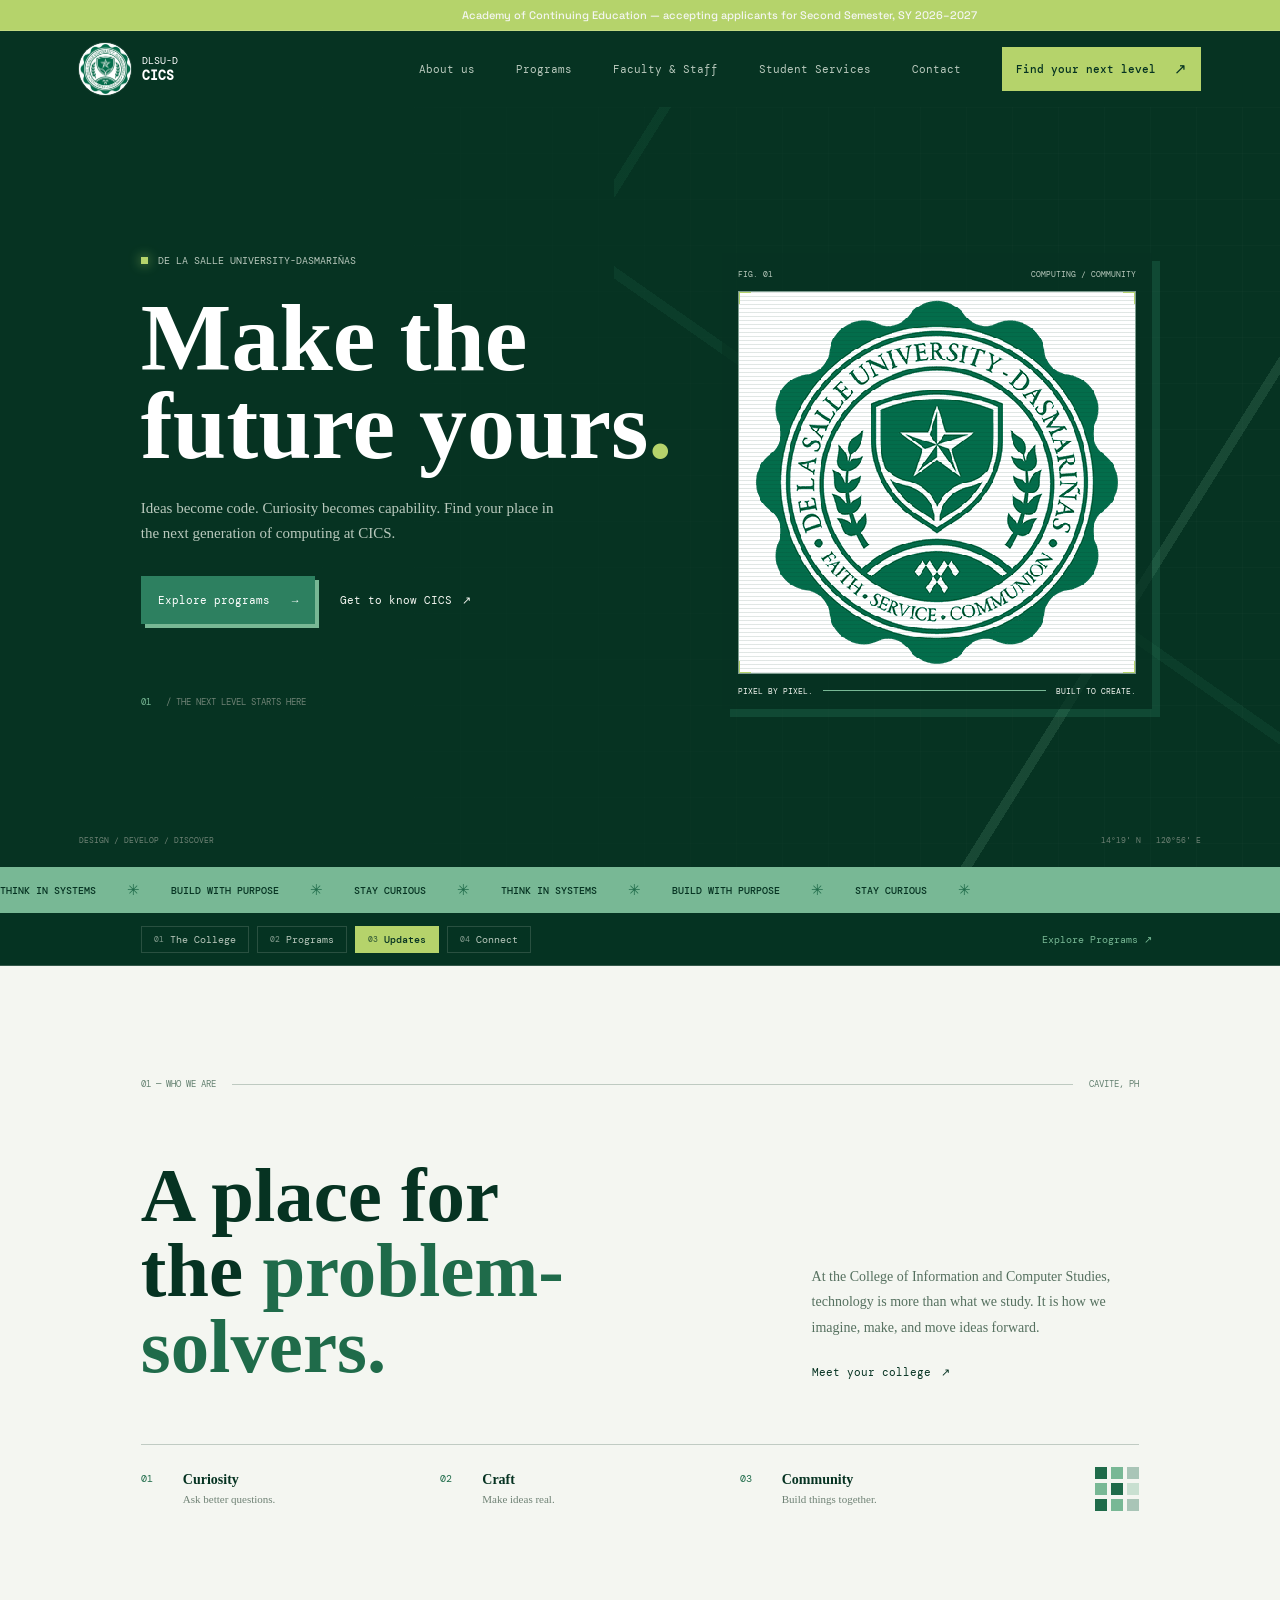
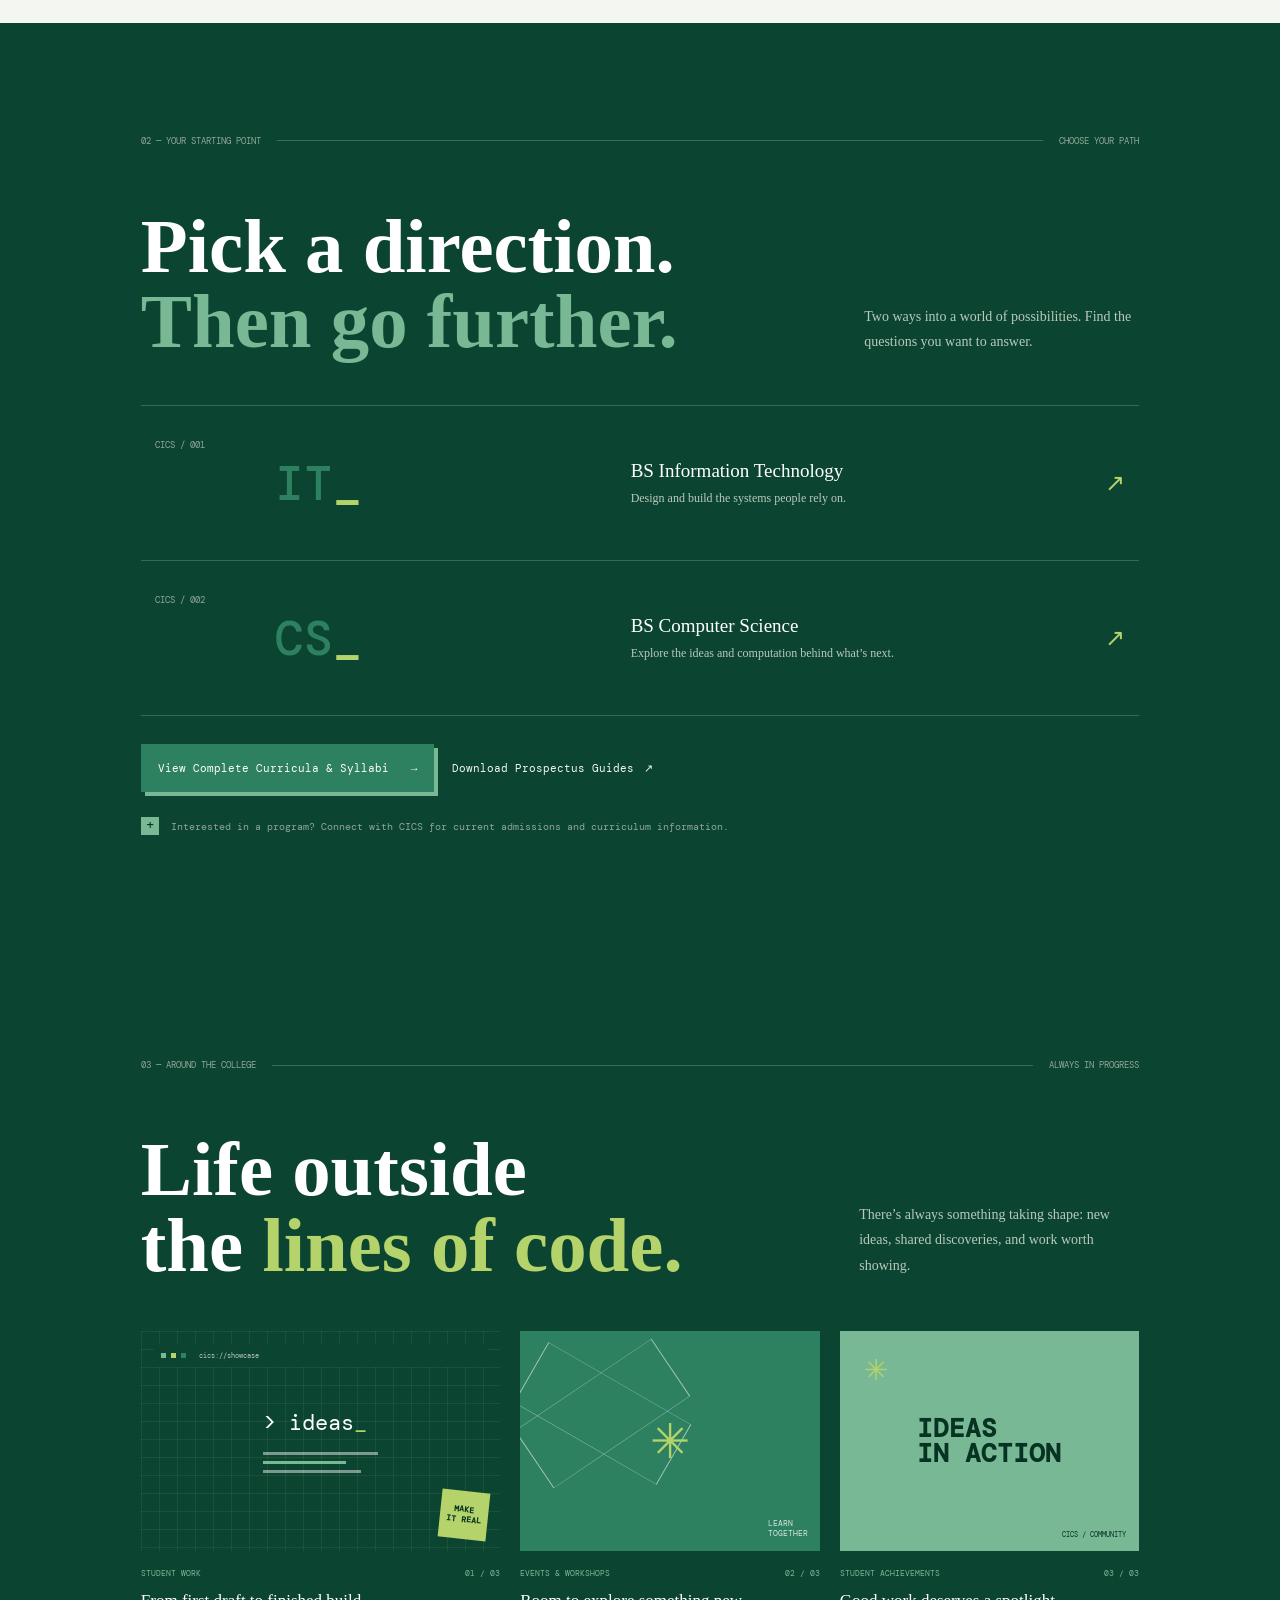
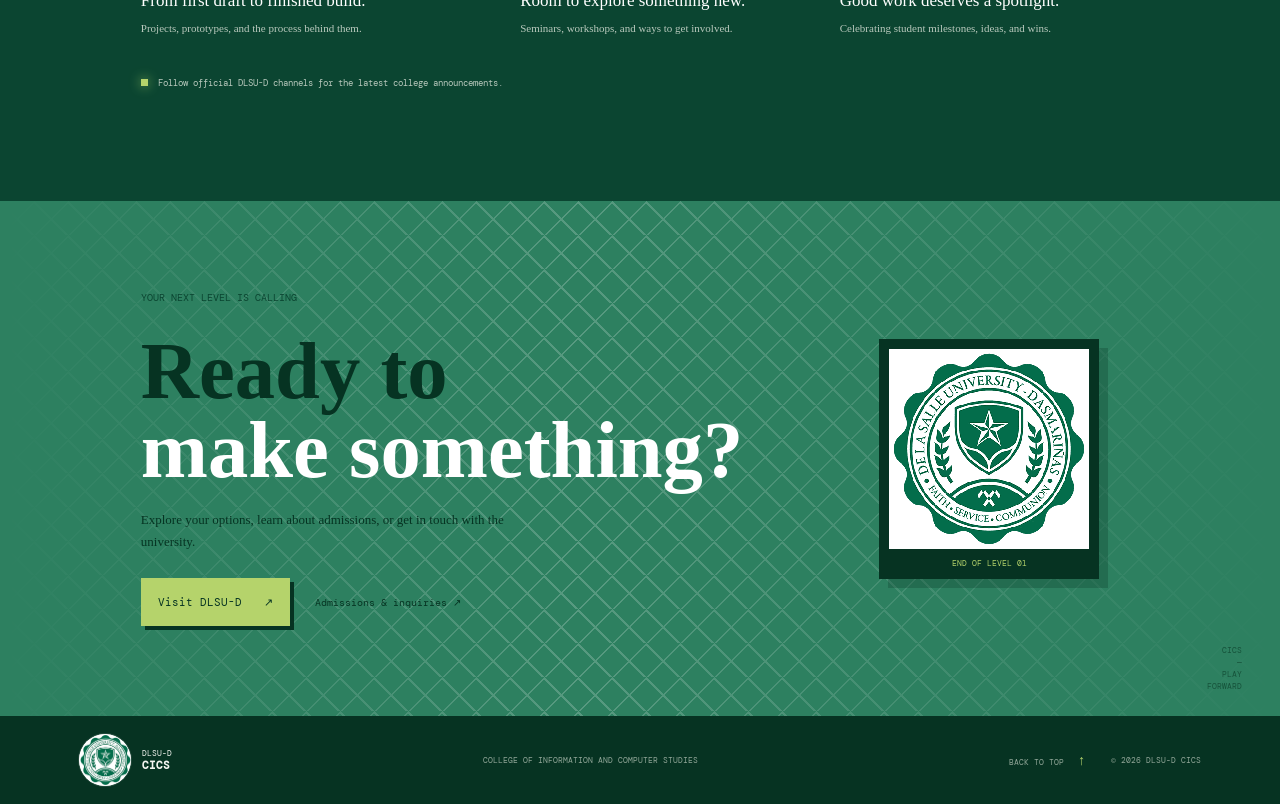
<file: src/index.html>
<!doctype html>
<html lang="en">
  <head>
    <meta charset="utf-8" />
    <meta name="viewport" content="width=device-width, initial-scale=1" />
    <meta name="theme-color" content="#17091d" />
    <meta
      name="description"
      content="Discover the College of Information and Computer Studies at De La Salle University-Dasmariñas."
    />
    <title>CICS | De La Salle University-Dasmariñas</title>
    <link rel="preconnect" href="https://fonts.googleapis.com" />
    <link rel="preconnect" href="https://fonts.gstatic.com" crossorigin />
    <link
      href="https://fonts.googleapis.com/css2?family=DM+Mono:wght@400;500&family=Space+Grotesk:wght@400;500;600;700&display=swap"
      rel="stylesheet"
    />
    <link rel="stylesheet" href="styles.css" />
    <script src="script.js" defer></script>
  </head>
  <body>
    <a class="skip-link" href="#main">Skip to content</a>
    <header class="site-header">
      <a class="brand" href="#top" aria-label="CICS home">
        <span class="brand-mark"
          ><img src="../assets/logo.png" alt="CICS logo"
        /></span>
        <span class="brand-copy">DLSU-D <b>CICS</b></span>
      </a>
      <button
        class="menu-toggle"
        type="button"
        aria-expanded="false"
        aria-controls="site-nav"
        aria-label="Open navigation"
      >
        <span></span><span></span>
      </button>
      <nav class="site-nav" id="site-nav" aria-label="Main navigation">
        <a href="about.html">About us</a>
        <a href="programs.html">Programs</a>
        <a href="faculty.html">Faculty &amp; Staff</a>
        <a href="student-services.html">Student Services</a>
        <a href="contact.html">Contact</a>
        <a class="nav-apply" href="#connect"
          >Find your next level <span aria-hidden="true">↗</span></a
        >
      </nav>
    </header>

    <main id="main">
      <section class="hero" id="top" aria-labelledby="hero-title">
        <div class="hero-grid" aria-hidden="true"></div>
        <div class="hero-copy reveal">
          <p class="eyebrow">
            <span class="status-dot"></span> De La Salle University-Dasmariñas
          </p>
          <h1 id="hero-title">
            Make the<br /><span>future</span> yours<span class="period">.</span>
          </h1>
          <p class="hero-description">
            Ideas become code. Curiosity becomes capability. Find your place in
            the next generation of computing at CICS.
          </p>
          <div class="hero-actions">
            <a class="button button-primary" href="programs.html"
              >Explore programs <span aria-hidden="true">→</span></a
            >
            <a class="text-link" href="#about"
              >Get to know CICS <span aria-hidden="true">↗</span></a
            >
          </div>
          <p class="hero-index"><span>01</span> / THE NEXT LEVEL STARTS HERE</p>
        </div>
        <div class="hero-art reveal" aria-label="CICS college logo artwork">
          <div class="art-label art-label-top">
            <span>FIG. 01</span><span>COMPUTING / COMMUNITY</span>
          </div>
          <div class="logo-frame">
            <span class="frame-corner corner-tl"></span
            ><span class="frame-corner corner-tr"></span>
            <img
              src="../assets/logo.png"
              alt="College of Information and Computer Studies logo"
            />
            <div class="logo-pixels" aria-hidden="true"></div>
            <span class="frame-corner corner-bl"></span
            ><span class="frame-corner corner-br"></span>
          </div>
          <div class="art-caption">
            <span>PIXEL BY PIXEL.</span><span class="caption-line"></span
            ><span>BUILT TO CREATE.</span>
          </div>
        </div>
        <div class="hero-bottom" aria-hidden="true">
          <span>DESIGN / DEVELOP / DISCOVER</span
          ><span>14°19' N &nbsp; 120°56' E</span>
        </div>
      </section>

      <div
        class="ticker"
        aria-label="College of Information and Computer Studies"
      >
        <div class="ticker-track" aria-hidden="true">
          <span>THINK IN SYSTEMS</span><i>✳</i><span>BUILD WITH PURPOSE</span
          ><i>✳</i><span>STAY CURIOUS</span><i>✳</i><span>THINK IN SYSTEMS</span
          ><i>✳</i><span>BUILD WITH PURPOSE</span><i>✳</i
          ><span>STAY CURIOUS</span><i>✳</i>
        </div>
      </div>

      <nav
        class="program-subnav-sticky"
        aria-label="Homepage sections navigation"
      >
        <div class="program-subnav-inner">
          <div class="subnav-pills">
            <a class="subnav-pill active" href="#about"
              ><span>01</span> The College</a
            >
            <a class="subnav-pill" href="#programs"><span>02</span> Programs</a>
            <a class="subnav-pill" href="#updates"><span>03</span> Updates</a>
            <a class="subnav-pill" href="#connect"><span>04</span> Connect</a>
          </div>
          <a class="subnav-quick-cta" href="programs.html"
            ><span>Explore Programs</span> <span aria-hidden="true">↗</span></a
          >
        </div>
      </nav>

      <section
        class="intro section-pad"
        id="about"
        aria-labelledby="about-title"
      >
        <div class="section-kicker reveal">
          <span>01 — WHO WE ARE</span><span class="kicker-rule"></span
          ><span>CAVITE, PH</span>
        </div>
        <div class="intro-content">
          <h2 class="reveal" id="about-title">
            A place for<br />the <span>problem-solvers.</span>
          </h2>
          <div class="intro-aside reveal">
            <p>
              At the College of Information and Computer Studies, technology is
              more than what we study. It is how we imagine, make, and move
              ideas forward.
            </p>
            <a class="text-link" href="about.html"
              >Meet your college <span aria-hidden="true">↗</span></a
            >
          </div>
        </div>
        <div class="value-strip reveal">
          <div>
            <span class="value-number">01</span><b>Curiosity</b
            ><span>Ask better questions.</span>
          </div>
          <div>
            <span class="value-number">02</span><b>Craft</b
            ><span>Make ideas real.</span>
          </div>
          <div>
            <span class="value-number">03</span><b>Community</b
            ><span>Build things together.</span>
          </div>
          <div class="value-pixel" aria-hidden="true">
            <span></span><span></span><span></span><span></span><span></span
            ><span></span><span></span><span></span><span></span>
          </div>
        </div>
      </section>

      <section
        class="programs section-pad"
        id="programs"
        aria-labelledby="programs-title"
      >
        <div class="section-kicker reveal">
          <span>02 — YOUR STARTING POINT</span><span class="kicker-rule"></span
          ><span>CHOOSE YOUR PATH</span>
        </div>
        <div class="section-heading reveal">
          <h2 id="programs-title">
            Pick a direction.<br /><span>Then go further.</span>
          </h2>
          <p>
            Two ways into a world of possibilities. Find the questions you want
            to answer.
          </p>
        </div>
        <div class="program-list">
          <a class="program-card reveal" href="programs.html#bsit">
            <span class="program-code">CICS / 001</span>
            <span class="program-initials">IT<span>_</span></span>
            <span class="program-detail"
              ><b>BS Information Technology</b
              ><span>Design and build the systems people rely on.</span></span
            >
            <span class="program-arrow" aria-hidden="true">↗</span>
          </a>
          <a class="program-card reveal" href="programs.html#bscs">
            <span class="program-code">CICS / 002</span>
            <span class="program-initials">CS<span>_</span></span>
            <span class="program-detail"
              ><b>BS Computer Science</b
              ><span
                >Explore the ideas and computation behind what’s next.</span
              ></span
            >
            <span class="program-arrow" aria-hidden="true">↗</span>
          </a>
        </div>
        <div
          style="
            margin-top: 28px;
            display: flex;
            flex-wrap: wrap;
            gap: 18px;
            align-items: center;
          "
          class="reveal"
        >
          <a class="button button-primary" href="programs.html">
            View Complete Curricula &amp; Syllabi
            <span aria-hidden="true">→</span>
          </a>
          <a class="text-link" href="programs.html#prospectus">
            Download Prospectus Guides <span aria-hidden="true">↗</span>
          </a>
        </div>
        <p class="program-note reveal">
          <span class="pixel-mark" aria-hidden="true">+</span> Interested in a
          program? Connect with CICS for current admissions and curriculum
          information.
        </p>
      </section>

      <section
        class="updates section-pad"
        id="updates"
        aria-labelledby="updates-title"
      >
        <div class="section-kicker reveal">
          <span>03 — AROUND THE COLLEGE</span><span class="kicker-rule"></span
          ><span>ALWAYS IN PROGRESS</span>
        </div>
        <div class="updates-heading reveal">
          <h2 id="updates-title">
            Life outside<br />the <span>lines of code.</span>
          </h2>
          <p>
            There’s always something taking shape: new ideas, shared
            discoveries, and work worth showing.
          </p>
        </div>
        <div class="update-grid">
          <article class="update-item update-feature reveal">
            <div class="update-art art-terminal" aria-hidden="true">
              <span class="terminal-bar"
                ><i></i><i></i><i></i><b>cics://showcase</b></span
              ><span class="terminal-prompt"
                >&gt; ideas<span class="cursor">_</span></span
              ><span class="terminal-lines"><i></i><i></i><i></i></span
              ><span class="terminal-sticker">MAKE<br />IT REAL</span>
            </div>
            <div class="update-meta">
              <span>STUDENT WORK</span><span>01 / 03</span>
            </div>
            <h3>From first draft to finished build.</h3>
            <p>Projects, prototypes, and the process behind them.</p>
          </article>
          <article class="update-item reveal">
            <div class="update-art art-orbit" aria-hidden="true">
              <span class="orbit-ring ring-one"></span
              ><span class="orbit-ring ring-two"></span
              ><span class="orbit-core">✳</span
              ><span class="orbit-label">LEARN<br />TOGETHER</span>
            </div>
            <div class="update-meta">
              <span>EVENTS &amp; WORKSHOPS</span><span>02 / 03</span>
            </div>
            <h3>Room to explore something new.</h3>
            <p>Seminars, workshops, and ways to get involved.</p>
          </article>
          <article class="update-item reveal">
            <div class="update-art art-award" aria-hidden="true">
              <span class="award-sun">✳</span
              ><span class="award-type">IDEAS<br />IN ACTION</span
              ><span class="award-small">CICS / COMMUNITY</span>
            </div>
            <div class="update-meta">
              <span>STUDENT ACHIEVEMENTS</span><span>03 / 03</span>
            </div>
            <h3>Good work deserves a spotlight.</h3>
            <p>Celebrating student milestones, ideas, and wins.</p>
          </article>
        </div>
        <p class="updates-note">
          <span class="status-dot"></span> Follow official DLSU-D channels for
          the latest college announcements.
        </p>
      </section>

      <section class="connect" id="connect" aria-labelledby="connect-title">
        <div class="connect-pattern" aria-hidden="true"></div>
        <div class="connect-content reveal">
          <p class="eyebrow">YOUR NEXT LEVEL IS CALLING</p>
          <h2 id="connect-title">Ready to<br /><span>make something?</span></h2>
          <p>
            Explore your options, learn about admissions, or get in touch with
            the university.
          </p>
          <div class="connect-actions">
            <a
              class="button button-light"
              href="https://www.dlsud.edu.ph/"
              target="_blank"
              rel="noreferrer"
              >Visit DLSU-D <span aria-hidden="true">↗</span></a
            >
            <a
              class="connect-link"
              href="https://www.dlsud.edu.ph/"
              target="_blank"
              rel="noreferrer"
              >Admissions &amp; inquiries <span aria-hidden="true">↗</span></a
            >
          </div>
        </div>
        <div class="connect-logo reveal">
          <img src="../assets/logo.png" alt="CICS pixel-art logo" /><span
            >END OF LEVEL 01</span
          >
        </div>
        <div class="connect-index" aria-hidden="true">
          CICS<br />—<br />PLAY<br />FORWARD
        </div>
      </section>
    </main>

    <footer class="site-footer">
      <a class="brand footer-brand" href="#top" aria-label="CICS back to top"
        ><span class="brand-mark"
          ><img src="../assets/logo.png" alt="CICS logo"
        /></span>
        <span class="brand-copy">DLSU-D <b>CICS</b></span></a
      >
      <span class="footer-note"
        >COLLEGE OF INFORMATION AND COMPUTER STUDIES</span
      >
      <a class="back-top" href="#top"
        >BACK TO TOP <span aria-hidden="true">↑</span></a
      >
      <span class="copyright"
        >© <span id="current-year">2025</span> DLSU-D CICS</span
      >
    </footer>
  </body>
</html>
</file>
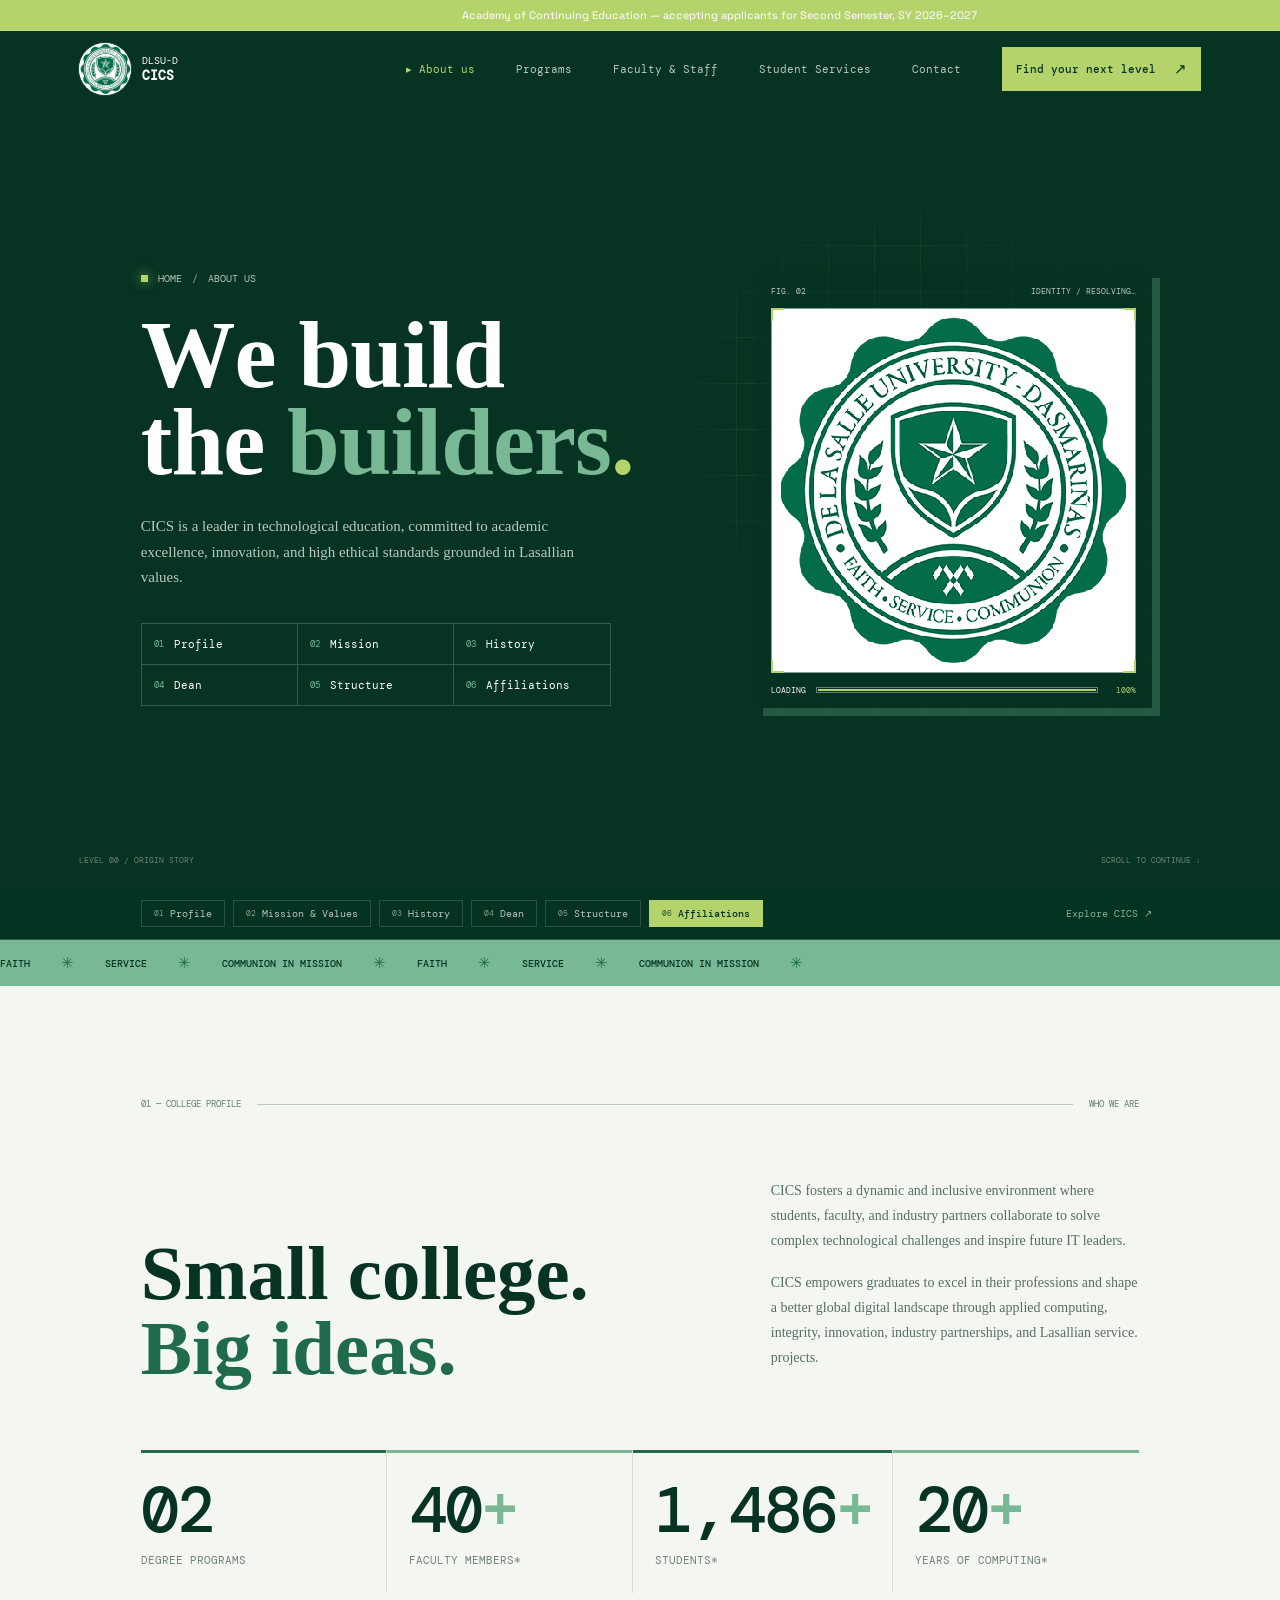
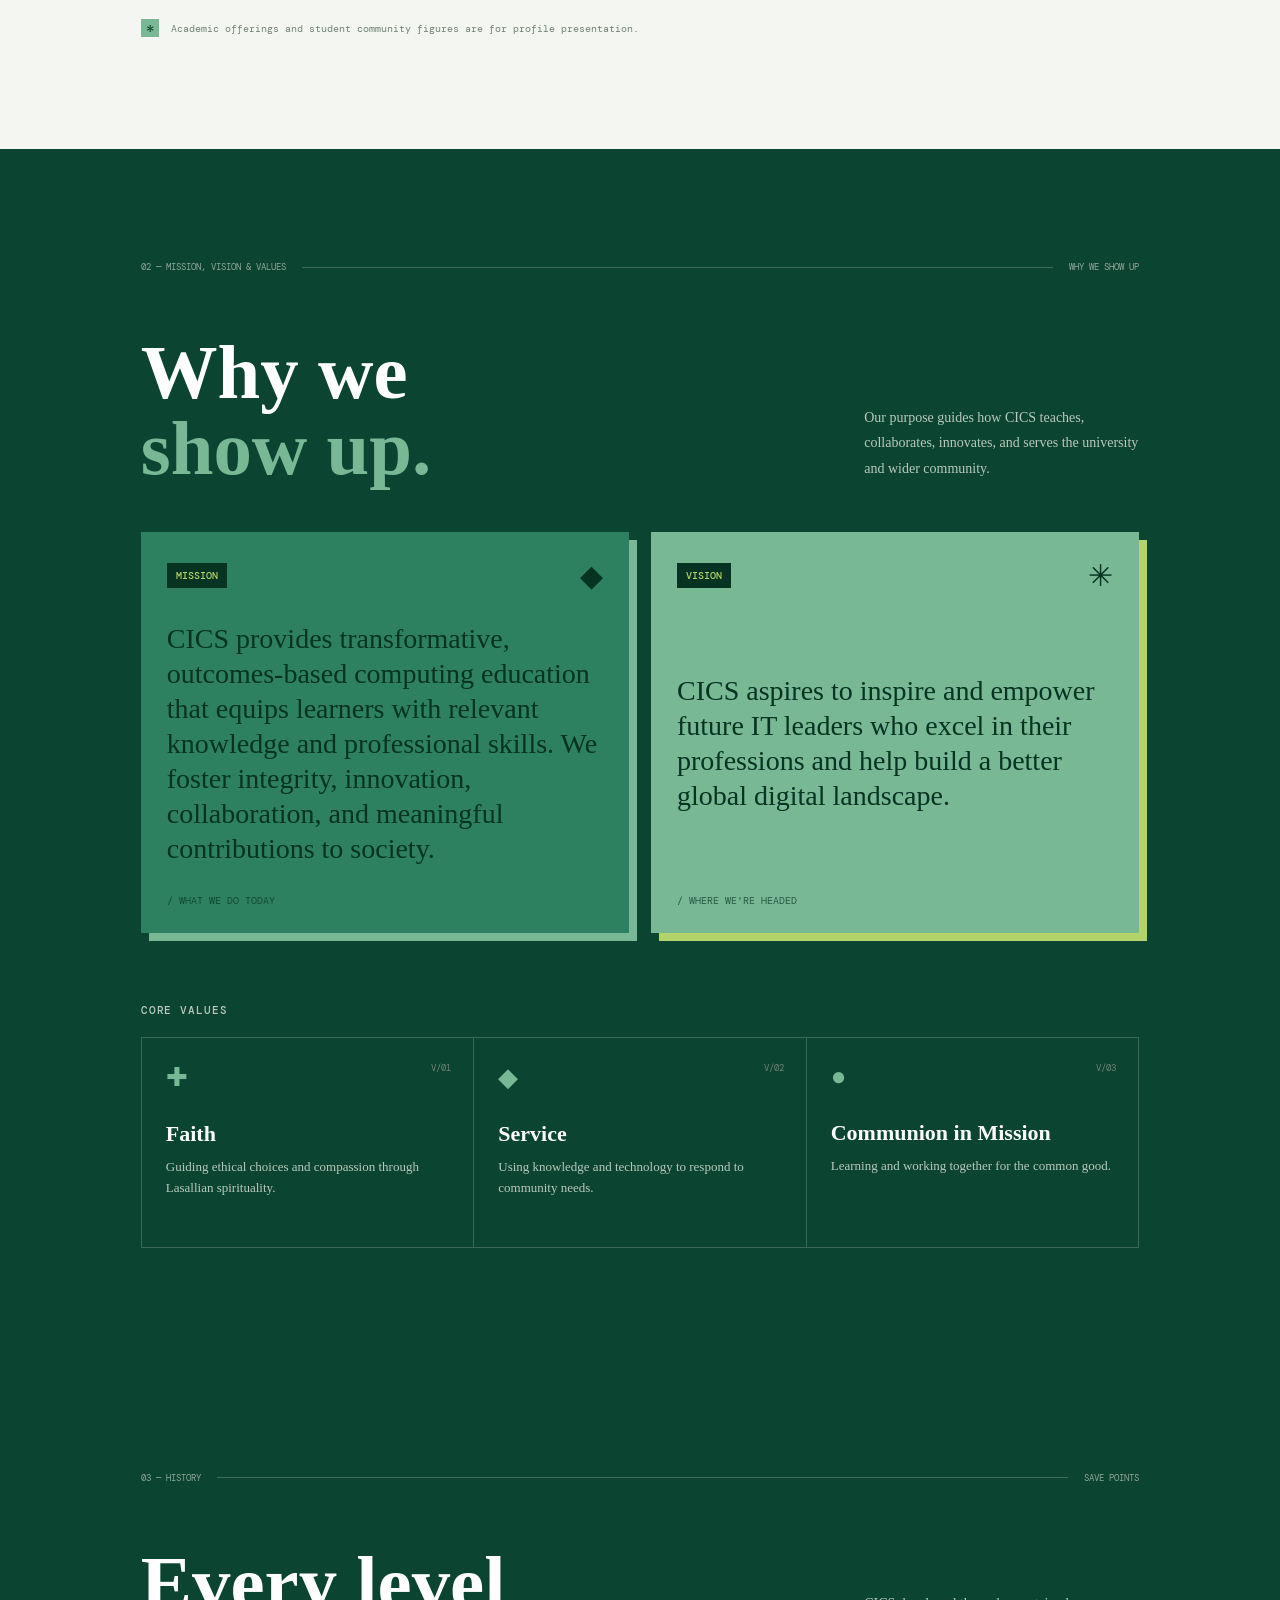
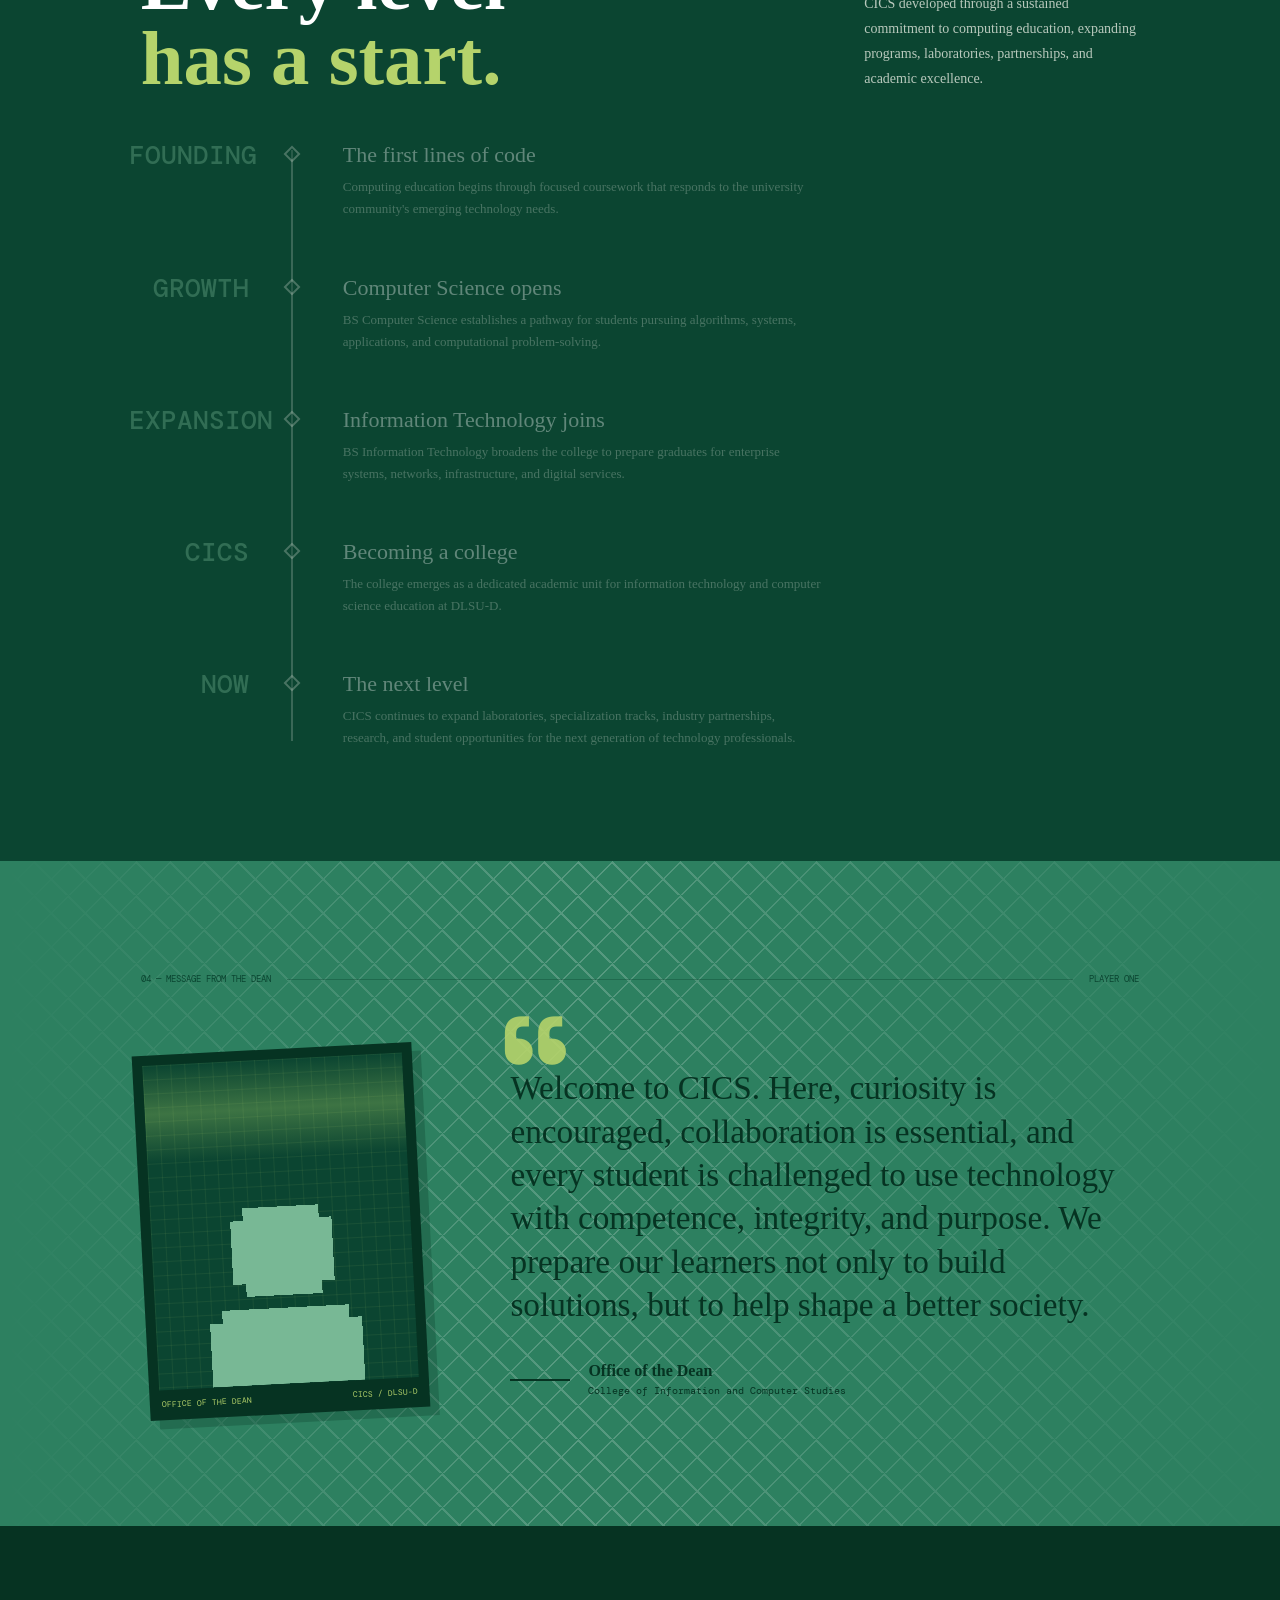
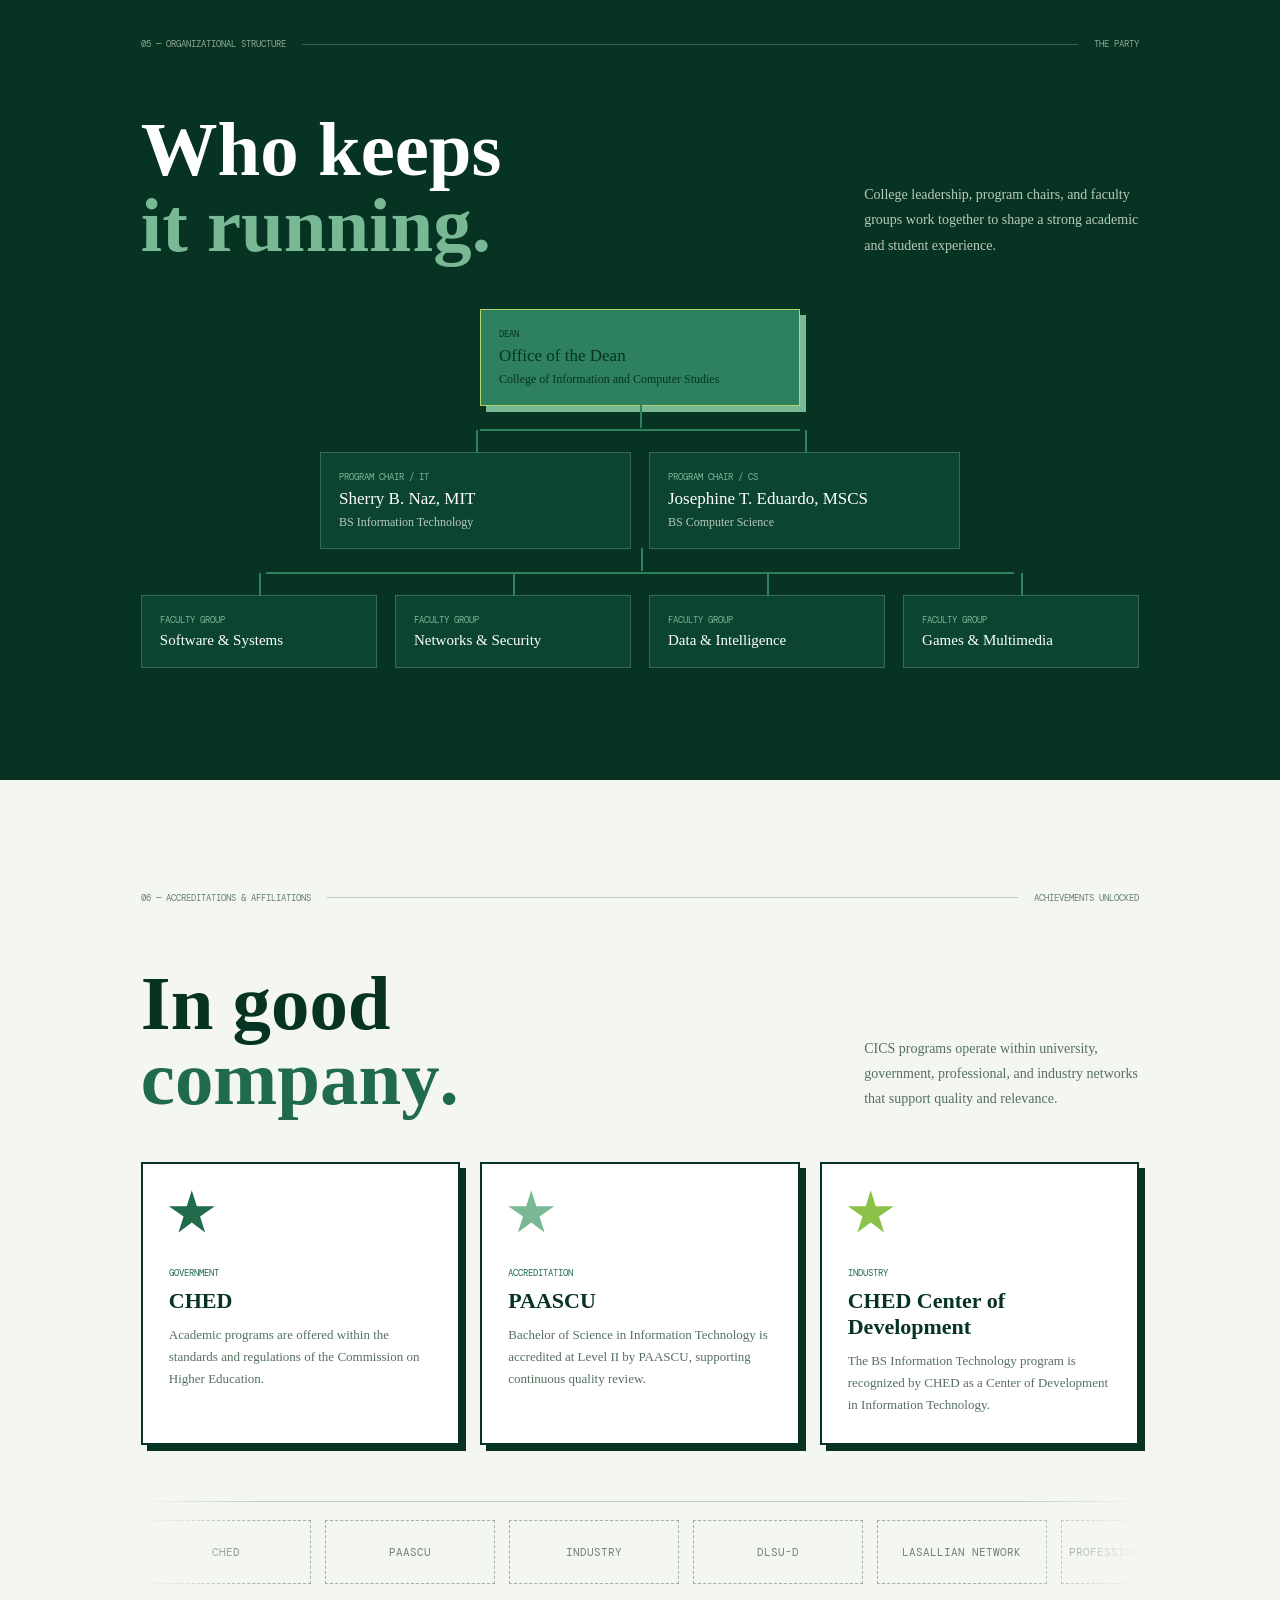
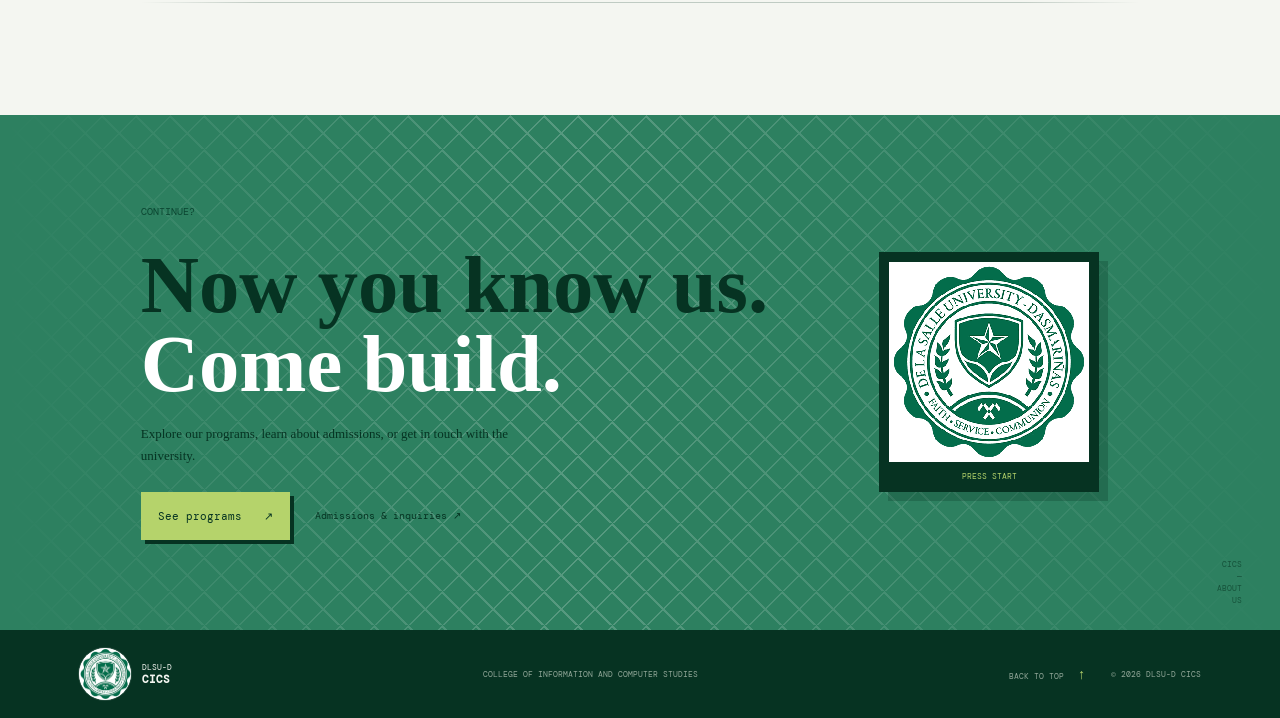
<file: src/about.html>
<!doctype html>
<html lang="en">
  <head>
    <meta charset="utf-8" />
    <meta name="viewport" content="width=device-width, initial-scale=1" />
    <meta name="theme-color" content="#17091d" />
    <meta
      name="description"
      content="About the College of Information and Computer Studies at De La Salle University-Dasmariñas: profile, mission, history, leadership, and affiliations."
    />
    <title>About Us | CICS DLSU-D</title>
    <link rel="preconnect" href="https://fonts.googleapis.com" />
    <link rel="preconnect" href="https://fonts.gstatic.com" crossorigin />
    <link
      href="https://fonts.googleapis.com/css2?family=DM+Mono:wght@400;500&family=Space+Grotesk:wght@400;500;600;700&display=swap"
      rel="stylesheet"
    />
    <link rel="stylesheet" href="styles.css" />
    <link rel="stylesheet" href="about.css" />
    <script src="script.js" defer></script>
    <script src="about.js" defer></script>
  </head>
  <body class="page-about">
    <a class="skip-link" href="#main">Skip to content</a>
    <div class="scroll-progress" aria-hidden="true"></div>

    <header class="site-header">
      <a class="brand" href="index.html" aria-label="CICS home">
        <span class="brand-mark"
          ><img src="../assets/logo.png" alt="CICS logo"
        /></span>
        <span class="brand-copy">DLSU-D <b>CICS</b></span>
      </a>
      <button
        class="menu-toggle"
        type="button"
        aria-expanded="false"
        aria-controls="site-nav"
        aria-label="Open navigation"
      >
        <span></span><span></span>
      </button>
      <nav class="site-nav" id="site-nav" aria-label="Main navigation">
        <a href="about.html" aria-current="page">About us</a>
        <a href="index.html#programs">Programs</a>
        <a href="faculty.html">Faculty &amp; Staff</a>
        <a href="student-services.html">Student Services</a>
        <a href="contact.html">Contact</a>
        <a class="nav-apply" href="#connect"
          >Find your next level <span aria-hidden="true">↗</span></a
        >
      </nav>
    </header>

    <main id="main">
      <!-- ============ HERO ============ -->
      <section class="about-hero" id="top" aria-labelledby="about-hero-title">
        <div class="hero-grid" aria-hidden="true"></div>
        <div class="spotlight-grid" aria-hidden="true"></div>

        <div class="about-hero-copy">
          <p class="eyebrow breadcrumb">
            <span class="status-dot"></span>
            <a href="index.html">HOME</a><span aria-hidden="true">/</span
            ><span>ABOUT US</span>
          </p>
          <h1 id="about-hero-title" data-split>
            We build<br />the <span class="accent-pink">builders</span
            ><span class="accent-acid">.</span>
          </h1>
          <p class="about-hero-description reveal" style="--i: 6">
            CICS is a leader in technological education, committed to academic
            excellence, innovation, and high ethical standards grounded in
            Lasallian values.
          </p>
          <nav
            class="chapter-nav reveal"
            style="--i: 8"
            aria-label="On this page"
          >
            <a href="#profile"><span>01</span>Profile</a>
            <a href="#purpose"><span>02</span>Mission</a>
            <a href="#history"><span>03</span>History</a>
            <a href="#dean"><span>04</span>Dean</a>
            <a href="#structure"><span>05</span>Structure</a>
            <a href="#recognition"><span>06</span>Affiliations</a>
          </nav>
        </div>

        <figure class="mosaic-card reveal" style="--i: 3">
          <div class="art-label">
            <span>FIG. 02</span><span>IDENTITY / RESOLVING…</span>
          </div>
          <div class="mosaic" data-mosaic>
            <img src="../assets/logo.png" alt="CICS pixel-art logo" />
            <div class="mosaic-cells" aria-hidden="true"></div>
            <span class="frame-corner corner-tl"></span
            ><span class="frame-corner corner-tr"></span
            ><span class="frame-corner corner-bl"></span
            ><span class="frame-corner corner-br"></span>
          </div>
          <figcaption class="art-caption">
            <span>LOADING</span><span class="load-bar"><i></i></span
            ><span class="load-pct">100%</span>
          </figcaption>
        </figure>

        <div class="hero-bottom" aria-hidden="true">
          <span>LEVEL 00 / ORIGIN STORY</span><span>SCROLL TO CONTINUE ↓</span>
        </div>
      </section>

      <nav
        class="program-subnav-sticky"
        aria-label="About CICS sections navigation"
      >
        <div class="program-subnav-inner">
          <div class="subnav-pills">
            <a class="subnav-pill active" href="#profile"
              ><span>01</span> Profile</a
            >
            <a class="subnav-pill" href="#purpose"
              ><span>02</span> Mission &amp; Values</a
            >
            <a class="subnav-pill" href="#history"><span>03</span> History</a>
            <a class="subnav-pill" href="#dean"><span>04</span> Dean</a>
            <a class="subnav-pill" href="#structure"
              ><span>05</span> Structure</a
            >
            <a class="subnav-pill" href="#recognition"
              ><span>06</span> Affiliations</a
            >
          </div>
          <a class="subnav-quick-cta" href="#connect"
            ><span>Explore CICS</span> <span aria-hidden="true">↗</span></a
          >
        </div>
      </nav>

      <div class="ticker" aria-hidden="true">
        <div class="ticker-track">
          <span>FAITH</span><i>✳</i><span>SERVICE</span><i>✳</i
          ><span>COMMUNION IN MISSION</span><i>✳</i><span>FAITH</span><i>✳</i
          ><span>SERVICE</span><i>✳</i><span>COMMUNION IN MISSION</span><i>✳</i>
        </div>
      </div>

      <!-- ============ 01 PROFILE ============ -->
      <section
        class="profile section-pad"
        id="profile"
        aria-labelledby="profile-title"
      >
        <div class="section-kicker reveal">
          <span>01 — COLLEGE PROFILE</span><span class="kicker-rule"></span
          ><span>WHO WE ARE</span>
        </div>
        <div class="profile-content">
          <h2 id="profile-title" data-split>
            Small college.<br /><span>Big ideas.</span>
          </h2>
          <div class="profile-copy">
            <p class="reveal">
              CICS fosters a dynamic and inclusive environment where students,
              faculty, and industry partners collaborate to solve complex
              technological challenges and inspire future IT leaders.
            </p>
            <p class="reveal" style="--i: 1">
              CICS empowers graduates to excel in their professions and shape a
              better global digital landscape through applied computing,
              integrity, innovation, industry partnerships, and Lasallian
              service. projects.
            </p>
          </div>
        </div>
        <div class="stat-grid">
          <div class="stat reveal" style="--i: 0">
            <span class="stat-num"
              ><span data-count="2" data-pad="2">00</span></span
            >
            <span class="stat-label">Degree programs</span>
          </div>
          <div class="stat reveal" style="--i: 1">
            <span class="stat-num"><span data-count="40">0</span><i>+</i></span>
            <span class="stat-label">Faculty members*</span>
          </div>
          <div class="stat reveal" style="--i: 2">
            <span class="stat-num"
              ><span data-count="1500">0</span><i>+</i></span
            >
            <span class="stat-label">Students*</span>
          </div>
          <div class="stat reveal" style="--i: 3">
            <span class="stat-num"><span data-count="20">0</span><i>+</i></span>
            <span class="stat-label">Years of computing*</span>
          </div>
        </div>
        <p class="placeholder-note reveal">
          <span class="pixel-mark" aria-hidden="true">*</span> Academic
          offerings and student community figures are for profile presentation.
        </p>
      </section>

      <!-- ============ 02 MISSION / VISION / VALUES ============ -->
      <section
        class="purpose section-pad"
        id="purpose"
        aria-labelledby="purpose-title"
      >
        <div class="section-kicker reveal">
          <span>02 — MISSION, VISION &amp; VALUES</span
          ><span class="kicker-rule"></span><span>WHY WE SHOW UP</span>
        </div>
        <div class="section-heading">
          <h2 id="purpose-title" data-split>
            Why we<br /><span>show up.</span>
          </h2>
          <p class="reveal">
            Our purpose guides how CICS teaches, collaborates, innovates, and
            serves the university and wider community.
          </p>
        </div>

        <div class="mv-grid">
          <article class="mv-card mv-mission tilt reveal">
            <span class="mv-glare" aria-hidden="true"></span>
            <div class="mv-top">
              <span class="mv-tag">MISSION</span><span class="mv-icon">◆</span>
            </div>
            <p class="mv-text">
              CICS provides transformative, outcomes-based computing education
              that equips learners with relevant knowledge and professional
              skills. We foster integrity, innovation, collaboration, and
              meaningful contributions to society.
            </p>
            <span class="mv-foot">/ WHAT WE DO TODAY</span>
          </article>
          <article class="mv-card mv-vision tilt reveal" style="--i: 1">
            <span class="mv-glare" aria-hidden="true"></span>
            <div class="mv-top">
              <span class="mv-tag">VISION</span><span class="mv-icon">✳</span>
            </div>
            <p class="mv-text">
              CICS aspires to inspire and empower future IT leaders who excel in
              their professions and help build a better global digital
              landscape.
            </p>
            <span class="mv-foot">/ WHERE WE'RE HEADED</span>
          </article>
        </div>

        <h3 class="values-title reveal">Core values</h3>
        <div class="values-grid">
          <div class="value-tile reveal" style="--i: 0">
            <span class="value-glyph" aria-hidden="true">✚</span>
            <b>Faith</b>
            <span
              >Guiding ethical choices and compassion through Lasallian
              spirituality.</span
            >
            <span class="value-idx">V/01</span>
          </div>
          <div class="value-tile reveal" style="--i: 1">
            <span class="value-glyph" aria-hidden="true">◆</span>
            <b>Service</b>
            <span
              >Using knowledge and technology to respond to community
              needs.</span
            >
            <span class="value-idx">V/02</span>
          </div>
          <div class="value-tile reveal" style="--i: 2">
            <span class="value-glyph" aria-hidden="true">●</span>
            <b>Communion in Mission</b>
            <span>Learning and working together for the common good.</span>
            <span class="value-idx">V/03</span>
          </div>
        </div>
      </section>

      <!-- ============ 03 HISTORY ============ -->
      <section
        class="history section-pad"
        id="history"
        aria-labelledby="history-title"
      >
        <div class="section-kicker reveal">
          <span>03 — HISTORY</span><span class="kicker-rule"></span
          ><span>SAVE POINTS</span>
        </div>
        <div class="section-heading">
          <h2 id="history-title" data-split>
            Every level<br /><span>has a start.</span>
          </h2>
          <p class="reveal">
            CICS developed through a sustained commitment to computing
            education, expanding programs, laboratories, partnerships, and
            academic excellence.
          </p>
        </div>

        <ol class="timeline" data-timeline>
          <li class="timeline-item">
            <span class="timeline-node" aria-hidden="true"></span>
            <span class="timeline-year">FOUNDING</span>
            <div class="timeline-body">
              <h3>The first lines of code</h3>
              <p>
                Computing education begins through focused coursework that
                responds to the university community's emerging technology
                needs.
              </p>
            </div>
          </li>
          <li class="timeline-item">
            <span class="timeline-node" aria-hidden="true"></span>
            <span class="timeline-year">GROWTH</span>
            <div class="timeline-body">
              <h3>Computer Science opens</h3>
              <p>
                BS Computer Science establishes a pathway for students pursuing
                algorithms, systems, applications, and computational
                problem-solving.
              </p>
            </div>
          </li>
          <li class="timeline-item">
            <span class="timeline-node" aria-hidden="true"></span>
            <span class="timeline-year">EXPANSION</span>
            <div class="timeline-body">
              <h3>Information Technology joins</h3>
              <p>
                BS Information Technology broadens the college to prepare
                graduates for enterprise systems, networks, infrastructure, and
                digital services.
              </p>
            </div>
          </li>
          <li class="timeline-item">
            <span class="timeline-node" aria-hidden="true"></span>
            <span class="timeline-year">CICS</span>
            <div class="timeline-body">
              <h3>Becoming a college</h3>
              <p>
                The college emerges as a dedicated academic unit for information
                technology and computer science education at DLSU-D.
              </p>
            </div>
          </li>
          <li class="timeline-item">
            <span class="timeline-node" aria-hidden="true"></span>
            <span class="timeline-year">NOW</span>
            <div class="timeline-body">
              <h3>The next level</h3>
              <p>
                CICS continues to expand laboratories, specialization tracks,
                industry partnerships, research, and student opportunities for
                the next generation of technology professionals.
              </p>
            </div>
          </li>
        </ol>
      </section>

      <!-- ============ 04 DEAN ============ -->
      <section class="dean" id="dean" aria-labelledby="dean-title">
        <div class="connect-pattern" aria-hidden="true"></div>
        <div class="section-kicker reveal">
          <span>04 — MESSAGE FROM THE DEAN</span
          ><span class="kicker-rule"></span><span>PLAYER ONE</span>
        </div>
        <div class="dean-layout">
          <figure class="dean-portrait reveal">
            <div class="portrait-frame">
              <svg
                class="pixel-person"
                viewBox="0 0 16 16"
                shape-rendering="crispEdges"
                aria-hidden="true"
              >
                <rect x="5" y="2" width="6" height="1" />
                <rect x="4" y="3" width="8" height="5" />
                <rect x="5" y="8" width="6" height="1" />
                <rect x="3" y="10" width="10" height="1" />
                <rect x="2" y="11" width="12" height="5" />
              </svg>
              <span class="portrait-scan" aria-hidden="true"></span>
            </div>
            <figcaption>
              <span>OFFICE OF THE DEAN</span><span>CICS / DLSU-D</span>
            </figcaption>
          </figure>

          <div class="dean-message">
            <h2 class="visually-hidden" id="dean-title">
              Message from the Dean
            </h2>
            <span class="quote-mark" aria-hidden="true">“</span>
            <blockquote data-words>
              Welcome to CICS. Here, curiosity is encouraged, collaboration is
              essential, and every student is challenged to use technology with
              competence, integrity, and purpose. We prepare our learners not
              only to build solutions, but to help shape a better society.
            </blockquote>
            <div class="dean-sign reveal">
              <span class="sign-line"></span>
              <div>
                <b>Office of the Dean</b>
                <span>College of Information and Computer Studies</span>
              </div>
            </div>
          </div>
        </div>
      </section>

      <!-- ============ 05 STRUCTURE ============ -->
      <section
        class="structure section-pad"
        id="structure"
        aria-labelledby="structure-title"
      >
        <div class="section-kicker reveal">
          <span>05 — ORGANIZATIONAL STRUCTURE</span
          ><span class="kicker-rule"></span><span>THE PARTY</span>
        </div>
        <div class="section-heading">
          <h2 id="structure-title" data-split>
            Who keeps<br /><span>it running.</span>
          </h2>
          <p class="reveal">
            College leadership, program chairs, and faculty groups work together
            to shape a strong academic and student experience.
          </p>
        </div>

        <div class="org-tree" data-org>
          <div class="org-row org-row-1" style="--n: 1">
            <div class="org-node org-lead" style="--i: 0">
              <span class="org-role">DEAN</span>
              <b>Office of the Dean</b>
              <span class="org-sub"
                >College of Information and Computer Studies</span
              >
            </div>
          </div>
          <div class="org-row org-row-2" style="--n: 2">
            <div class="org-node" style="--i: 1">
              <span class="org-role">PROGRAM CHAIR / IT</span>
              <b>Sherry B. Naz, MIT</b>
              <span class="org-sub">BS Information Technology</span>
            </div>
            <div class="org-node" style="--i: 2">
              <span class="org-role">PROGRAM CHAIR / CS</span>
              <b>Josephine T. Eduardo, MSCS</b>
              <span class="org-sub">BS Computer Science</span>
            </div>
          </div>
          <div class="org-row org-row-3" style="--n: 4">
            <div class="org-node org-group" style="--i: 3">
              <span class="org-role">FACULTY GROUP</span>
              <b>Software &amp; Systems</b>
            </div>
            <div class="org-node org-group" style="--i: 4">
              <span class="org-role">FACULTY GROUP</span>
              <b>Networks &amp; Security</b>
            </div>
            <div class="org-node org-group" style="--i: 5">
              <span class="org-role">FACULTY GROUP</span>
              <b>Data &amp; Intelligence</b>
            </div>
            <div class="org-node org-group" style="--i: 6">
              <span class="org-role">FACULTY GROUP</span>
              <b>Games &amp; Multimedia</b>
            </div>
          </div>
        </div>
      </section>

      <!-- ============ 06 RECOGNITION ============ -->
      <section
        class="recognition section-pad"
        id="recognition"
        aria-labelledby="recognition-title"
      >
        <div class="section-kicker reveal">
          <span>06 — ACCREDITATIONS &amp; AFFILIATIONS</span
          ><span class="kicker-rule"></span><span>ACHIEVEMENTS UNLOCKED</span>
        </div>
        <div class="section-heading">
          <h2 id="recognition-title" data-split>
            In good<br /><span>company.</span>
          </h2>
          <p class="reveal">
            CICS programs operate within university, government, professional,
            and industry networks that support quality and relevance.
          </p>
        </div>

        <div class="badge-grid">
          <article class="badge-card reveal" style="--i: 0">
            <span class="badge-icon" aria-hidden="true"><i></i></span>
            <span class="badge-kind">GOVERNMENT</span>
            <h3>CHED</h3>
            <p>
              Academic programs are offered within the standards and regulations
              of the Commission on Higher Education.
            </p>
          </article>
          <article class="badge-card reveal" style="--i: 1">
            <span class="badge-icon" aria-hidden="true"><i></i></span>
            <span class="badge-kind">ACCREDITATION</span>
            <h3>PAASCU</h3>
            <p>
              Bachelor of Science in Information Technology is accredited at
              Level II by PAASCU, supporting continuous quality review.
            </p>
          </article>
          <article class="badge-card reveal" style="--i: 2">
            <span class="badge-icon" aria-hidden="true"><i></i></span>
            <span class="badge-kind">INDUSTRY</span>
            <h3>CHED Center of Development</h3>
            <p>
              The BS Information Technology program is recognized by CHED as a
              Center of Development in Information Technology.
            </p>
          </article>
        </div>

        <div class="partner-marquee" aria-label="Academic and industry network">
          <div class="partner-track">
            <span>CHED</span><span>PAASCU</span><span>INDUSTRY</span
            ><span>DLSU-D</span><span>LASALLIAN NETWORK</span
            ><span>PROFESSIONAL COMMUNITY</span
            ><span aria-hidden="true">CHED</span
            ><span aria-hidden="true">PAASCU</span
            ><span aria-hidden="true">INDUSTRY</span
            ><span aria-hidden="true">DLSU-D</span
            ><span aria-hidden="true">LASALLIAN NETWORK</span
            ><span aria-hidden="true">PROFESSIONAL COMMUNITY</span>
          </div>
        </div>
      </section>

      <!-- ============ CTA ============ -->
      <section class="connect" id="connect" aria-labelledby="connect-title">
        <div class="connect-pattern" aria-hidden="true"></div>
        <div class="connect-content reveal">
          <p class="eyebrow">CONTINUE?</p>
          <h2 id="connect-title">
            Now you know us.<br /><span>Come build.</span>
          </h2>
          <p>
            Explore our programs, learn about admissions, or get in touch with
            the university.
          </p>
          <div class="connect-actions">
            <a class="button button-light" href="index.html#programs"
              >See programs <span aria-hidden="true">↗</span></a
            >
            <a
              class="connect-link"
              href="https://www.dlsud.edu.ph/"
              target="_blank"
              rel="noreferrer"
              >Admissions &amp; inquiries <span aria-hidden="true">↗</span></a
            >
          </div>
        </div>
        <div class="connect-logo reveal">
          <img src="../assets/logo.png" alt="CICS pixel-art logo" /><span
            >PRESS START</span
          >
        </div>
        <div class="connect-index" aria-hidden="true">
          CICS<br />—<br />ABOUT<br />US
        </div>
      </section>
    </main>

    <footer class="site-footer">
      <a class="brand footer-brand" href="index.html" aria-label="CICS home"
        ><span class="brand-mark"
          ><img src="../assets/logo.png" alt="CICS logo"
        /></span>
        <span class="brand-copy">DLSU-D <b>CICS</b></span></a
      >
      <span class="footer-note"
        >COLLEGE OF INFORMATION AND COMPUTER STUDIES</span
      >
      <a class="back-top" href="#top"
        >BACK TO TOP <span aria-hidden="true">↑</span></a
      >
      <span class="copyright"
        >© <span id="current-year">2025</span> DLSU-D CICS</span
      >
    </footer>
  </body>
</html>
</file>
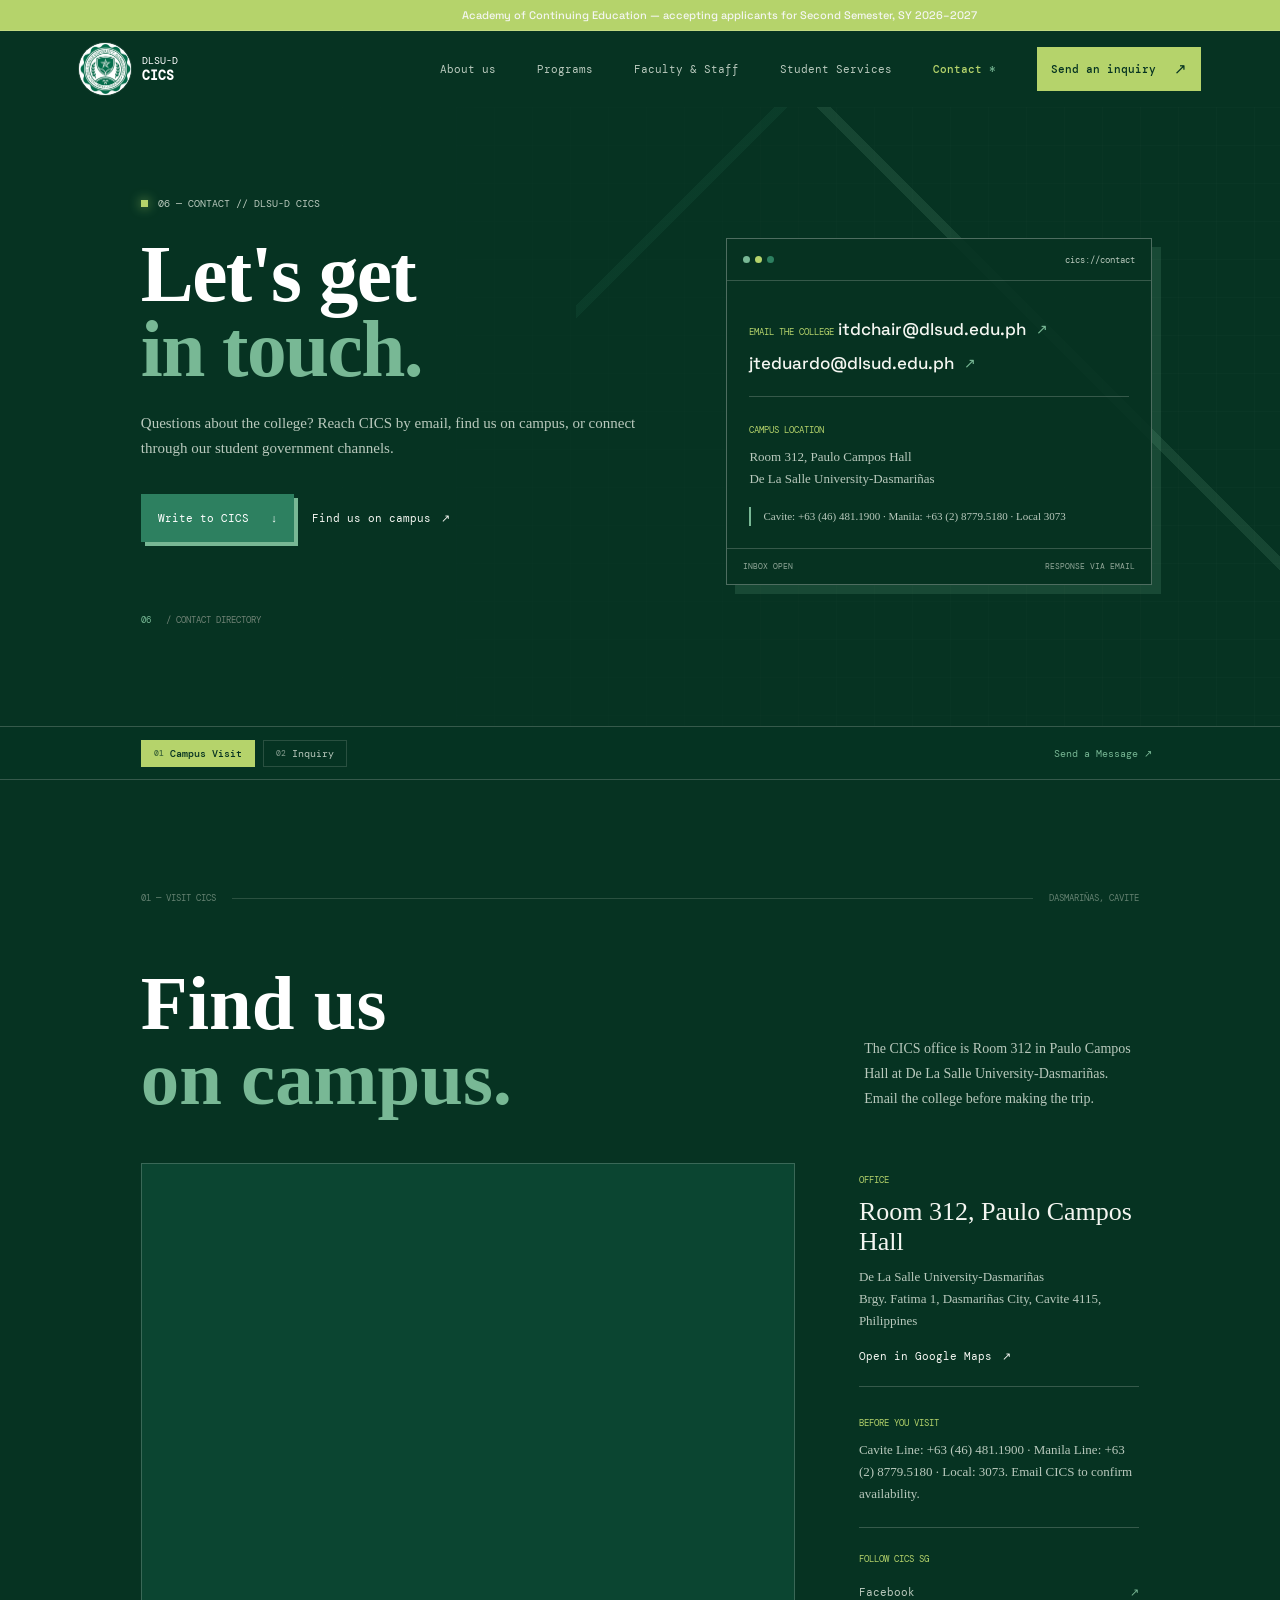
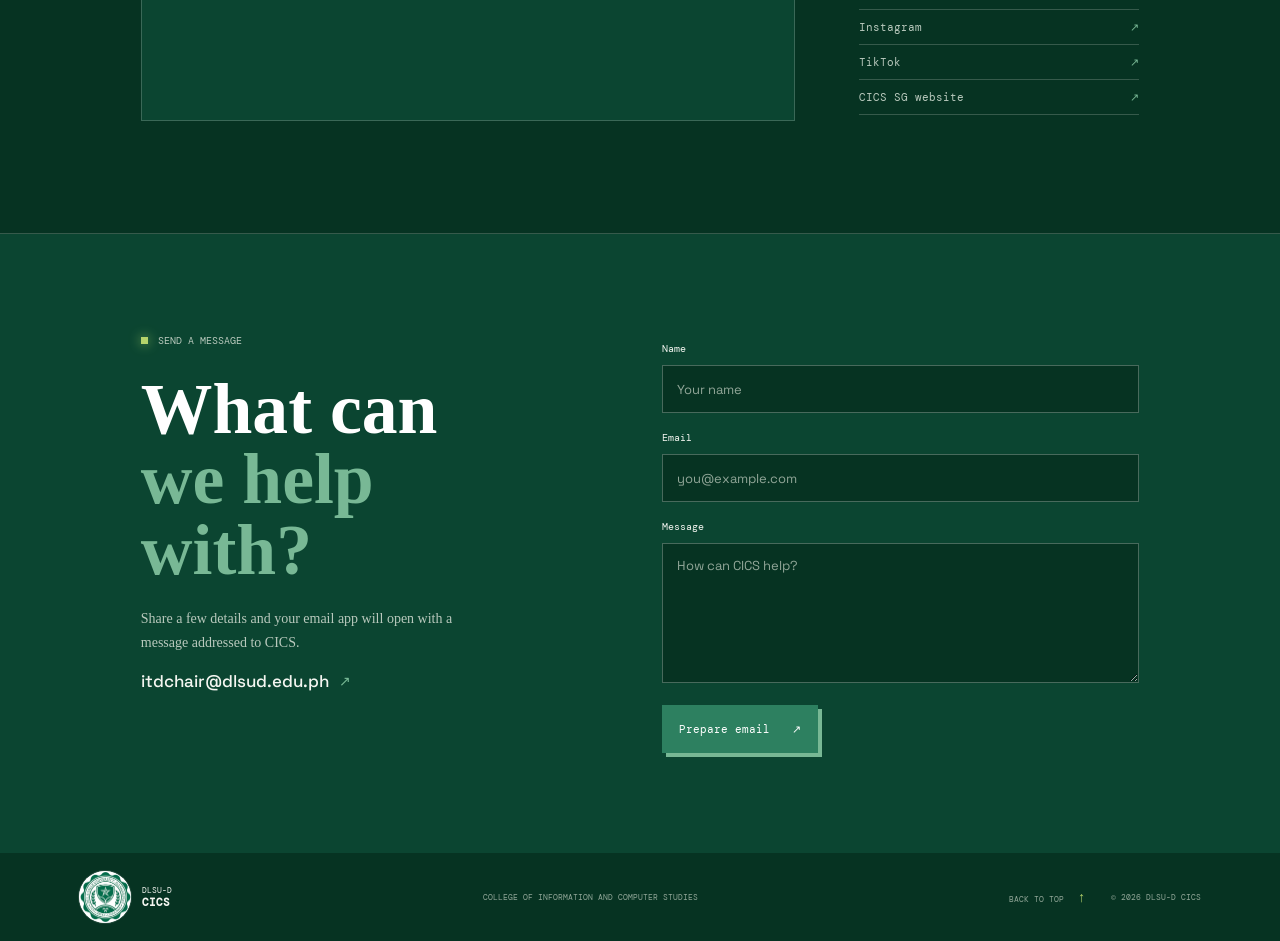
<file: src/contact.html>
<!doctype html>
<html lang="en">
  <head>
    <meta charset="utf-8" />
    <meta name="viewport" content="width=device-width, initial-scale=1" />
    <meta name="theme-color" content="#17091d" />
    <meta
      name="description"
      content="Contact the College of Information and Computer Studies at De La Salle University-Dasmariñas."
    />
    <title>Contact CICS | De La Salle University-Dasmariñas</title>
    <link rel="preconnect" href="https://fonts.googleapis.com" />
    <link rel="preconnect" href="https://fonts.gstatic.com" crossorigin />
    <link
      href="https://fonts.googleapis.com/css2?family=DM+Mono:wght@400;500;700&family=Space+Grotesk:wght@400;500;600;700&display=swap"
      rel="stylesheet"
    />
    <link rel="stylesheet" href="styles.css" />
    <script src="script.js" defer></script>
  </head>
  <body>
    <a class="skip-link" href="#main">Skip to content</a>
    <header class="site-header">
      <a class="brand" href="index.html" aria-label="CICS home">
        <span class="brand-mark"
          ><img src="../assets/logo.png" alt="CICS logo"
        /></span>
        <span class="brand-copy">DLSU-D <b>CICS</b></span>
      </a>
      <button
        class="menu-toggle"
        type="button"
        aria-expanded="false"
        aria-controls="site-nav"
        aria-label="Open navigation"
      >
        <span></span><span></span>
      </button>
      <nav class="site-nav" id="site-nav" aria-label="Main navigation">
        <a href="about.html">About us</a>
        <a href="programs.html">Programs</a>
        <a href="faculty.html">Faculty &amp; Staff</a>
        <a href="student-services.html">Student Services</a>
        <a class="active-nav" href="contact.html" aria-current="page"
          >Contact</a
        >
        <a class="nav-apply" href="#inquiry"
          >Send an inquiry <span aria-hidden="true">↗</span></a
        >
      </nav>
    </header>

    <main id="main">
      <section
        class="subpage-hero contact-hero"
        id="top"
        aria-labelledby="contact-title"
      >
        <div class="hero-grid" aria-hidden="true"></div>
        <div class="subpage-hero-copy contact-hero-copy reveal">
          <p class="eyebrow">
            <span class="status-dot"></span> 06 — CONTACT // DLSU-D CICS
          </p>
          <h1 id="contact-title">
            Let's get<br /><span>in touch</span><span class="period">.</span>
          </h1>
          <p class="subpage-hero-desc">
            Questions about the college? Reach CICS by email, find us on campus,
            or connect through our student government channels.
          </p>
          <div class="subpage-hero-actions">
            <a class="button button-primary" href="#inquiry"
              >Write to CICS <span aria-hidden="true">↓</span></a
            >
            <a class="text-link" href="#visit"
              >Find us on campus <span aria-hidden="true">↗</span></a
            >
          </div>
          <p class="hero-index"><span>06</span> / CONTACT DIRECTORY</p>
        </div>

        <aside
          class="contact-quick-panel reveal"
          aria-label="CICS contact details"
        >
          <div class="contact-panel-bar">
            <span class="panel-lights"><i></i><i></i><i></i></span>
            <span>cics://contact</span>
          </div>
          <div class="contact-panel-body">
            <span class="contact-panel-label">EMAIL THE COLLEGE</span>
            <a class="contact-email" href="mailto:itdchair@dlsud.edu.ph">
              itdchair@dlsud.edu.ph <span aria-hidden="true">↗</span>
            </a>
            <a class="contact-email" href="mailto:jteduardo@dlsud.edu.ph">
              jteduardo@dlsud.edu.ph <span aria-hidden="true">↗</span>
            </a>
            <div class="contact-panel-rule"></div>
            <span class="contact-panel-label">CAMPUS LOCATION</span>
            <p>
              Room 312, Paulo Campos Hall<br />De La Salle University-Dasmariñas
            </p>
            <p class="contact-detail-note">
              Cavite: +63 (46) 481.1900 · Manila: +63 (2) 8779.5180 · Local 3073
            </p>
          </div>
          <div class="contact-panel-footer">
            <span>INBOX OPEN</span><span>RESPONSE VIA EMAIL</span>
          </div>
        </aside>
      </section>

      <nav
        class="program-subnav-sticky"
        aria-label="Contact sections navigation"
      >
        <div class="program-subnav-inner">
          <div class="subnav-pills">
            <a class="subnav-pill active" href="#visit"
              ><span>01</span> Campus Visit</a
            >
            <a class="subnav-pill" href="#inquiry"><span>02</span> Inquiry</a>
          </div>
          <a class="subnav-quick-cta" href="#inquiry"
            ><span>Send a Message</span> <span aria-hidden="true">↗</span></a
          >
        </div>
      </nav>

      <section
        class="contact-location section-pad"
        id="visit"
        aria-labelledby="visit-title"
      >
        <div class="section-kicker reveal">
          <span>01 — VISIT CICS</span><span class="kicker-rule"></span>
          <span>DASMARIÑAS, CAVITE</span>
        </div>
        <div class="section-heading reveal">
          <h2 id="visit-title">Find us<br /><span>on campus.</span></h2>
          <p>
            The CICS office is Room 312 in Paulo Campos Hall at De La Salle
            University-Dasmariñas. Email the college before making the trip.
          </p>
        </div>
        <div class="contact-location-grid">
          <div class="contact-map reveal">
            <iframe
              title="Map to Paulo Campos Hall at De La Salle University-Dasmariñas"
              src="https://maps.google.com/maps?q=Paulo%20Campos%20Hall%2C%20DLSU-D%20Dasmari%C3%B1as&amp;z=17&amp;output=embed"
              loading="lazy"
              referrerpolicy="no-referrer-when-downgrade"
              allowfullscreen
            ></iframe>
          </div>
          <aside class="contact-location-info reveal">
            <div class="contact-location-block">
              <span class="contact-panel-label">OFFICE</span>
              <h3>Room 312, Paulo Campos Hall</h3>
              <p>
                De La Salle University-Dasmariñas<br />Brgy. Fatima 1,
                Dasmariñas City, Cavite 4115, Philippines
              </p>
              <a
                class="text-link"
                href="https://www.google.com/maps/search/?api=1&amp;query=Paulo+Campos+Hall%2C+De+La+Salle+University-Dasmari%C3%B1as"
                target="_blank"
                rel="noreferrer"
                >Open in Google Maps <span aria-hidden="true">↗</span></a
              >
            </div>
            <div class="contact-location-block">
              <span class="contact-panel-label">BEFORE YOU VISIT</span>
              <p>
                Cavite Line: +63 (46) 481.1900 · Manila Line: +63 (2) 8779.5180
                · Local: 3073. Email CICS to confirm availability.
              </p>
            </div>
            <div class="contact-socials">
              <span class="contact-panel-label">FOLLOW CICS SG</span>
              <a
                href="https://www.facebook.com/DLSUD.CICSSG/"
                target="_blank"
                rel="noreferrer"
              >
                Facebook <span aria-hidden="true">↗</span>
              </a>
              <a
                href="https://www.instagram.com/dlsud.cicssg/"
                target="_blank"
                rel="noreferrer"
              >
                Instagram <span aria-hidden="true">↗</span>
              </a>
              <a
                href="https://www.tiktok.com/@dlsudcicssg"
                target="_blank"
                rel="noreferrer"
              >
                TikTok <span aria-hidden="true">↗</span>
              </a>
              <a
                href="https://www.cicssg.com/"
                target="_blank"
                rel="noreferrer"
              >
                CICS SG website <span aria-hidden="true">↗</span>
              </a>
            </div>
          </aside>
        </div>
      </section>

      <section
        class="contact-inquiry"
        id="inquiry"
        aria-labelledby="inquiry-title"
      >
        <div class="contact-inquiry-copy reveal">
          <p class="eyebrow"><span class="status-dot"></span> SEND A MESSAGE</p>
          <h2 id="inquiry-title">What can<br /><span>we help with?</span></h2>
          <p>
            Share a few details and your email app will open with a message
            addressed to CICS.
          </p>
          <a class="contact-inquiry-email" href="mailto:itdchair@dlsud.edu.ph">
            itdchair@dlsud.edu.ph <span aria-hidden="true">↗</span>
          </a>
        </div>
        <form class="contact-form reveal" id="inquiry-form">
          <label for="inquiry-name">Name</label>
          <input
            id="inquiry-name"
            name="name"
            type="text"
            autocomplete="name"
            placeholder="Your name"
            required
          />
          <label for="inquiry-email">Email</label>
          <input
            id="inquiry-email"
            name="email"
            type="email"
            autocomplete="email"
            placeholder="you@example.com"
            required
          />
          <label for="inquiry-message">Message</label>
          <textarea
            id="inquiry-message"
            name="message"
            rows="5"
            placeholder="How can CICS help?"
            required
          ></textarea>
          <div class="contact-form-submit">
            <button class="button button-primary" type="submit">
              Prepare email <span aria-hidden="true">↗</span>
            </button>
            <span id="inquiry-status" role="status" aria-live="polite"></span>
          </div>
        </form>
      </section>
    </main>

    <footer class="site-footer">
      <a class="brand footer-brand" href="index.html" aria-label="CICS home">
        <span class="brand-mark"
          ><img src="../assets/logo.png" alt="CICS logo"
        /></span>
        <span class="brand-copy">DLSU-D <b>CICS</b></span>
      </a>
      <span class="footer-note"
        >COLLEGE OF INFORMATION AND COMPUTER STUDIES</span
      >
      <a class="back-top" href="#top"
        >BACK TO TOP <span aria-hidden="true">↑</span></a
      >
      <span class="copyright"
        >© <span id="current-year">2025</span> DLSU-D CICS</span
      >
    </footer>
  </body>
</html>
</file>
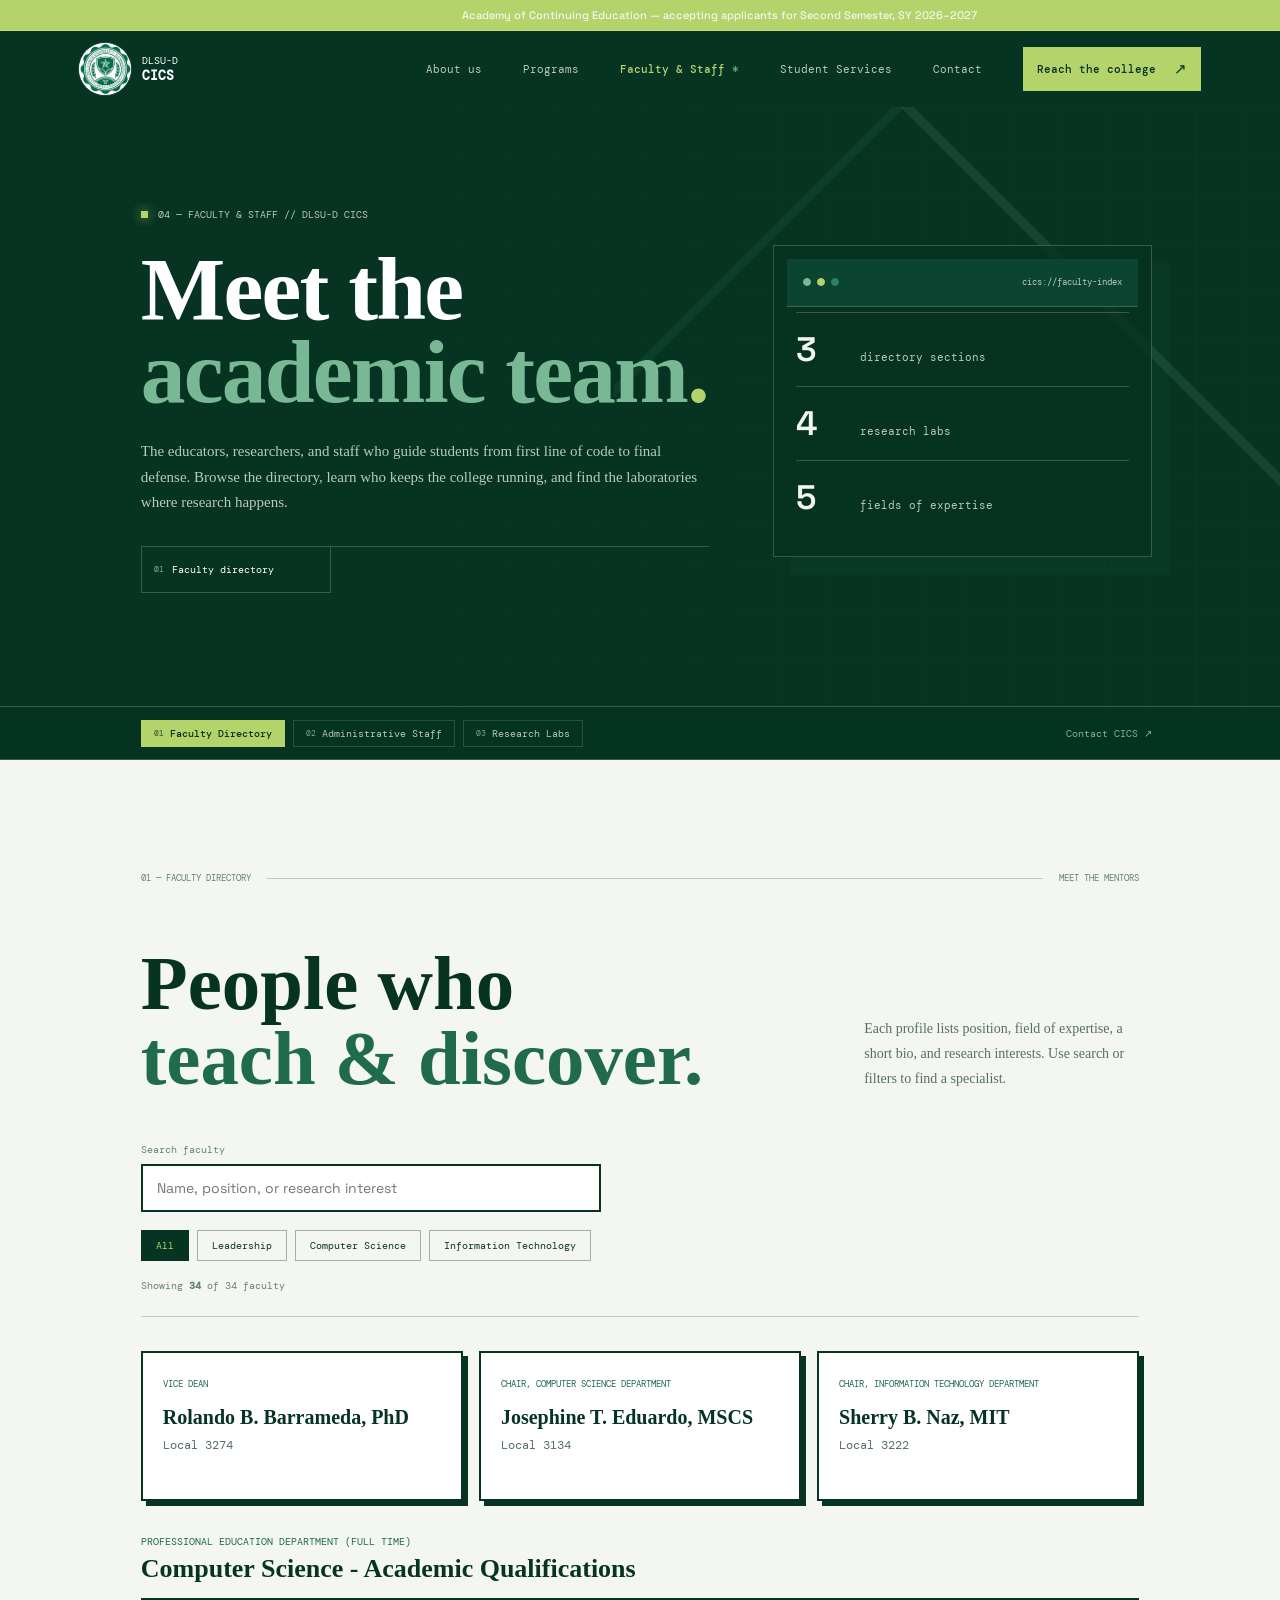
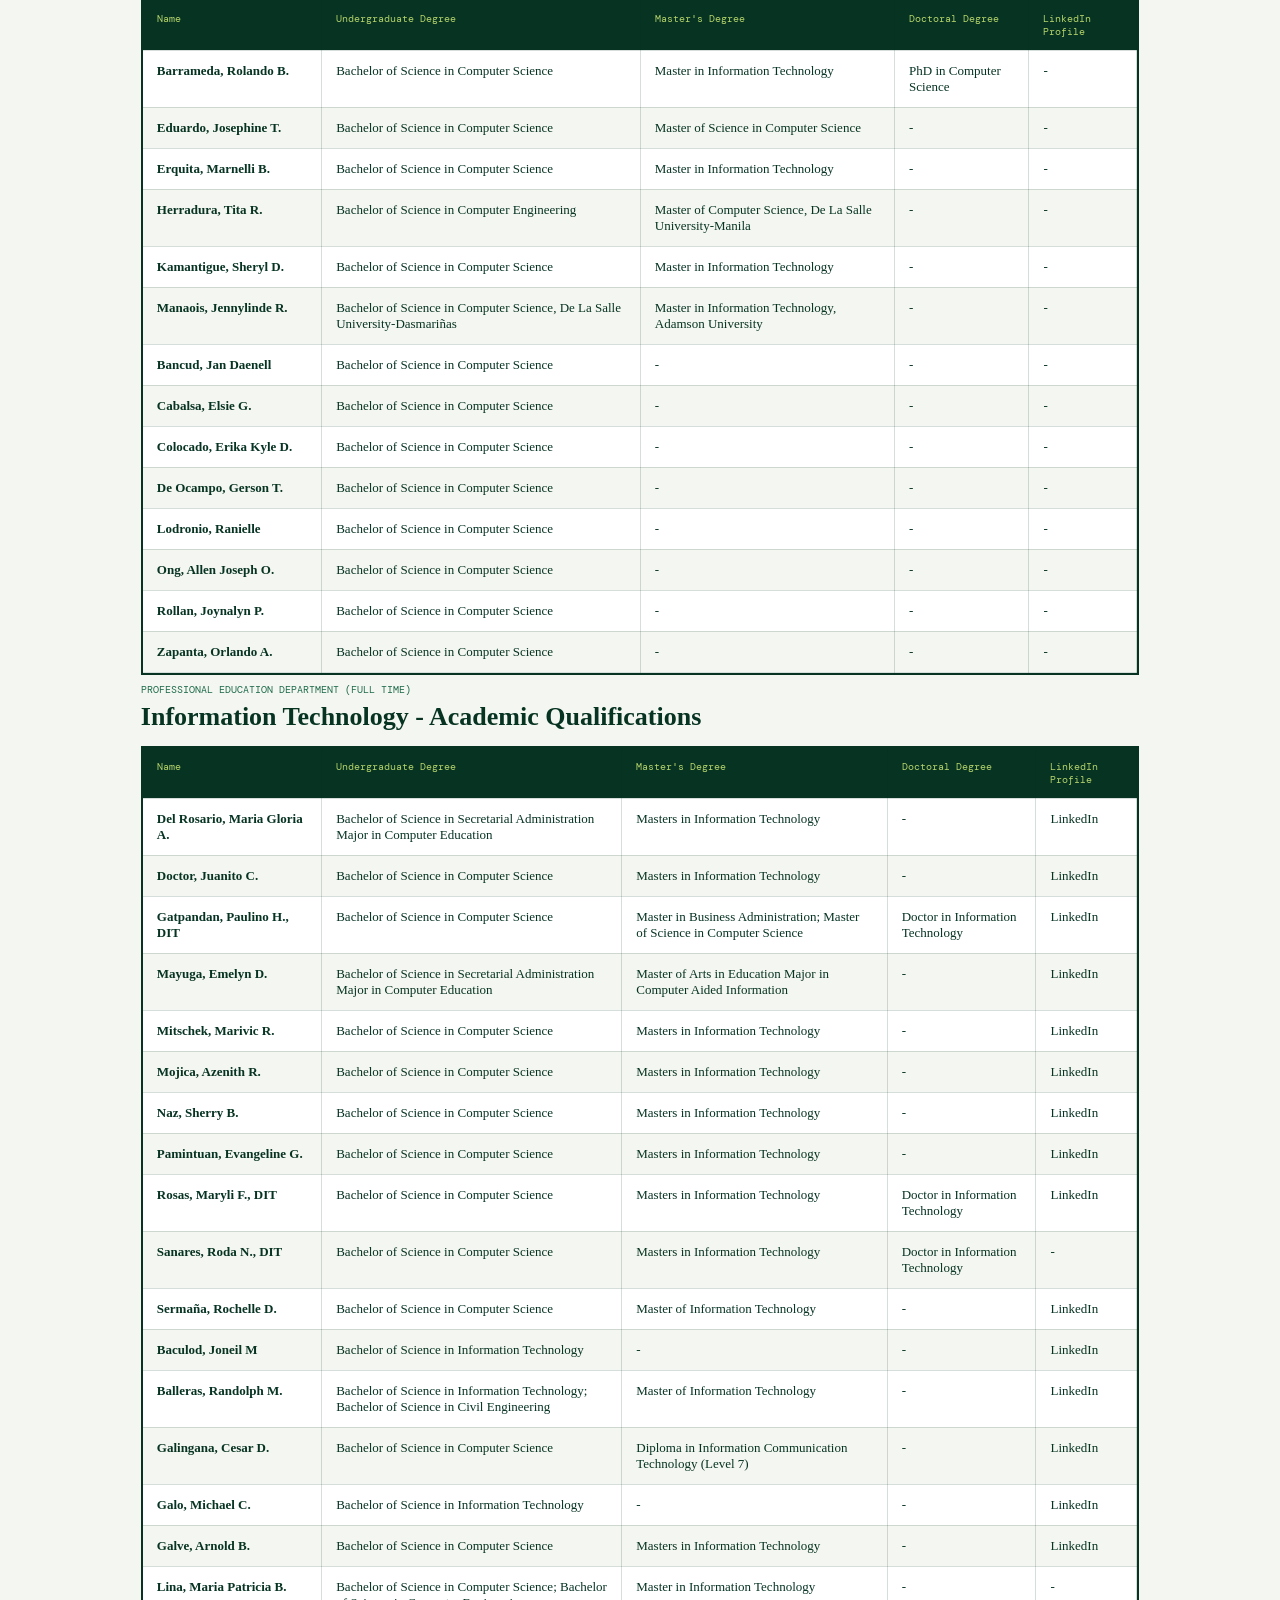
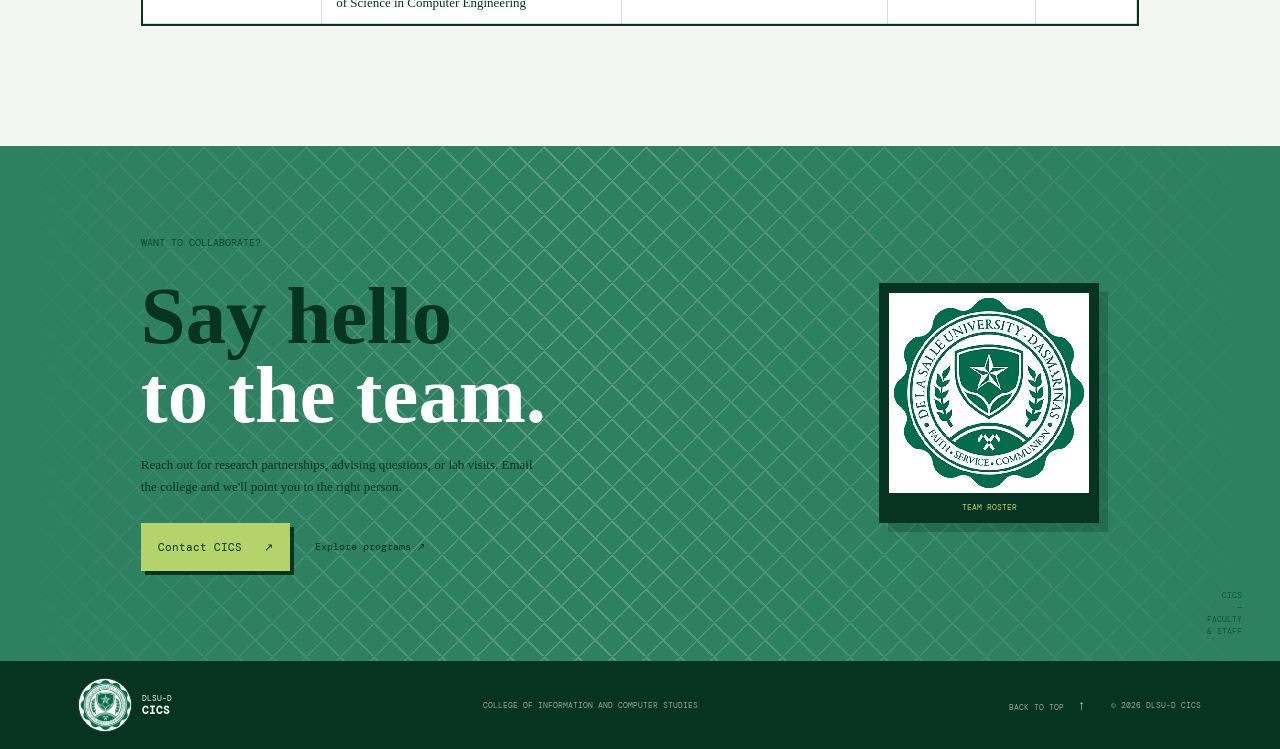
<file: src/faculty.html>
<!doctype html>
<html lang="en">
  <head>
    <meta charset="utf-8" />
    <meta name="viewport" content="width=device-width, initial-scale=1" />
    <meta name="theme-color" content="#17091d" />
    <meta
      name="description"
      content="Meet the faculty, administrative staff, and research laboratories of the College of Information and Computer Studies at De La Salle University-Dasmariñas."
    />
    <title>Faculty &amp; Staff | DLSU-D CICS</title>
    <link rel="preconnect" href="https://fonts.googleapis.com" />
    <link rel="preconnect" href="https://fonts.gstatic.com" crossorigin />
    <link
      href="https://fonts.googleapis.com/css2?family=DM+Mono:wght@400;500;700&family=Space+Grotesk:wght@400;500;600;700&display=swap"
      rel="stylesheet"
    />
    <link rel="stylesheet" href="styles.css" />
    <script src="script.js" defer></script>
  </head>
  <body class="page-faculty">
    <a class="skip-link" href="#main">Skip to content</a>

    <header class="site-header">
      <a class="brand" href="index.html" aria-label="CICS home">
        <span class="brand-mark"
          ><img src="../assets/logo.png" alt="CICS logo"
        /></span>
        <span class="brand-copy">DLSU-D <b>CICS</b></span>
      </a>
      <button
        class="menu-toggle"
        type="button"
        aria-expanded="false"
        aria-controls="site-nav"
        aria-label="Open navigation"
      >
        <span></span><span></span>
      </button>
      <nav class="site-nav" id="site-nav" aria-label="Main navigation">
        <a href="about.html">About us</a>
        <a href="programs.html">Programs</a>
        <a class="active-nav" href="faculty.html" aria-current="page"
          >Faculty &amp; Staff</a
        >
        <a href="student-services.html">Student Services</a>
        <a href="contact.html">Contact</a>
        <a class="nav-apply" href="contact.html"
          >Reach the college <span aria-hidden="true">↗</span></a
        >
      </nav>
    </header>

    <main id="main">
      <!-- ============ HERO ============ -->
      <section class="faculty-hero" id="top" aria-labelledby="faculty-title">
        <div class="hero-grid" aria-hidden="true"></div>
        <div class="faculty-hero-copy reveal">
          <p class="eyebrow">
            <span class="status-dot"></span> 04 — FACULTY &amp; STAFF // DLSU-D
            CICS
          </p>
          <h1 id="faculty-title">
            Meet the<br /><span>academic team</span
            ><span class="period">.</span>
          </h1>
          <p class="faculty-hero-desc">
            The educators, researchers, and staff who guide students from first
            line of code to final defense. Browse the directory, learn who keeps
            the college running, and find the laboratories where research
            happens.
          </p>
          <nav class="faculty-jumpnav" aria-label="On this page">
            <a href="#directory"><span>01</span>Faculty directory</a>
          </nav>
        </div>

        <aside class="faculty-terminal reveal" aria-label="Directory overview">
          <div class="terminal-bar">
            <span class="terminal-lights"><i></i><i></i><i></i></span>
            <span>cics://faculty-index</span>
          </div>
          <div class="terminal-body">
            <p><span>&gt;</span> list --all</p>
            <p><b>3</b><span>directory sections</span></p>
            <p><b>4</b><span>research labs</span></p>
            <p><b>5</b><span>fields of expertise</span></p>
          </div>
        </aside>
      </section>

      <nav
        class="program-subnav-sticky"
        aria-label="Faculty and staff sections navigation"
      >
        <div class="program-subnav-inner">
          <div class="subnav-pills">
            <a class="subnav-pill active" href="#directory"
              ><span>01</span> Faculty Directory</a
            >
            <a class="subnav-pill" href="#staff"
              ><span>02</span> Administrative Staff</a
            >
            <a class="subnav-pill" href="#research"
              ><span>03</span> Research Labs</a
            >
          </div>
          <a class="subnav-quick-cta" href="#connect"
            ><span>Contact CICS</span> <span aria-hidden="true">↗</span></a
          >
        </div>
      </nav>

      <!-- ============ 01 FACULTY DIRECTORY ============ -->
      <section
        class="directory section-pad"
        id="directory"
        aria-labelledby="directory-title"
      >
        <div class="section-kicker reveal">
          <span>01 — FACULTY DIRECTORY</span><span class="kicker-rule"></span
          ><span>MEET THE MENTORS</span>
        </div>
        <div class="section-heading reveal">
          <h2 id="directory-title">
            People who<br /><span>teach &amp; discover.</span>
          </h2>
          <p>
            Each profile lists position, field of expertise, a short bio, and
            research interests. Use search or filters to find a specialist.
          </p>
        </div>

        <div class="directory-tools reveal">
          <div class="directory-search">
            <label for="faculty-search">Search faculty</label>
            <input
              id="faculty-search"
              type="search"
              placeholder="Name, position, or research interest"
              autocomplete="off"
            />
          </div>
          <div
            class="filter-chips"
            role="group"
            aria-label="Filter by field of expertise"
          >
            <button class="chip is-active" type="button" data-filter="all">
              All
            </button>
            <button class="chip" type="button" data-filter="leadership">
              Leadership
            </button>
            <button class="chip" type="button" data-filter="professional-cs">
              Computer Science
            </button>
            <button class="chip" type="button" data-filter="professional-it">
              Information Technology
            </button>
          </div>
          <p class="directory-count" role="status" aria-live="polite">
            Showing <b id="faculty-count">34</b> of 34 faculty
          </p>
        </div>

        <div class="faculty-leadership reveal" aria-label="College leadership">
          <article data-department="leadership">
            <span>VICE DEAN</span>
            <h3>Rolando B. Barrameda, PhD</h3>
            <p>Local 3274</p>
          </article>
          <article data-department="leadership">
            <span>CHAIR, COMPUTER SCIENCE DEPARTMENT</span>
            <h3>Josephine T. Eduardo, MSCS</h3>
            <p>Local 3134</p>
          </article>
          <article data-department="leadership">
            <span>CHAIR, INFORMATION TECHNOLOGY DEPARTMENT</span>
            <h3>Sherry B. Naz, MIT</h3>
            <p>Local 3222</p>
          </article>
        </div>

        <div class="faculty-roster reveal">
          <div class="faculty-roster-heading">
            <p class="faculty-roster-department">
              Professional Education Department (Full Time)
            </p>
            <h3>Computer Science - Academic Qualifications</h3>
          </div>
          <div class="faculty-table-wrap">
            <table
              class="faculty-table"
              aria-label="Professional Education Department academic qualifications"
            >
              <thead>
                <tr>
                  <th scope="col">Name</th>
                  <th scope="col">Undergraduate Degree</th>
                  <th scope="col">Master's Degree</th>
                  <th scope="col">Doctoral Degree</th>
                  <th scope="col">LinkedIn Profile</th>
                </tr>
              </thead>
              <tbody>
                <tr data-department="professional-cs">
                  <th scope="row">Barrameda, Rolando B.</th>
                  <td>Bachelor of Science in Computer Science</td>
                  <td>Master in Information Technology</td>
                  <td>PhD in Computer Science</td>
                  <td>-</td>
                </tr>
                <tr>
                  <th scope="row">Eduardo, Josephine T.</th>
                  <td>Bachelor of Science in Computer Science</td>
                  <td>Master of Science in Computer Science</td>
                  <td>-</td>
                  <td>-</td>
                </tr>
                <tr>
                  <th scope="row">Erquita, Marnelli B.</th>
                  <td>Bachelor of Science in Computer Science</td>
                  <td>Master in Information Technology</td>
                  <td>-</td>
                  <td>-</td>
                </tr>
                <tr>
                  <th scope="row">Herradura, Tita R.</th>
                  <td>Bachelor of Science in Computer Engineering</td>
                  <td>
                    Master of Computer Science, De La Salle University-Manila
                  </td>
                  <td>-</td>
                  <td>-</td>
                </tr>
                <tr>
                  <th scope="row">Kamantigue, Sheryl D.</th>
                  <td>Bachelor of Science in Computer Science</td>
                  <td>Master in Information Technology</td>
                  <td>-</td>
                  <td>-</td>
                </tr>
                <tr>
                  <th scope="row">Manaois, Jennylinde R.</th>
                  <td>
                    Bachelor of Science in Computer Science, De La Salle
                    University-Dasmariñas
                  </td>
                  <td>Master in Information Technology, Adamson University</td>
                  <td>-</td>
                  <td>-</td>
                </tr>
                <tr>
                  <th scope="row">Bancud, Jan Daenell</th>
                  <td>Bachelor of Science in Computer Science</td>
                  <td>-</td>
                  <td>-</td>
                  <td>-</td>
                </tr>
                <tr>
                  <th scope="row">Cabalsa, Elsie G.</th>
                  <td>Bachelor of Science in Computer Science</td>
                  <td>-</td>
                  <td>-</td>
                  <td>-</td>
                </tr>
                <tr>
                  <th scope="row">Colocado, Erika Kyle D.</th>
                  <td>Bachelor of Science in Computer Science</td>
                  <td>-</td>
                  <td>-</td>
                  <td>-</td>
                </tr>
                <tr>
                  <th scope="row">De Ocampo, Gerson T.</th>
                  <td>Bachelor of Science in Computer Science</td>
                  <td>-</td>
                  <td>-</td>
                  <td>-</td>
                </tr>
                <tr>
                  <th scope="row">Lodronio, Ranielle</th>
                  <td>Bachelor of Science in Computer Science</td>
                  <td>-</td>
                  <td>-</td>
                  <td>-</td>
                </tr>
                <tr>
                  <th scope="row">Ong, Allen Joseph O.</th>
                  <td>Bachelor of Science in Computer Science</td>
                  <td>-</td>
                  <td>-</td>
                  <td>-</td>
                </tr>
                <tr>
                  <th scope="row">Rollan, Joynalyn P.</th>
                  <td>Bachelor of Science in Computer Science</td>
                  <td>-</td>
                  <td>-</td>
                  <td>-</td>
                </tr>
                <tr>
                  <th scope="row">Zapanta, Orlando A.</th>
                  <td>Bachelor of Science in Computer Science</td>
                  <td>-</td>
                  <td>-</td>
                  <td>-</td>
                </tr>
              </tbody>
            </table>
          </div>
        </div>

        <div class="faculty-roster faculty-roster-it reveal">
          <div class="faculty-roster-heading">
            <p class="faculty-roster-department">
              Professional Education Department (Full Time)
            </p>
            <h3>Information Technology - Academic Qualifications</h3>
          </div>
          <div class="faculty-table-wrap">
            <table
              class="faculty-table"
              aria-label="Information Technology faculty academic qualifications"
            >
              <thead>
                <tr>
                  <th scope="col">Name</th>
                  <th scope="col">Undergraduate Degree</th>
                  <th scope="col">Master's Degree</th>
                  <th scope="col">Doctoral Degree</th>
                  <th scope="col">LinkedIn Profile</th>
                </tr>
              </thead>
              <tbody>
                <tr data-department="professional-it">
                  <th scope="row">Del Rosario, Maria Gloria A.</th>
                  <td>
                    Bachelor of Science in Secretarial Administration Major in
                    Computer Education
                  </td>
                  <td>Masters in Information Technology</td>
                  <td>-</td>
                  <td>
                    <a
                      href="https://www.linkedin.com/in/maria-gloria-del-rosario-9528b3106/"
                      target="_blank"
                      rel="noopener noreferrer"
                      >LinkedIn</a
                    >
                  </td>
                </tr>
                <tr data-department="professional-it">
                  <th scope="row">Doctor, Juanito C.</th>
                  <td>Bachelor of Science in Computer Science</td>
                  <td>Masters in Information Technology</td>
                  <td>-</td>
                  <td>
                    <a
                      href="https://www.linkedin.com/in/juanito-doctor-695757360/"
                      target="_blank"
                      rel="noopener noreferrer"
                      >LinkedIn</a
                    >
                  </td>
                </tr>
                <tr data-department="professional-it">
                  <th scope="row">Gatpandan, Paulino H., DIT</th>
                  <td>Bachelor of Science in Computer Science</td>
                  <td>
                    Master in Business Administration; Master of Science in
                    Computer Science
                  </td>
                  <td>Doctor in Information Technology</td>
                  <td>
                    <a
                      href="https://www.linkedin.com/in/paulino-gatpandan-9b6a17259/"
                      target="_blank"
                      rel="noopener noreferrer"
                      >LinkedIn</a
                    >
                  </td>
                </tr>
                <tr data-department="professional-it">
                  <th scope="row">Mayuga, Emelyn D.</th>
                  <td>
                    Bachelor of Science in Secretarial Administration Major in
                    Computer Education
                  </td>
                  <td>
                    Master of Arts in Education Major in Computer Aided
                    Information
                  </td>
                  <td>-</td>
                  <td>
                    <a
                      href="https://www.linkedin.com/in/emelyn-mayuga-aa7ab466/"
                      target="_blank"
                      rel="noopener noreferrer"
                      >LinkedIn</a
                    >
                  </td>
                </tr>
                <tr data-department="professional-it">
                  <th scope="row">Mitschek, Marivic R.</th>
                  <td>Bachelor of Science in Computer Science</td>
                  <td>Masters in Information Technology</td>
                  <td>-</td>
                  <td>
                    <a
                      href="https://www.linkedin.com/in/marivic-mitschek-996643a7/"
                      target="_blank"
                      rel="noopener noreferrer"
                      >LinkedIn</a
                    >
                  </td>
                </tr>
                <tr data-department="professional-it">
                  <th scope="row">Mojica, Azenith R.</th>
                  <td>Bachelor of Science in Computer Science</td>
                  <td>Masters in Information Technology</td>
                  <td>-</td>
                  <td>
                    <a
                      href="https://www.linkedin.com/in/azenith-mojica-130bb4147/"
                      target="_blank"
                      rel="noopener noreferrer"
                      >LinkedIn</a
                    >
                  </td>
                </tr>
                <tr data-department="professional-it">
                  <th scope="row">Naz, Sherry B.</th>
                  <td>Bachelor of Science in Computer Science</td>
                  <td>Masters in Information Technology</td>
                  <td>-</td>
                  <td>
                    <a
                      href="https://www.linkedin.com/in/sherry-naz-47140b208/"
                      target="_blank"
                      rel="noopener noreferrer"
                      >LinkedIn</a
                    >
                  </td>
                </tr>
                <tr data-department="professional-it">
                  <th scope="row">Pamintuan, Evangeline G.</th>
                  <td>Bachelor of Science in Computer Science</td>
                  <td>Masters in Information Technology</td>
                  <td>-</td>
                  <td>
                    <a
                      href="https://www.linkedin.com/in/evangeline-pamintuan-861ba258/"
                      target="_blank"
                      rel="noopener noreferrer"
                      >LinkedIn</a
                    >
                  </td>
                </tr>
                <tr data-department="professional-it">
                  <th scope="row">Rosas, Maryli F., DIT</th>
                  <td>Bachelor of Science in Computer Science</td>
                  <td>Masters in Information Technology</td>
                  <td>Doctor in Information Technology</td>
                  <td>
                    <a
                      href="https://www.linkedin.com/in/maryli-rosas-33b467123/?originalSubdomain=ph"
                      target="_blank"
                      rel="noopener noreferrer"
                      >LinkedIn</a
                    >
                  </td>
                </tr>
                <tr data-department="professional-it">
                  <th scope="row">Sanares, Roda N., DIT</th>
                  <td>Bachelor of Science in Computer Science</td>
                  <td>Masters in Information Technology</td>
                  <td>Doctor in Information Technology</td>
                  <td>-</td>
                </tr>
                <tr data-department="professional-it">
                  <th scope="row">Sermaña, Rochelle D.</th>
                  <td>Bachelor of Science in Computer Science</td>
                  <td>Master of Information Technology</td>
                  <td>-</td>
                  <td>
                    <a
                      href="https://www.linkedin.com/in/sermana-rochelle-3b60593b0/"
                      target="_blank"
                      rel="noopener noreferrer"
                      >LinkedIn</a
                    >
                  </td>
                </tr>
                <tr data-department="professional-it">
                  <th scope="row">Baculod, Joneil M</th>
                  <td>Bachelor of Science in Information Technology</td>
                  <td>-</td>
                  <td>-</td>
                  <td>
                    <a
                      href="https://www.linkedin.com/in/joneil-baculod-b52399276/"
                      target="_blank"
                      rel="noopener noreferrer"
                      >LinkedIn</a
                    >
                  </td>
                </tr>
                <tr data-department="professional-it">
                  <th scope="row">Balleras, Randolph M.</th>
                  <td>
                    Bachelor of Science in Information Technology; Bachelor of
                    Science in Civil Engineering
                  </td>
                  <td>Master of Information Technology</td>
                  <td>-</td>
                  <td>
                    <a
                      href="https://www.linkedin.com/in/randolph-balleras-27251ba/"
                      target="_blank"
                      rel="noopener noreferrer"
                      >LinkedIn</a
                    >
                  </td>
                </tr>
                <tr data-department="professional-it">
                  <th scope="row">Galingana, Cesar D.</th>
                  <td>Bachelor of Science in Computer Science</td>
                  <td>
                    Diploma in Information Communication Technology (Level 7)
                  </td>
                  <td>-</td>
                  <td>
                    <a
                      href="https://www.linkedin.com/in/cesar-galingana-042857171/"
                      target="_blank"
                      rel="noopener noreferrer"
                      >LinkedIn</a
                    >
                  </td>
                </tr>
                <tr data-department="professional-it">
                  <th scope="row">Galo, Michael C.</th>
                  <td>Bachelor of Science in Information Technology</td>
                  <td>-</td>
                  <td>-</td>
                  <td>
                    <a
                      href="https://www.linkedin.com/in/michael-galo-350a9558/"
                      target="_blank"
                      rel="noopener noreferrer"
                      >LinkedIn</a
                    >
                  </td>
                </tr>
                <tr data-department="professional-it">
                  <th scope="row">Galve, Arnold B.</th>
                  <td>Bachelor of Science in Computer Science</td>
                  <td>Masters in Information Technology</td>
                  <td>-</td>
                  <td>
                    <a
                      href="https://www.linkedin.com/in/arnold-galve-184b71143/"
                      target="_blank"
                      rel="noopener noreferrer"
                      >LinkedIn</a
                    >
                  </td>
                </tr>
                <tr data-department="professional-it">
                  <th scope="row">Lina, Maria Patricia B.</th>
                  <td>
                    Bachelor of Science in Computer Science; Bachelor of Science
                    in Computer Engineering
                  </td>
                  <td>Master in Information Technology</td>
                  <td>-</td>
                  <td>-</td>
                </tr>
              </tbody>
            </table>
          </div>
        </div>

        <div class="faculty-grid" hidden>
          <article
            class="faculty-card reveal"
            data-field="software"
            style="--i: 0"
          >
            <div class="faculty-photo">
              <img src="../assets/logo.png" alt="CICS logo" />
            </div>
            <div class="faculty-info">
              <span class="faculty-field">SOFTWARE &amp; SYSTEMS</span>
              <h3 class="faculty-name">CICS Software Faculty</h3>
              <p class="faculty-position">Professor · Program Chair, BSIT</p>
              <p class="faculty-expertise">
                <b>Expertise:</b> Software engineering, systems analysis
              </p>
              <details class="faculty-more">
                <summary>Short bio &amp; research interests</summary>
                <p>
                  CICS software faculty guide students through systems analysis,
                  software design, and team-based development grounded in real
                  professional practice.
                </p>
                <ul class="interest-tags">
                  <li>Software engineering</li>
                  <li>Systems analysis</li>
                  <li>Enterprise applications</li>
                </ul>
              </details>
            </div>
          </article>

          <article
            class="faculty-card reveal"
            data-field="theory data"
            style="--i: 1"
          >
            <div class="faculty-photo">
              <img src="../assets/logo.png" alt="CICS logo" />
            </div>
            <div class="faculty-info">
              <span class="faculty-field">CS THEORY · DATA &amp; AI</span>
              <h3 class="faculty-name">CICS Computing Faculty</h3>
              <p class="faculty-position">
                Associate Professor · Program Chair, BSCS
              </p>
              <p class="faculty-expertise">
                <b>Expertise:</b> Algorithms, machine learning
              </p>
              <details class="faculty-more">
                <summary>Short bio &amp; research interests</summary>
                <p>
                  CICS computing faculty build strong foundations in algorithms,
                  theory, and intelligent systems through rigorous coursework,
                  research mentoring, and applied projects.
                </p>
                <ul class="interest-tags">
                  <li>Algorithms</li>
                  <li>Machine learning</li>
                  <li>Computational theory</li>
                </ul>
              </details>
            </div>
          </article>

          <article
            class="faculty-card reveal"
            data-field="networks"
            style="--i: 2"
          >
            <div class="faculty-photo">
              <img src="../assets/logo.png" alt="CICS logo" />
            </div>
            <div class="faculty-info">
              <span class="faculty-field">NETWORKS &amp; SECURITY</span>
              <h3 class="faculty-name">CICS Networks Faculty</h3>
              <p class="faculty-position">Assistant Professor</p>
              <p class="faculty-expertise">
                <b>Expertise:</b> Network engineering, information assurance
              </p>
              <details class="faculty-more">
                <summary>Short bio &amp; research interests</summary>
                <p>
                  CICS networks faculty teach infrastructure, security, and
                  digital defense through laboratory practice, certification
                  preparation, and scenario-based learning.
                </p>
                <ul class="interest-tags">
                  <li>Network engineering</li>
                  <li>Cybersecurity</li>
                  <li>Digital forensics</li>
                </ul>
              </details>
            </div>
          </article>

          <article class="faculty-card reveal" data-field="data" style="--i: 3">
            <div class="faculty-photo">
              <img src="../assets/logo.png" alt="CICS logo" />
            </div>
            <div class="faculty-info">
              <span class="faculty-field">DATA &amp; AI</span>
              <h3 class="faculty-name">CICS Data Faculty</h3>
              <p class="faculty-position">Assistant Professor</p>
              <p class="faculty-expertise">
                <b>Expertise:</b> Data science, computer vision
              </p>
              <details class="faculty-more">
                <summary>Short bio &amp; research interests</summary>
                <p>
                  CICS data faculty mentor students in analytics, visualization,
                  machine learning, and ethical uses of data for informed
                  decisions across disciplines.
                </p>
                <ul class="interest-tags">
                  <li>Data science</li>
                  <li>Computer vision</li>
                  <li>Responsible AI</li>
                </ul>
              </details>
            </div>
          </article>

          <article
            class="faculty-card reveal"
            data-field="games software"
            style="--i: 4"
          >
            <div class="faculty-photo">
              <img src="../assets/logo.png" alt="CICS logo" />
            </div>
            <div class="faculty-info">
              <span class="faculty-field">GAMES · SOFTWARE</span>
              <h3 class="faculty-name">CICS Interactive Media Faculty</h3>
              <p class="faculty-position">Instructor</p>
              <p class="faculty-expertise">
                <b>Expertise:</b> Game development, human-computer interaction
              </p>
              <details class="faculty-more">
                <summary>Short bio &amp; research interests</summary>
                <p>
                  CICS interactive media faculty teach game production,
                  graphics, immersive experiences, and user-centered design
                  through iterative team projects.
                </p>
                <ul class="interest-tags">
                  <li>Game development</li>
                  <li>Computer graphics</li>
                  <li>Human-computer interaction</li>
                </ul>
              </details>
            </div>
          </article>

          <article
            class="faculty-card reveal"
            data-field="theory"
            style="--i: 5"
          >
            <div class="faculty-photo">
              <img src="../assets/logo.png" alt="CICS logo" />
            </div>
            <div class="faculty-info">
              <span class="faculty-field">CS THEORY</span>
              <h3 class="faculty-name">CICS Theory Faculty</h3>
              <p class="faculty-position">Instructor</p>
              <p class="faculty-expertise">
                <b>Expertise:</b> Discrete mathematics, formal languages
              </p>
              <details class="faculty-more">
                <summary>Short bio &amp; research interests</summary>
                <p>
                  CICS theory faculty help students develop precise reasoning in
                  discrete structures, automata, programming foundations, and
                  formal problem-solving.
                </p>
                <ul class="interest-tags">
                  <li>Discrete mathematics</li>
                  <li>Formal languages</li>
                  <li>Computational theory</li>
                </ul>
              </details>
            </div>
          </article>
        </div>

        <p class="directory-empty" id="faculty-empty" hidden>
          No faculty match your search. Try a different name or filter.
        </p>
      </section>

      <!-- ============ 02 ADMINISTRATIVE STAFF ============ -->
      <section
        class="staff section-pad"
        id="staff"
        hidden
        aria-labelledby="staff-title"
      >
        <div class="section-kicker reveal">
          <span>02 — ADMINISTRATIVE STAFF</span><span class="kicker-rule"></span
          ><span>BEHIND THE SCENES</span>
        </div>
        <div class="section-heading reveal">
          <h2 id="staff-title">Who keeps<br /><span>things moving.</span></h2>
          <p>
            Administrative and technical staff support students and faculty
            every day. Contact the college to be routed to the right office.
          </p>
        </div>

        <div class="staff-grid">
          <article class="staff-card reveal" style="--i: 0">
            <span class="staff-code">OFFICE / 01</span>
            <h3>College Secretary</h3>
            <p class="staff-person">CICS Administrative Office</p>
            <ul>
              <li>Manages the Dean's schedule and official correspondence.</li>
              <li>Receives and routes student and faculty requests.</li>
              <li>Maintains college records and announcements.</li>
            </ul>
          </article>
          <article class="staff-card reveal" style="--i: 1">
            <span class="staff-code">OFFICE / 02</span>
            <h3>Program Office Staff</h3>
            <p class="staff-person">CICS Program Office</p>
            <ul>
              <li>Assists with advising schedules and enrollment queries.</li>
              <li>Processes course and clearance documents.</li>
              <li>Coordinates class schedules with program chairs.</li>
            </ul>
          </article>
          <article class="staff-card reveal" style="--i: 2">
            <span class="staff-code">OFFICE / 03</span>
            <h3>Laboratory Coordinator</h3>
            <p class="staff-person">CICS Laboratory Office</p>
            <ul>
              <li>Oversees lab schedules, access, and equipment.</li>
              <li>Supervises laboratory technicians and student assistants.</li>
              <li>Enforces lab policies and safety procedures.</li>
            </ul>
          </article>
          <article class="staff-card reveal" style="--i: 3">
            <span class="staff-code">OFFICE / 04</span>
            <h3>OJT &amp; Industry Coordinator</h3>
            <p class="staff-person">CICS Industry Partnerships</p>
            <ul>
              <li>Maintains partner companies and placement options.</li>
              <li>Reviews OJT documents and monitors student progress.</li>
              <li>Collects supervisor feedback and final reports.</li>
            </ul>
          </article>
          <article class="staff-card reveal" style="--i: 4">
            <span class="staff-code">OFFICE / 05</span>
            <h3>Systems &amp; Technical Support</h3>
            <p class="staff-person">CICS Technical Services</p>
            <ul>
              <li>Maintains lab computers, network, and software licenses.</li>
              <li>Responds to hardware and account issues.</li>
              <li>Prepares equipment for classes and events.</li>
            </ul>
          </article>
          <article class="staff-card reveal" style="--i: 5">
            <span class="staff-code">OFFICE / 06</span>
            <h3>Student Affairs Liaison</h3>
            <p class="staff-person">CICS Student Affairs</p>
            <ul>
              <li>Supports student organizations and college events.</li>
              <li>Coordinates with the CICS Student Government.</li>
              <li>Refers students to university support services.</li>
            </ul>
          </article>
        </div>
        <p class="placeholder-note reveal">
          <span class="pixel-mark" aria-hidden="true">*</span> Staff roles
          describe the support functions that assist CICS faculty and students.
        </p>
      </section>

      <!-- ============ 03 RESEARCH GROUPS / LABS ============ -->
      <section
        class="research section-pad"
        id="research"
        hidden
        aria-labelledby="research-title"
      >
        <div class="section-kicker reveal">
          <span>03 — RESEARCH GROUPS &amp; LABORATORIES</span
          ><span class="kicker-rule"></span><span>WHERE IDEAS RUN</span>
        </div>
        <div class="section-heading reveal">
          <h2 id="research-title">
            Labs built<br /><span>for discovery.</span>
          </h2>
          <p>
            Research groups and laboratories where faculty and students build,
            test, and publish.
          </p>
        </div>

        <div class="lab-tabs reveal" role="tablist" aria-label="Laboratories">
          <button
            class="lab-tab is-active"
            type="button"
            role="tab"
            id="tab-ai"
            aria-selected="true"
            aria-controls="lab-ai"
          >
            <span>01</span>AI Lab
          </button>
          <button
            class="lab-tab"
            type="button"
            role="tab"
            id="tab-net"
            aria-selected="false"
            aria-controls="lab-net"
            tabindex="-1"
          >
            <span>02</span>Networking Lab
          </button>
          <button
            class="lab-tab"
            type="button"
            role="tab"
            id="tab-soft"
            aria-selected="false"
            aria-controls="lab-soft"
            tabindex="-1"
          >
            <span>03</span>Software Dev Lab
          </button>
          <button
            class="lab-tab"
            type="button"
            role="tab"
            id="tab-media"
            aria-selected="false"
            aria-controls="lab-media"
            tabindex="-1"
          >
            <span>04</span>Interactive Media Lab
          </button>
        </div>

        <div
          class="lab-panel is-active reveal"
          id="lab-ai"
          role="tabpanel"
          aria-labelledby="tab-ai"
        >
          <div class="lab-panel-main">
            <p class="lab-code">LAB / AI-VISION</p>
            <h3>CICS Artificial Intelligence &amp; Vision Lab</h3>
            <p>
              The AI & Vision Lab explores practical machine learning, computer
              vision, and language technologies through faculty-guided and
              student-led research projects.
            </p>
            <ul class="interest-tags">
              <li>Machine learning</li>
              <li>Computer vision</li>
              <li>Natural language processing</li>
            </ul>
          </div>
          <dl class="lab-meta">
            <div>
              <dt>Lab head</dt>
              <dd>Faculty coordinator</dd>
            </div>
            <div>
              <dt>Members</dt>
              <dd>Faculty and student researchers</dd>
            </div>
            <div>
              <dt>Location</dt>
              <dd>CICS laboratory facilities</dd>
            </div>
            <div>
              <dt>Linked track</dt>
              <dd>AI &amp; Data Science</dd>
            </div>
          </dl>
        </div>

        <div
          class="lab-panel reveal"
          id="lab-net"
          role="tabpanel"
          aria-labelledby="tab-net"
          hidden
        >
          <div class="lab-panel-main">
            <p class="lab-code">LAB / NETWORKS</p>
            <h3>Cisco Networking Academy &amp; Cyber Sandbox</h3>
            <p>
              The networking and security lab supports hands-on infrastructure
              learning, digital forensics, cyber defense, and certification
              preparation.
            </p>
            <ul class="interest-tags">
              <li>Network engineering</li>
              <li>Cybersecurity</li>
              <li>Digital forensics</li>
            </ul>
          </div>
          <dl class="lab-meta">
            <div>
              <dt>Lab head</dt>
              <dd>Faculty coordinator</dd>
            </div>
            <div>
              <dt>Members</dt>
              <dd>Faculty and student researchers</dd>
            </div>
            <div>
              <dt>Location</dt>
              <dd>CICS laboratory facilities</dd>
            </div>
            <div>
              <dt>Linked track</dt>
              <dd>Cybersecurity &amp; Networks</dd>
            </div>
          </dl>
        </div>

        <div
          class="lab-panel reveal"
          id="lab-soft"
          role="tabpanel"
          aria-labelledby="tab-soft"
          hidden
        >
          <div class="lab-panel-main">
            <p class="lab-code">LAB / SOFTWARE</p>
            <h3>CICS Cloud Systems &amp; Software Studio</h3>
            <p>
              The software studio supports web and mobile development, cloud
              systems, team-based capstones, and collaboration with industry
              partners.
            </p>
            <ul class="interest-tags">
              <li>Software engineering</li>
              <li>Cloud systems</li>
              <li>Web &amp; mobile apps</li>
            </ul>
          </div>
          <dl class="lab-meta">
            <div>
              <dt>Lab head</dt>
              <dd>Faculty coordinator</dd>
            </div>
            <div>
              <dt>Members</dt>
              <dd>Faculty and student researchers</dd>
            </div>
            <div>
              <dt>Location</dt>
              <dd>CICS laboratory facilities</dd>
            </div>
            <div>
              <dt>Linked track</dt>
              <dd>Cloud &amp; Full-Stack Systems</dd>
            </div>
          </dl>
        </div>

        <div
          class="lab-panel reveal"
          id="lab-media"
          role="tabpanel"
          aria-labelledby="tab-media"
          hidden
        >
          <div class="lab-panel-main">
            <p class="lab-code">LAB / MEDIA</p>
            <h3>Interactive Media &amp; Simulation Center</h3>
            <p>
              The interactive media center provides a collaborative space for
              game development, computer graphics, simulation, and immersive
              experiences.
            </p>
            <ul class="interest-tags">
              <li>Game development</li>
              <li>Computer graphics</li>
              <li>Virtual &amp; augmented reality</li>
            </ul>
          </div>
          <dl class="lab-meta">
            <div>
              <dt>Lab head</dt>
              <dd>Faculty coordinator</dd>
            </div>
            <div>
              <dt>Members</dt>
              <dd>Faculty and student researchers</dd>
            </div>
            <div>
              <dt>Location</dt>
              <dd>CICS laboratory facilities</dd>
            </div>
            <div>
              <dt>Linked track</dt>
              <dd>Game Development &amp; Simulation</dd>
            </div>
          </dl>
        </div>

        <p class="placeholder-note reveal">
          <span class="pixel-mark" aria-hidden="true">*</span> Laboratory
          availability and room assignments may vary by term.
        </p>
      </section>

      <!-- ============ CTA ============ -->
      <section class="connect" id="connect" aria-labelledby="connect-title">
        <div class="connect-pattern" aria-hidden="true"></div>
        <div class="connect-content reveal">
          <p class="eyebrow">WANT TO COLLABORATE?</p>
          <h2 id="connect-title">Say hello<br /><span>to the team.</span></h2>
          <p>
            Reach out for research partnerships, advising questions, or lab
            visits. Email the college and we'll point you to the right person.
          </p>
          <div class="connect-actions">
            <a class="button button-light" href="contact.html#inquiry"
              >Contact CICS <span aria-hidden="true">↗</span></a
            >
            <a class="connect-link" href="programs.html"
              >Explore programs <span aria-hidden="true">↗</span></a
            >
          </div>
        </div>
        <div class="connect-logo reveal">
          <img src="../assets/logo.png" alt="CICS pixel-art logo" /><span
            >TEAM ROSTER</span
          >
        </div>
        <div class="connect-index" aria-hidden="true">
          CICS<br />—<br />FACULTY<br />&amp; STAFF
        </div>
      </section>
    </main>

    <footer class="site-footer">
      <a class="brand footer-brand" href="index.html" aria-label="CICS home">
        <span class="brand-mark"
          ><img src="../assets/logo.png" alt="CICS logo"
        /></span>
        <span class="brand-copy">DLSU-D <b>CICS</b></span>
      </a>
      <span class="footer-note"
        >COLLEGE OF INFORMATION AND COMPUTER STUDIES</span
      >
      <a class="back-top" href="#top"
        >BACK TO TOP <span aria-hidden="true">↑</span></a
      >
      <span class="copyright"
        >© <span id="current-year">2025</span> DLSU-D CICS</span
      >
    </footer>
  </body>
</html>
</file>
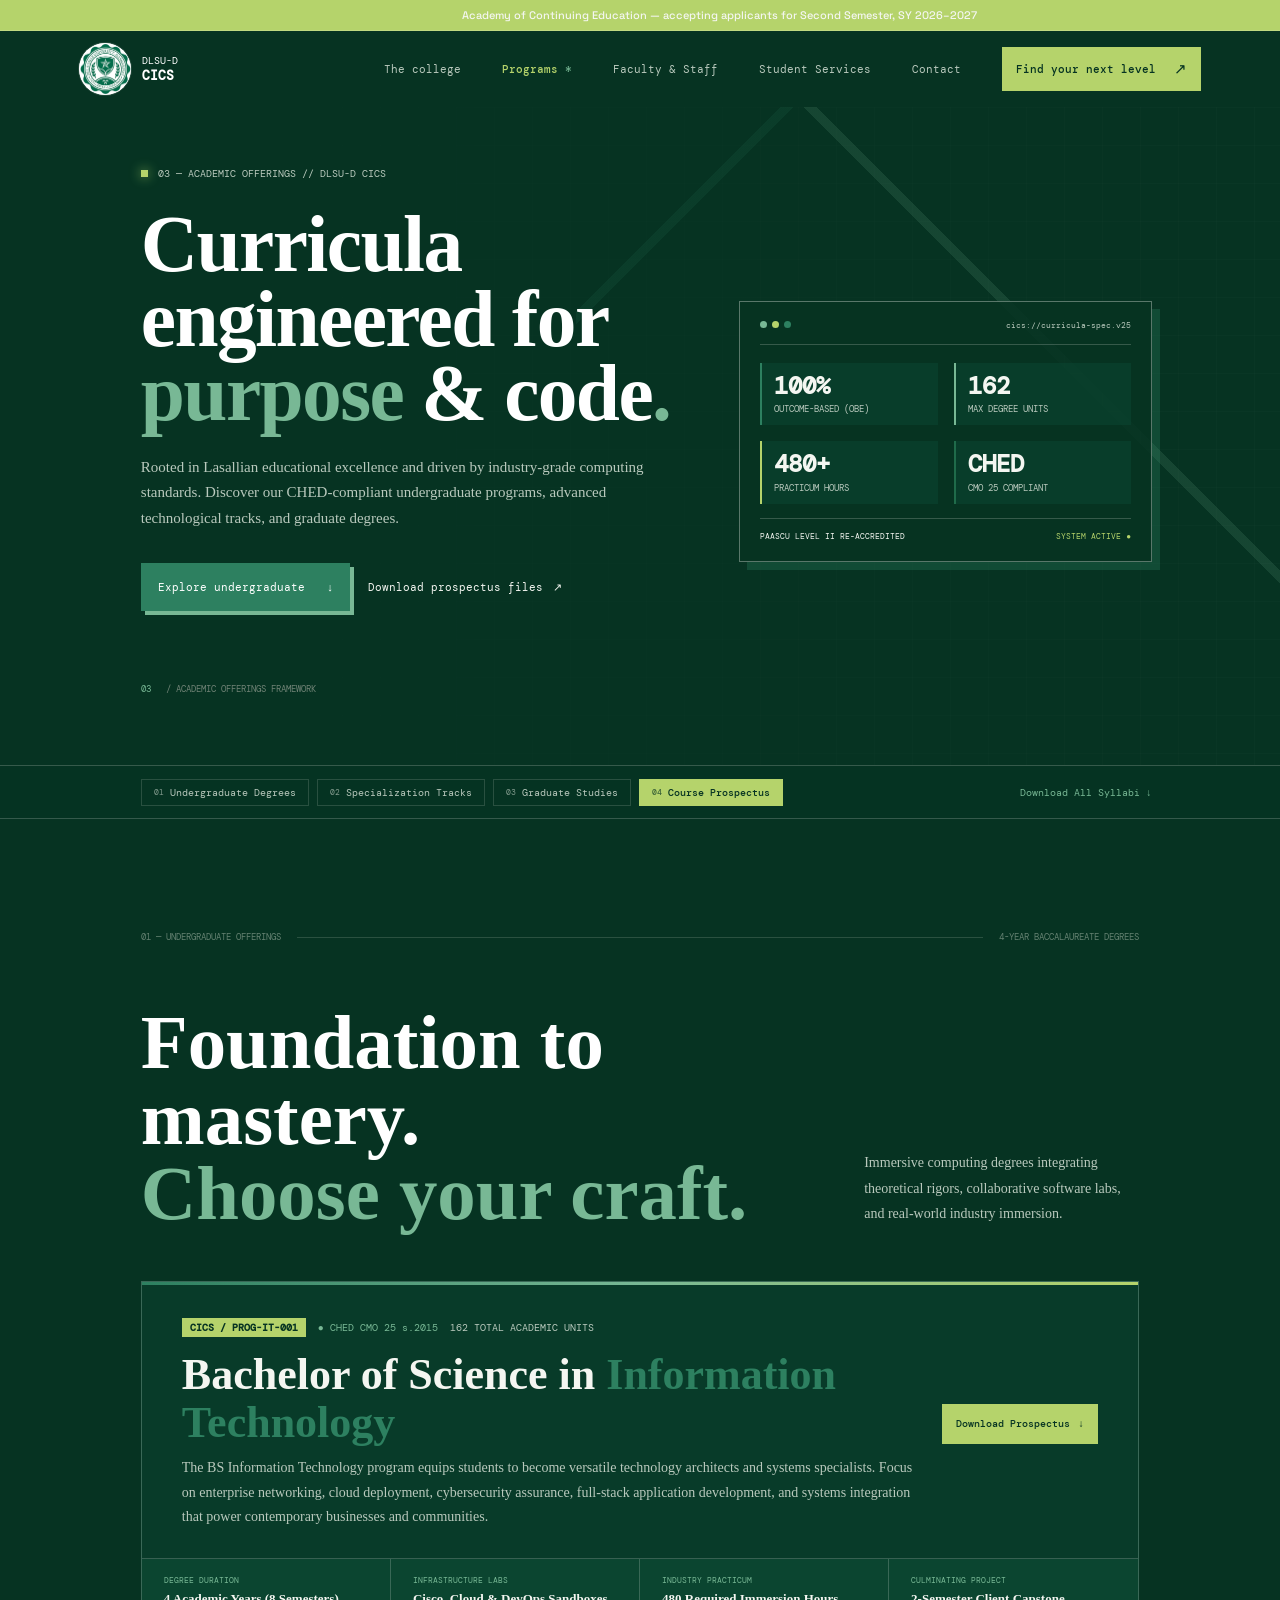
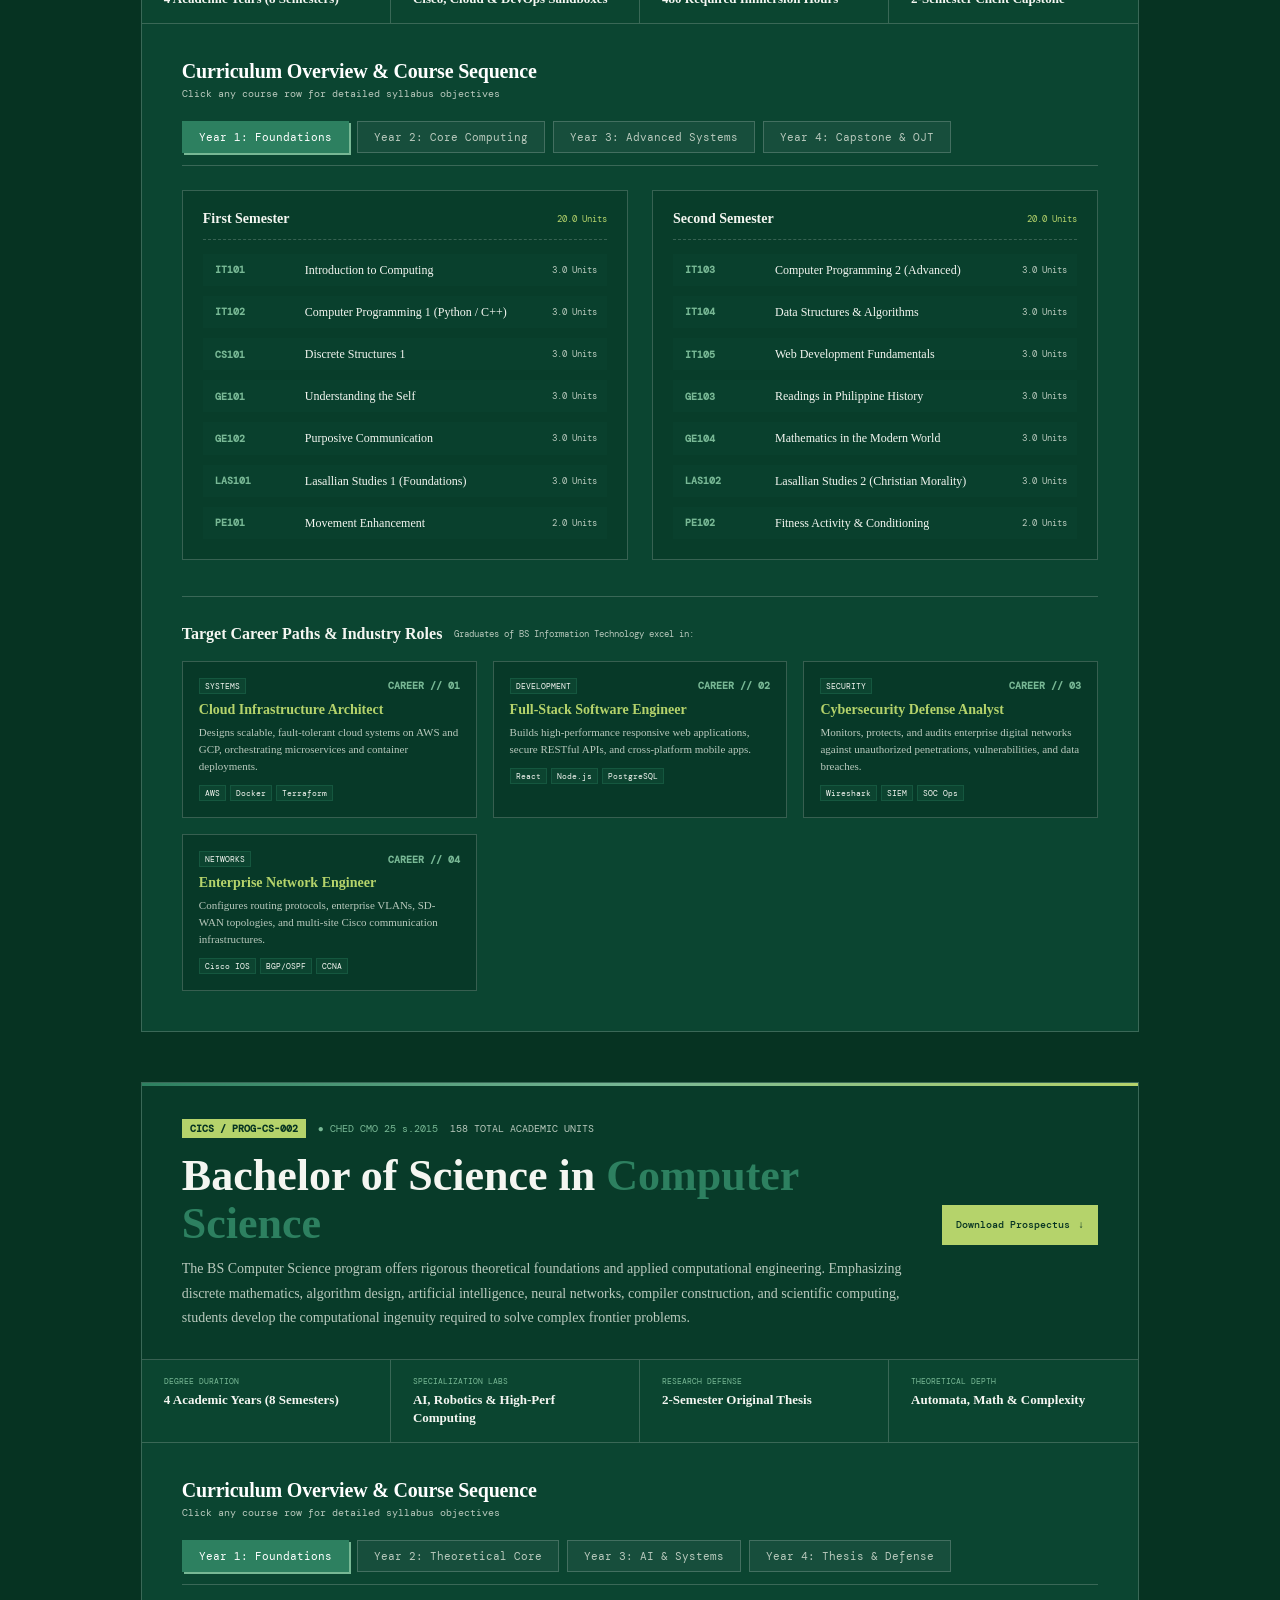
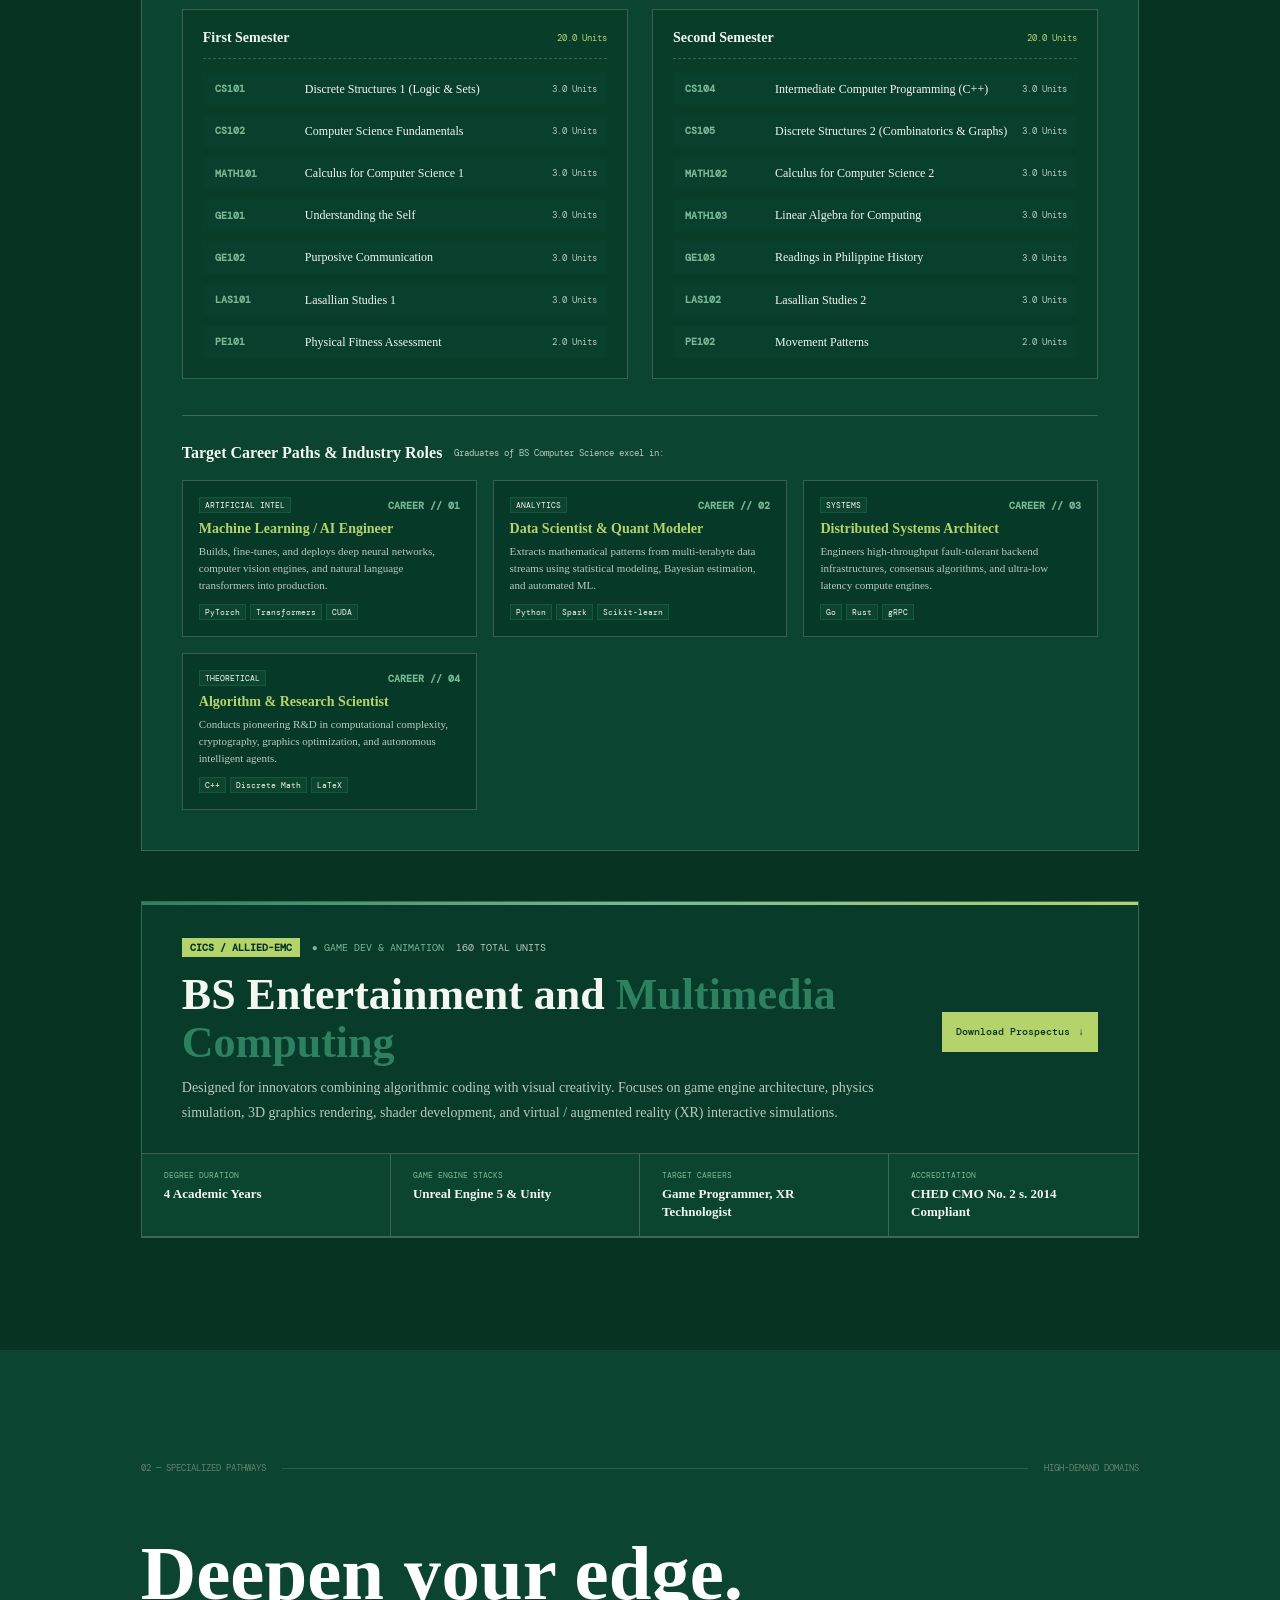
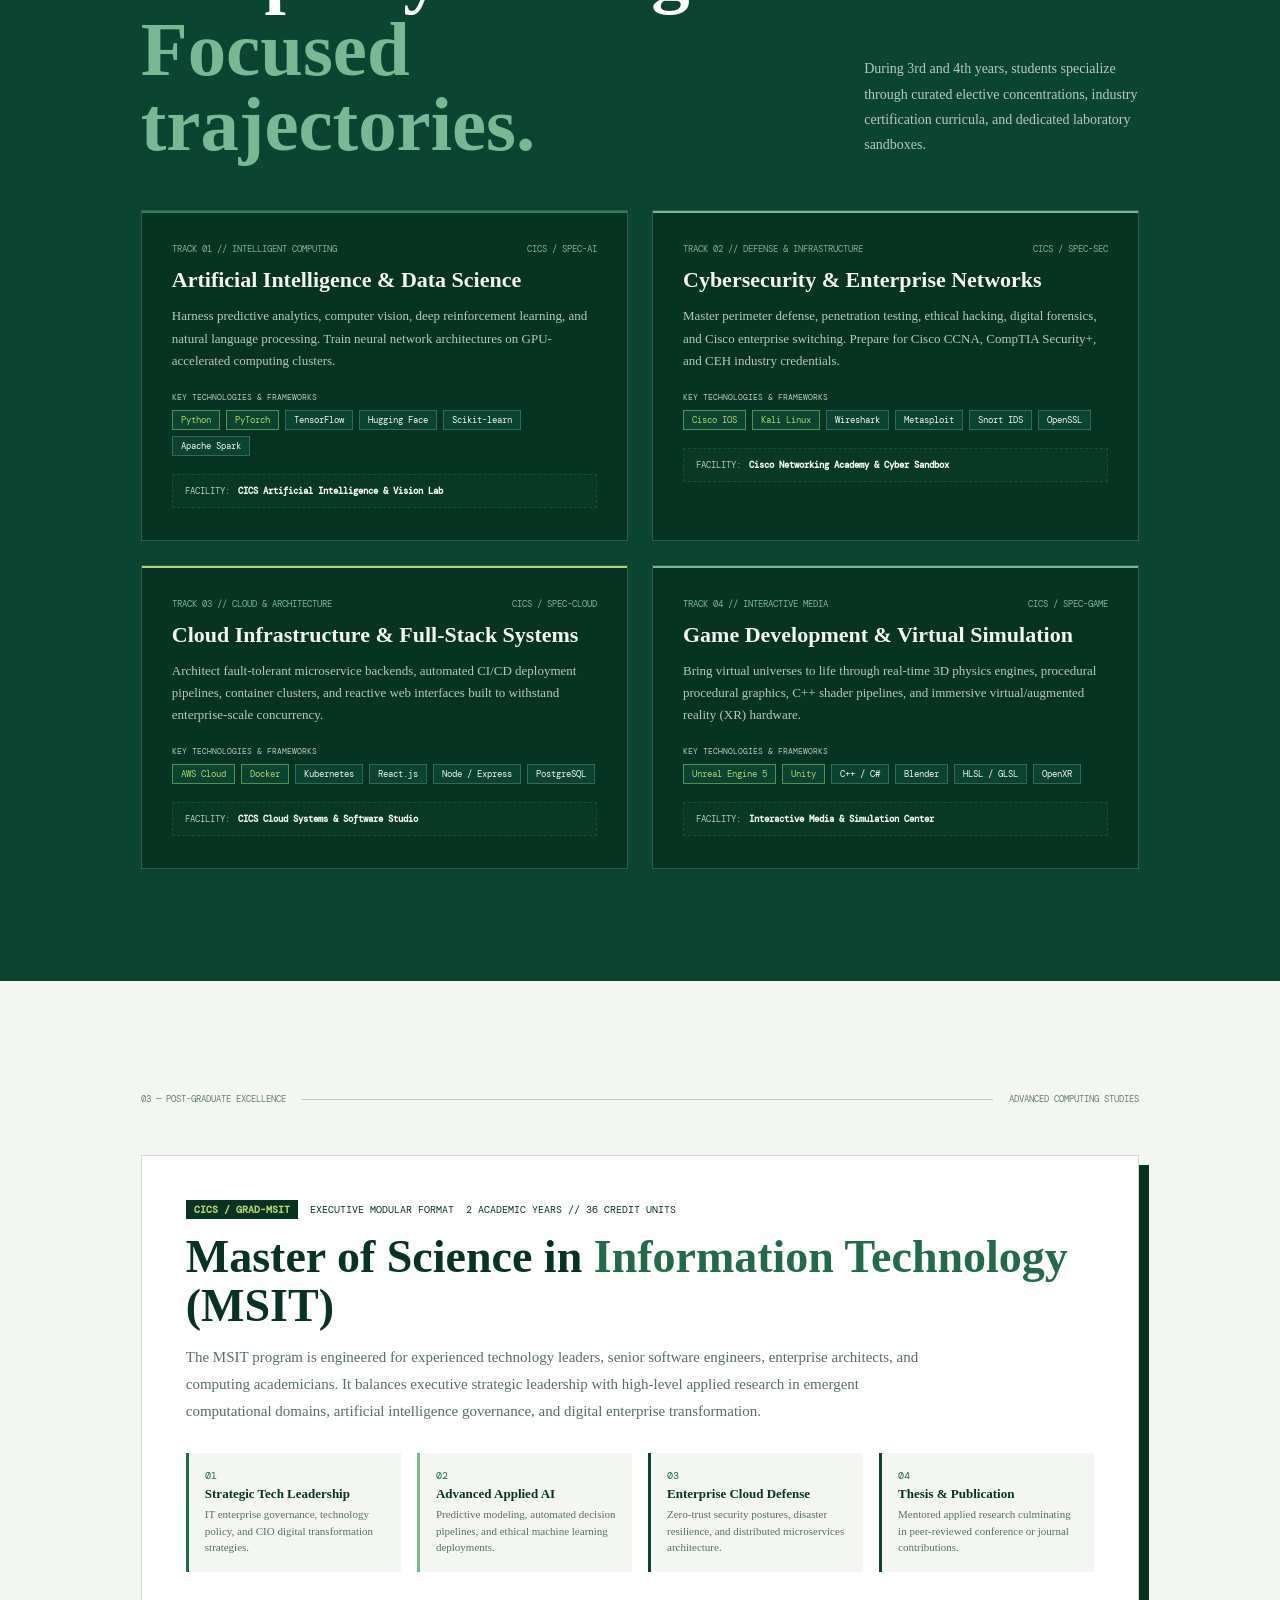
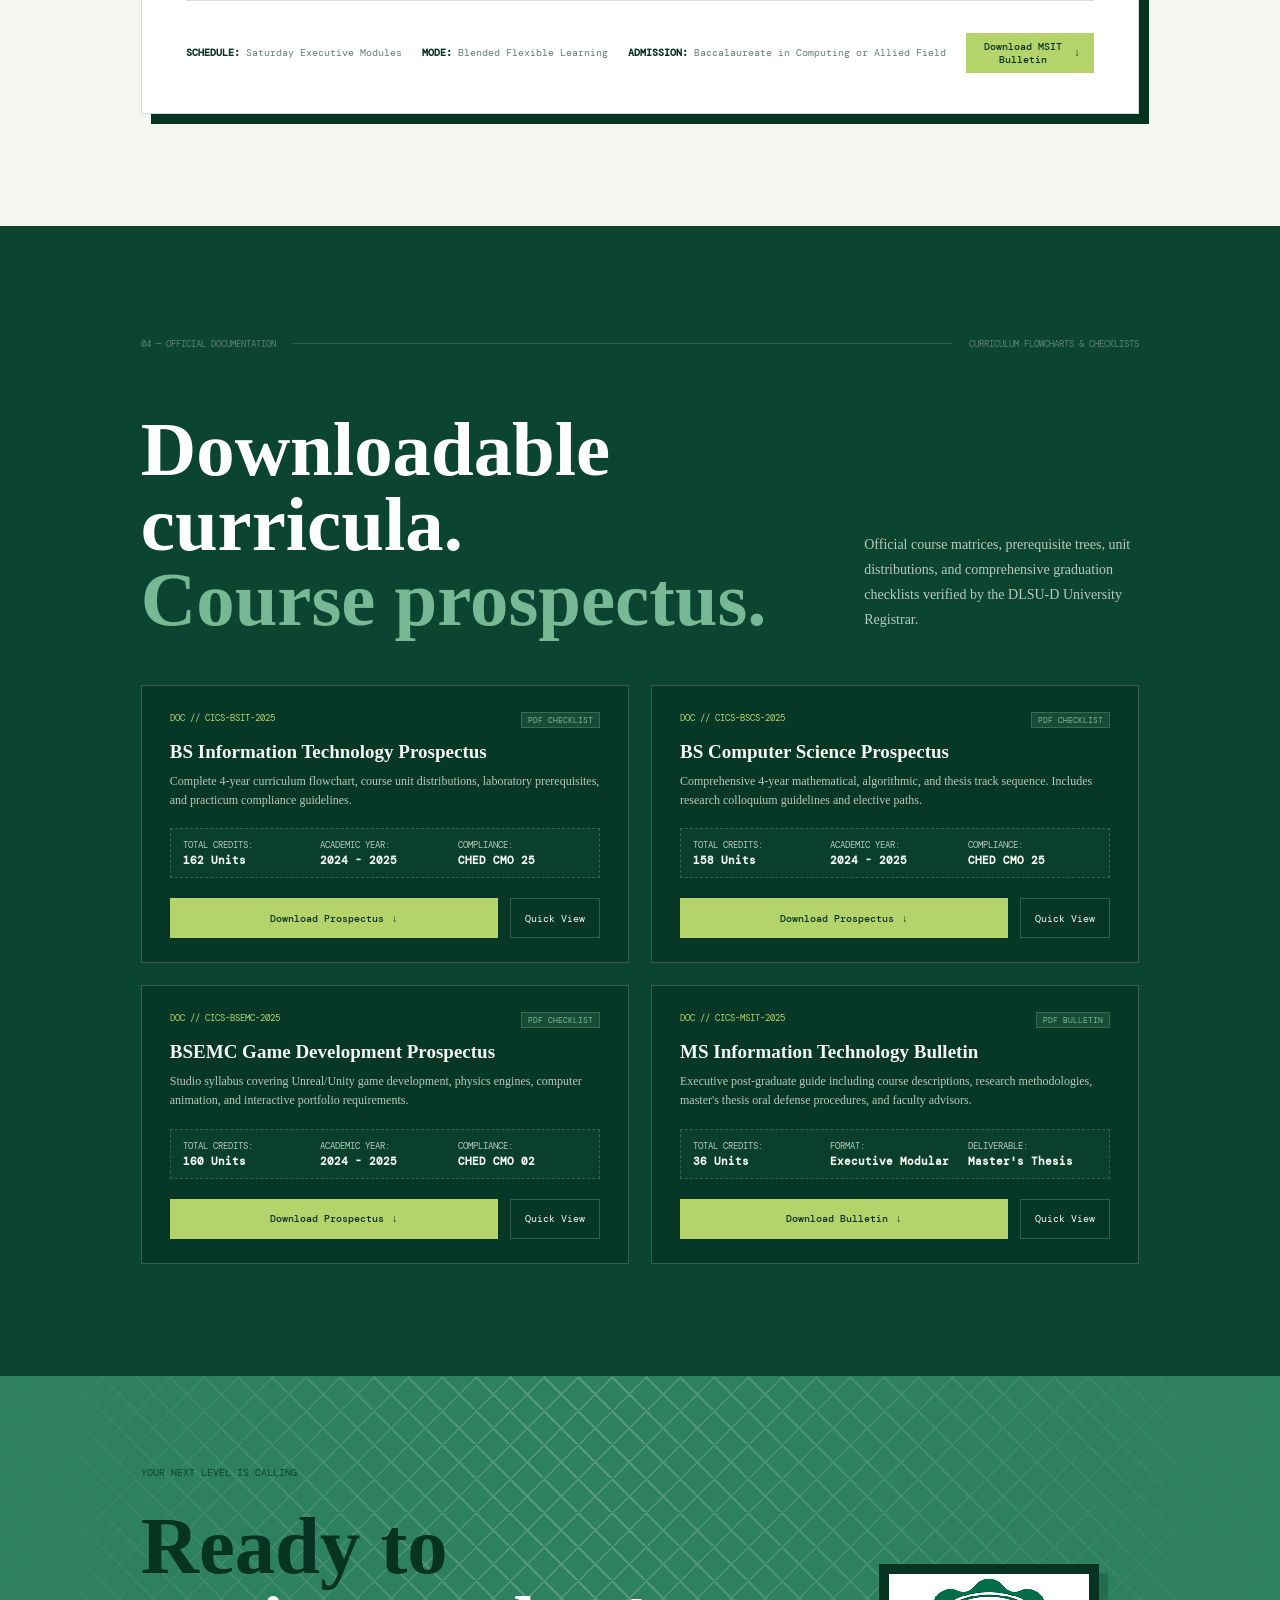
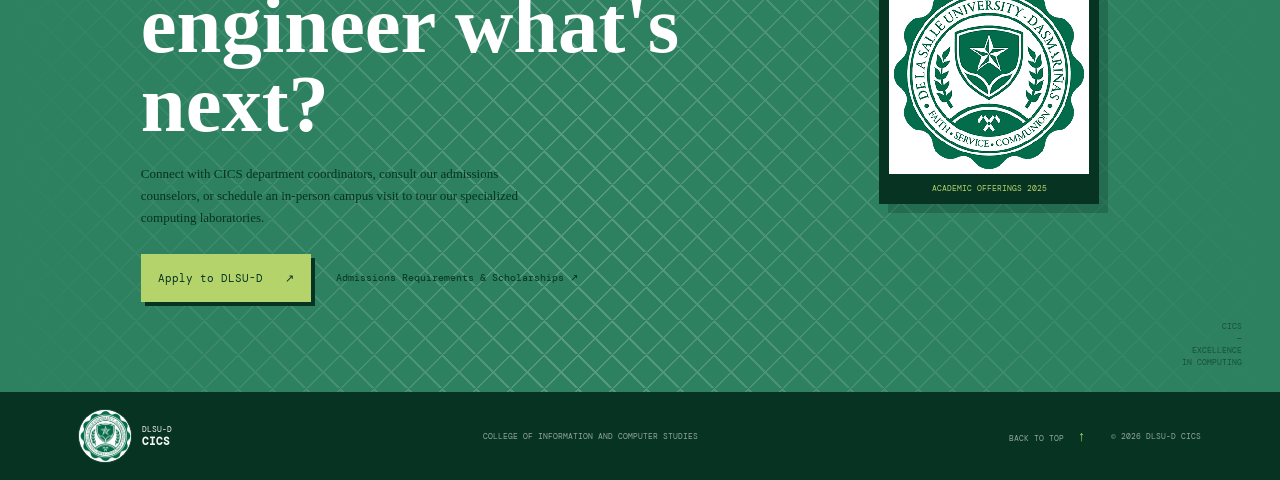
<file: src/programs.html>
<!doctype html>
<html lang="en">
  <head>
    <meta charset="utf-8" />
    <meta name="viewport" content="width=device-width, initial-scale=1" />
    <meta name="theme-color" content="#17091d" />
    <meta
      name="description"
      content="Explore Academic Programs at DLSU-D College of Information and Computer Studies: BSIT, BSCS, BSEMC, Specialization Tracks, and MSIT Graduate Studies."
    />
    <title>Academic Programs | DLSU-D CICS</title>
    <link rel="preconnect" href="https://fonts.googleapis.com" />
    <link rel="preconnect" href="https://fonts.gstatic.com" crossorigin />
    <link
      href="https://fonts.googleapis.com/css2?family=DM+Mono:wght@400;500;700&family=Space+Grotesk:wght@400;500;600;700&display=swap"
      rel="stylesheet"
    />
    <link rel="stylesheet" href="styles.css" />
    <script src="script.js" defer></script>
  </head>
  <body>
    <a class="skip-link" href="#main">Skip to content</a>

    <!-- Main Navigation Header -->
    <header class="site-header">
      <a class="brand" href="index.html" aria-label="CICS home">
        <span class="brand-mark"
          ><img src="../assets/logo.png" alt="CICS logo"
        /></span>
        <span class="brand-copy">DLSU-D <b>CICS</b></span>
      </a>
      <button
        class="menu-toggle"
        type="button"
        aria-expanded="false"
        aria-controls="site-nav"
        aria-label="Open navigation"
      >
        <span></span><span></span>
      </button>
      <nav class="site-nav" id="site-nav" aria-label="Main navigation">
        <a href="index.html#about">The college</a>
        <a class="active-nav" href="programs.html">Programs</a>
        <a href="faculty.html">Faculty &amp; Staff</a>
        <a href="student-services.html">Student Services</a>
        <a href="contact.html">Contact</a>
        <a class="nav-apply" href="index.html#connect"
          >Find your next level <span aria-hidden="true">↗</span></a
        >
      </nav>
    </header>

    <main id="main">
      <!-- Subpage Hero Section -->
      <section
        class="subpage-hero"
        id="top"
        aria-labelledby="subpage-hero-title"
      >
        <div class="hero-grid" aria-hidden="true"></div>
        <div class="subpage-hero-copy reveal">
          <p class="eyebrow">
            <span class="status-dot"></span> 03 — ACADEMIC OFFERINGS // DLSU-D
            CICS
          </p>
          <h1 id="subpage-hero-title">
            Curricula engineered for<br /><span>purpose</span> &amp; code<span
              class="period"
              >.</span
            >
          </h1>
          <p class="subpage-hero-desc">
            Rooted in Lasallian educational excellence and driven by
            industry-grade computing standards. Discover our CHED-compliant
            undergraduate programs, advanced technological tracks, and graduate
            degrees.
          </p>
          <div class="subpage-hero-actions">
            <a class="button button-primary" href="#undergraduate"
              >Explore undergraduate <span aria-hidden="true">↓</span></a
            >
            <a class="text-link" href="#prospectus"
              >Download prospectus files <span aria-hidden="true">↗</span></a
            >
          </div>
          <p class="hero-index">
            <span>03</span> / ACADEMIC OFFERINGS FRAMEWORK
          </p>
        </div>

        <!-- Terminal Widget on Hero -->
        <div
          class="hero-stats-panel reveal"
          aria-label="Academic Framework Terminal"
        >
          <div class="stats-panel-bar">
            <div class="panel-lights"><i></i><i></i><i></i></div>
            <span>cics://curricula-spec.v25</span>
          </div>
          <div class="stats-panel-grid">
            <div class="stat-box">
              <div class="stat-box-val">100%</div>
              <div class="stat-box-label">Outcome-Based (OBE)</div>
            </div>
            <div class="stat-box">
              <div class="stat-box-val">162</div>
              <div class="stat-box-label">Max Degree Units</div>
            </div>
            <div class="stat-box">
              <div class="stat-box-val">480+</div>
              <div class="stat-box-label">Practicum Hours</div>
            </div>
            <div class="stat-box">
              <div class="stat-box-val">CHED</div>
              <div class="stat-box-label">CMO 25 Compliant</div>
            </div>
          </div>
          <div class="stats-panel-footer">
            <span>PAASCU LEVEL II RE-ACCREDITED</span>
            <span>SYSTEM ACTIVE ●</span>
          </div>
        </div>
      </section>

      <!-- Sticky Quick Jump Navigation Sub-bar -->
      <nav
        class="program-subnav-sticky"
        aria-label="Program sections navigation"
      >
        <div class="program-subnav-inner">
          <div class="subnav-pills">
            <a class="subnav-pill active" href="#undergraduate"
              ><span>01</span> Undergraduate Degrees</a
            >
            <a class="subnav-pill" href="#specializations"
              ><span>02</span> Specialization Tracks</a
            >
            <a class="subnav-pill" href="#graduate"
              ><span>03</span> Graduate Studies</a
            >
            <a class="subnav-pill" href="#prospectus"
              ><span>04</span> Course Prospectus</a
            >
          </div>
          <a class="subnav-quick-cta" href="#prospectus">
            <span>Download All Syllabi</span> <span aria-hidden="true">↓</span>
          </a>
        </div>
      </nav>

      <!-- ====================================================================
           SECTION 1: UNDERGRADUATE PROGRAMS
           ==================================================================== -->
      <section
        class="section-pad"
        id="undergraduate"
        aria-labelledby="undergraduate-title"
      >
        <div class="section-kicker reveal">
          <span>01 — UNDERGRADUATE OFFERINGS</span>
          <span class="kicker-rule"></span>
          <span>4-YEAR BACCALAUREATE DEGREES</span>
        </div>

        <div class="section-heading reveal">
          <h2 id="undergraduate-title">
            Foundation to mastery.<br /><span>Choose your craft.</span>
          </h2>
          <p>
            Immersive computing degrees integrating theoretical rigors,
            collaborative software labs, and real-world industry immersion.
          </p>
        </div>

        <!-- ==================== BS INFORMATION TECHNOLOGY ==================== -->
        <article
          class="degree-block reveal"
          id="bsit"
          aria-labelledby="bsit-title"
        >
          <div class="degree-hero-banner">
            <div>
              <div class="degree-badge-line">
                <span class="badge-code">CICS / PROG-IT-001</span>
                <span class="badge-status">● CHED CMO 25 s.2015</span>
                <span class="badge-units">162 TOTAL ACADEMIC UNITS</span>
              </div>
              <h3 class="degree-title" id="bsit-title">
                Bachelor of Science in <span>Information Technology</span>
              </h3>
              <p class="degree-summary">
                The BS Information Technology program equips students to become
                versatile technology architects and systems specialists. Focus
                on enterprise networking, cloud deployment, cybersecurity
                assurance, full-stack application development, and systems
                integration that power contemporary businesses and communities.
              </p>
            </div>
            <div class="degree-hero-action">
              <button
                class="btn-download-pdf"
                type="button"
                data-program="Bachelor of Science in Information Technology"
                data-code="BSIT"
              >
                <span>Download Prospectus</span>
                <span aria-hidden="true">↓</span>
              </button>
            </div>
          </div>

          <!-- Highlight Ribbon -->
          <div class="degree-highlights-strip">
            <div class="highlight-cell">
              <span class="highlight-label">Degree Duration</span>
              <span class="highlight-val">4 Academic Years (8 Semesters)</span>
            </div>
            <div class="highlight-cell">
              <span class="highlight-label">Infrastructure Labs</span>
              <span class="highlight-val"
                >Cisco, Cloud &amp; DevOps Sandboxes</span
              >
            </div>
            <div class="highlight-cell">
              <span class="highlight-label">Industry Practicum</span>
              <span class="highlight-val">480 Required Immersion Hours</span>
            </div>
            <div class="highlight-cell">
              <span class="highlight-label">Culminating Project</span>
              <span class="highlight-val">2-Semester Client Capstone</span>
            </div>
          </div>

          <!-- Interactive Curriculum Navigator -->
          <div class="degree-body">
            <div class="curriculum-section-title">
              <div>
                <h3>Curriculum Overview &amp; Course Sequence</h3>
                <span
                  >Click any course row for detailed syllabus objectives</span
                >
              </div>
            </div>

            <!-- Year Tabs -->
            <div class="curriculum-year-tabs" role="tablist">
              <button
                class="year-tab-btn is-active"
                type="button"
                data-year="it-y1"
              >
                Year 1: Foundations
              </button>
              <button class="year-tab-btn" type="button" data-year="it-y2">
                Year 2: Core Computing
              </button>
              <button class="year-tab-btn" type="button" data-year="it-y3">
                Year 3: Advanced Systems
              </button>
              <button class="year-tab-btn" type="button" data-year="it-y4">
                Year 4: Capstone &amp; OJT
              </button>
            </div>

            <!-- Year 1 Panels -->
            <div class="year-panel" data-year="it-y1">
              <div class="semesters-grid">
                <div class="semester-col">
                  <div class="semester-head">
                    <b>First Semester</b>
                    <span>20.0 Units</span>
                  </div>
                  <div class="course-list">
                    <div class="course-row" data-code="IT101">
                      <span class="course-code-tag">IT101</span>
                      <span class="course-name-text"
                        >Introduction to Computing</span
                      >
                      <span class="course-units-badge">3.0 Units</span>
                    </div>
                    <div class="course-row" data-code="IT102">
                      <span class="course-code-tag">IT102</span>
                      <span class="course-name-text"
                        >Computer Programming 1 (Python / C++)</span
                      >
                      <span class="course-units-badge">3.0 Units</span>
                    </div>
                    <div class="course-row" data-code="CS101">
                      <span class="course-code-tag">CS101</span>
                      <span class="course-name-text"
                        >Discrete Structures 1</span
                      >
                      <span class="course-units-badge">3.0 Units</span>
                    </div>
                    <div class="course-row" data-code="GE101">
                      <span class="course-code-tag">GE101</span>
                      <span class="course-name-text"
                        >Understanding the Self</span
                      >
                      <span class="course-units-badge">3.0 Units</span>
                    </div>
                    <div class="course-row" data-code="GE102">
                      <span class="course-code-tag">GE102</span>
                      <span class="course-name-text"
                        >Purposive Communication</span
                      >
                      <span class="course-units-badge">3.0 Units</span>
                    </div>
                    <div class="course-row" data-code="LAS101">
                      <span class="course-code-tag">LAS101</span>
                      <span class="course-name-text"
                        >Lasallian Studies 1 (Foundations)</span
                      >
                      <span class="course-units-badge">3.0 Units</span>
                    </div>
                    <div class="course-row" data-code="PATH1">
                      <span class="course-code-tag">PE101</span>
                      <span class="course-name-text">Movement Enhancement</span>
                      <span class="course-units-badge">2.0 Units</span>
                    </div>
                  </div>
                </div>

                <div class="semester-col">
                  <div class="semester-head">
                    <b>Second Semester</b>
                    <span>20.0 Units</span>
                  </div>
                  <div class="course-list">
                    <div class="course-row" data-code="IT103">
                      <span class="course-code-tag">IT103</span>
                      <span class="course-name-text"
                        >Computer Programming 2 (Advanced)</span
                      >
                      <span class="course-units-badge">3.0 Units</span>
                    </div>
                    <div class="course-row" data-code="IT104">
                      <span class="course-code-tag">IT104</span>
                      <span class="course-name-text"
                        >Data Structures &amp; Algorithms</span
                      >
                      <span class="course-units-badge">3.0 Units</span>
                    </div>
                    <div class="course-row" data-code="IT105">
                      <span class="course-code-tag">IT105</span>
                      <span class="course-name-text"
                        >Web Development Fundamentals</span
                      >
                      <span class="course-units-badge">3.0 Units</span>
                    </div>
                    <div class="course-row" data-code="GE103">
                      <span class="course-code-tag">GE103</span>
                      <span class="course-name-text"
                        >Readings in Philippine History</span
                      >
                      <span class="course-units-badge">3.0 Units</span>
                    </div>
                    <div class="course-row" data-code="GE104">
                      <span class="course-code-tag">GE104</span>
                      <span class="course-name-text"
                        >Mathematics in the Modern World</span
                      >
                      <span class="course-units-badge">3.0 Units</span>
                    </div>
                    <div class="course-row" data-code="LAS102">
                      <span class="course-code-tag">LAS102</span>
                      <span class="course-name-text"
                        >Lasallian Studies 2 (Christian Morality)</span
                      >
                      <span class="course-units-badge">3.0 Units</span>
                    </div>
                    <div class="course-row" data-code="PATH2">
                      <span class="course-code-tag">PE102</span>
                      <span class="course-name-text"
                        >Fitness Activity &amp; Conditioning</span
                      >
                      <span class="course-units-badge">2.0 Units</span>
                    </div>
                  </div>
                </div>
              </div>
            </div>

            <!-- Year 2 Panels -->
            <div class="year-panel" data-year="it-y2" style="display: none">
              <div class="semesters-grid">
                <div class="semester-col">
                  <div class="semester-head">
                    <b>First Semester</b>
                    <span>21.0 Units</span>
                  </div>
                  <div class="course-list">
                    <div class="course-row" data-code="IT201">
                      <span class="course-code-tag">IT201</span>
                      <span class="course-name-text"
                        >Object-Oriented Programming (Java / C#)</span
                      >
                      <span class="course-units-badge">3.0 Units</span>
                    </div>
                    <div class="course-row" data-code="IT202">
                      <span class="course-code-tag">IT202</span>
                      <span class="course-name-text"
                        >Database Management Systems 1</span
                      >
                      <span class="course-units-badge">3.0 Units</span>
                    </div>
                    <div class="course-row" data-code="IT203">
                      <span class="course-code-tag">IT203</span>
                      <span class="course-name-text"
                        >Platform Technologies &amp; OS Internals</span
                      >
                      <span class="course-units-badge">3.0 Units</span>
                    </div>
                    <div class="course-row" data-code="IT204">
                      <span class="course-code-tag">IT204</span>
                      <span class="course-name-text"
                        >Quantitative Methods in IT</span
                      >
                      <span class="course-units-badge">3.0 Units</span>
                    </div>
                    <div class="course-row" data-code="GE105">
                      <span class="course-code-tag">GE105</span>
                      <span class="course-name-text"
                        >The Contemporary World</span
                      >
                      <span class="course-units-badge">3.0 Units</span>
                    </div>
                    <div class="course-row" data-code="GE106">
                      <span class="course-code-tag">GE106</span>
                      <span class="course-name-text">Art Appreciation</span>
                      <span class="course-units-badge">3.0 Units</span>
                    </div>
                  </div>
                </div>

                <div class="semester-col">
                  <div class="semester-head">
                    <b>Second Semester</b>
                    <span>21.0 Units</span>
                  </div>
                  <div class="course-list">
                    <div class="course-row" data-code="IT205">
                      <span class="course-code-tag">IT205</span>
                      <span class="course-name-text"
                        >Advanced Database Systems &amp; NoSQL</span
                      >
                      <span class="course-units-badge">3.0 Units</span>
                    </div>
                    <div class="course-row" data-code="IT206">
                      <span class="course-code-tag">IT206</span>
                      <span class="course-name-text"
                        >Networking 1 (Cisco CCNA 1)</span
                      >
                      <span class="course-units-badge">3.0 Units</span>
                    </div>
                    <div class="course-row" data-code="IT207">
                      <span class="course-code-tag">IT207</span>
                      <span class="course-name-text"
                        >Systems Analysis and Design</span
                      >
                      <span class="course-units-badge">3.0 Units</span>
                    </div>
                    <div class="course-row" data-code="IT208">
                      <span class="course-code-tag">IT208</span>
                      <span class="course-name-text"
                        >Human-Computer Interaction (UI/UX)</span
                      >
                      <span class="course-units-badge">3.0 Units</span>
                    </div>
                    <div class="course-row" data-code="GE107">
                      <span class="course-code-tag">GE107</span>
                      <span class="course-name-text"
                        >Science, Technology, and Society</span
                      >
                      <span class="course-units-badge">3.0 Units</span>
                    </div>
                    <div class="course-row" data-code="GE108">
                      <span class="course-code-tag">GE108</span>
                      <span class="course-name-text">Ethics</span>
                      <span class="course-units-badge">3.0 Units</span>
                    </div>
                  </div>
                </div>
              </div>
            </div>

            <!-- Year 3 Panels -->
            <div class="year-panel" data-year="it-y3" style="display: none">
              <div class="semesters-grid">
                <div class="semester-col">
                  <div class="semester-head">
                    <b>First Semester</b>
                    <span>21.0 Units</span>
                  </div>
                  <div class="course-list">
                    <div class="course-row" data-code="IT301">
                      <span class="course-code-tag">IT301</span>
                      <span class="course-name-text"
                        >Networking 2 (Routing &amp; Switching CCNA 2)</span
                      >
                      <span class="course-units-badge">3.0 Units</span>
                    </div>
                    <div class="course-row" data-code="IT302">
                      <span class="course-code-tag">IT302</span>
                      <span class="course-name-text"
                        >Web Systems &amp; Technologies (React/Node)</span
                      >
                      <span class="course-units-badge">3.0 Units</span>
                    </div>
                    <div class="course-row" data-code="IT303">
                      <span class="course-code-tag">IT303</span>
                      <span class="course-name-text"
                        >Information Assurance &amp; Security 1</span
                      >
                      <span class="course-units-badge">3.0 Units</span>
                    </div>
                    <div class="course-row" data-code="ITELEC1">
                      <span class="course-code-tag">IT-E1</span>
                      <span class="course-name-text"
                        >Track Elective 1 (Specialized Track)</span
                      >
                      <span class="course-units-badge">3.0 Units</span>
                    </div>
                    <div class="course-row" data-code="IT307">
                      <span class="course-code-tag">IT307</span>
                      <span class="course-name-text"
                        >Systems Integration and Architecture</span
                      >
                      <span class="course-units-badge">3.0 Units</span>
                    </div>
                    <div class="course-row" data-code="GE109">
                      <span class="course-code-tag">GE109</span>
                      <span class="course-name-text"
                        >The Life and Works of Jose Rizal</span
                      >
                      <span class="course-units-badge">3.0 Units</span>
                    </div>
                  </div>
                </div>

                <div class="semester-col">
                  <div class="semester-head">
                    <b>Second Semester</b>
                    <span>21.0 Units</span>
                  </div>
                  <div class="course-list">
                    <div class="course-row" data-code="IT304">
                      <span class="course-code-tag">IT304</span>
                      <span class="course-name-text"
                        >Mobile Application Development (Flutter/Android)</span
                      >
                      <span class="course-units-badge">3.0 Units</span>
                    </div>
                    <div class="course-row" data-code="IT305">
                      <span class="course-code-tag">IT305</span>
                      <span class="course-name-text"
                        >Cloud Computing &amp; Virtualization</span
                      >
                      <span class="course-units-badge">3.0 Units</span>
                    </div>
                    <div class="course-row" data-code="IT306">
                      <span class="course-code-tag">IT306</span>
                      <span class="course-name-text"
                        >Information Assurance &amp; Security 2</span
                      >
                      <span class="course-units-badge">3.0 Units</span>
                    </div>
                    <div class="course-row" data-code="ITELEC2">
                      <span class="course-code-tag">IT-E2</span>
                      <span class="course-name-text"
                        >Track Elective 2 (Specialized Track)</span
                      >
                      <span class="course-units-badge">3.0 Units</span>
                    </div>
                    <div class="course-row" data-code="IT308">
                      <span class="course-code-tag">IT308</span>
                      <span class="course-name-text"
                        >IT Research Methods &amp; Project Planning</span
                      >
                      <span class="course-units-badge">3.0 Units</span>
                    </div>
                    <div class="course-row" data-code="IT309">
                      <span class="course-code-tag">IT309</span>
                      <span class="course-name-text"
                        >Systems Administration &amp; Maintenance</span
                      >
                      <span class="course-units-badge">3.0 Units</span>
                    </div>
                  </div>
                </div>
              </div>
            </div>

            <!-- Year 4 Panels -->
            <div class="year-panel" data-year="it-y4" style="display: none">
              <div class="semesters-grid">
                <div class="semester-col">
                  <div class="semester-head">
                    <b>First Semester</b>
                    <span>15.0 Units</span>
                  </div>
                  <div class="course-list">
                    <div class="course-row" data-code="IT401">
                      <span class="course-code-tag">IT401</span>
                      <span class="course-name-text"
                        >Capstone Project 1 (System Proposal)</span
                      >
                      <span class="course-units-badge">3.0 Units</span>
                    </div>
                    <div class="course-row" data-code="IT402">
                      <span class="course-code-tag">IT402</span>
                      <span class="course-name-text"
                        >Social and Professional Issues in IT</span
                      >
                      <span class="course-units-badge">3.0 Units</span>
                    </div>
                    <div class="course-row" data-code="ITELEC3">
                      <span class="course-code-tag">IT-E3</span>
                      <span class="course-name-text"
                        >Track Elective 3 (Specialized Track)</span
                      >
                      <span class="course-units-badge">3.0 Units</span>
                    </div>
                    <div class="course-row" data-code="IT403">
                      <span class="course-code-tag">IT403</span>
                      <span class="course-name-text"
                        >Innovation &amp; Technopreneurship</span
                      >
                      <span class="course-units-badge">3.0 Units</span>
                    </div>
                  </div>
                </div>

                <div class="semester-col">
                  <div class="semester-head">
                    <b>Second Semester</b>
                    <span>9.0 Units</span>
                  </div>
                  <div class="course-list">
                    <div class="course-row" data-code="IT404">
                      <span class="course-code-tag">IT404</span>
                      <span class="course-name-text"
                        >Capstone Project 2 (System Defense)</span
                      >
                      <span class="course-units-badge">3.0 Units</span>
                    </div>
                    <div class="course-row" data-code="IT405">
                      <span class="course-code-tag">IT405</span>
                      <span class="course-name-text"
                        >Industry Practicum / OJT (480 Hours)</span
                      >
                      <span class="course-units-badge">6.0 Units</span>
                    </div>
                  </div>
                </div>
              </div>
            </div>

            <!-- Career Paths Section -->
            <div class="career-section">
              <div class="career-title">
                <h4>Target Career Paths &amp; Industry Roles</h4>
                <span>Graduates of BS Information Technology excel in:</span>
              </div>
              <div class="career-cards-grid">
                <div class="career-card">
                  <div class="career-card-top">
                    <span class="skill-tag">SYSTEMS</span>
                    <span class="course-code-tag">CAREER // 01</span>
                  </div>
                  <h5 class="career-role-title">
                    Cloud Infrastructure Architect
                  </h5>
                  <p class="career-role-desc">
                    Designs scalable, fault-tolerant cloud systems on AWS and
                    GCP, orchestrating microservices and container deployments.
                  </p>
                  <div class="career-skills">
                    <span class="skill-tag">AWS</span>
                    <span class="skill-tag">Docker</span>
                    <span class="skill-tag">Terraform</span>
                  </div>
                </div>

                <div class="career-card">
                  <div class="career-card-top">
                    <span class="skill-tag">DEVELOPMENT</span>
                    <span class="course-code-tag">CAREER // 02</span>
                  </div>
                  <h5 class="career-role-title">
                    Full-Stack Software Engineer
                  </h5>
                  <p class="career-role-desc">
                    Builds high-performance responsive web applications, secure
                    RESTful APIs, and cross-platform mobile apps.
                  </p>
                  <div class="career-skills">
                    <span class="skill-tag">React</span>
                    <span class="skill-tag">Node.js</span>
                    <span class="skill-tag">PostgreSQL</span>
                  </div>
                </div>

                <div class="career-card">
                  <div class="career-card-top">
                    <span class="skill-tag">SECURITY</span>
                    <span class="course-code-tag">CAREER // 03</span>
                  </div>
                  <h5 class="career-role-title">
                    Cybersecurity Defense Analyst
                  </h5>
                  <p class="career-role-desc">
                    Monitors, protects, and audits enterprise digital networks
                    against unauthorized penetrations, vulnerabilities, and data
                    breaches.
                  </p>
                  <div class="career-skills">
                    <span class="skill-tag">Wireshark</span>
                    <span class="skill-tag">SIEM</span>
                    <span class="skill-tag">SOC Ops</span>
                  </div>
                </div>

                <div class="career-card">
                  <div class="career-card-top">
                    <span class="skill-tag">NETWORKS</span>
                    <span class="course-code-tag">CAREER // 04</span>
                  </div>
                  <h5 class="career-role-title">Enterprise Network Engineer</h5>
                  <p class="career-role-desc">
                    Configures routing protocols, enterprise VLANs, SD-WAN
                    topologies, and multi-site Cisco communication
                    infrastructures.
                  </p>
                  <div class="career-skills">
                    <span class="skill-tag">Cisco IOS</span>
                    <span class="skill-tag">BGP/OSPF</span>
                    <span class="skill-tag">CCNA</span>
                  </div>
                </div>
              </div>
            </div>
          </div>
        </article>

        <!-- ==================== BS COMPUTER SCIENCE ==================== -->
        <article
          class="degree-block reveal"
          id="bscs"
          aria-labelledby="bscs-title"
        >
          <div class="degree-hero-banner">
            <div>
              <div class="degree-badge-line">
                <span class="badge-code">CICS / PROG-CS-002</span>
                <span class="badge-status">● CHED CMO 25 s.2015</span>
                <span class="badge-units">158 TOTAL ACADEMIC UNITS</span>
              </div>
              <h3 class="degree-title" id="bscs-title">
                Bachelor of Science in <span>Computer Science</span>
              </h3>
              <p class="degree-summary">
                The BS Computer Science program offers rigorous theoretical
                foundations and applied computational engineering. Emphasizing
                discrete mathematics, algorithm design, artificial intelligence,
                neural networks, compiler construction, and scientific
                computing, students develop the computational ingenuity required
                to solve complex frontier problems.
              </p>
            </div>
            <div class="degree-hero-action">
              <button
                class="btn-download-pdf"
                type="button"
                data-program="Bachelor of Science in Computer Science"
                data-code="BSCS"
              >
                <span>Download Prospectus</span>
                <span aria-hidden="true">↓</span>
              </button>
            </div>
          </div>

          <!-- Highlight Ribbon -->
          <div class="degree-highlights-strip">
            <div class="highlight-cell">
              <span class="highlight-label">Degree Duration</span>
              <span class="highlight-val">4 Academic Years (8 Semesters)</span>
            </div>
            <div class="highlight-cell">
              <span class="highlight-label">Specialization Labs</span>
              <span class="highlight-val"
                >AI, Robotics &amp; High-Perf Computing</span
              >
            </div>
            <div class="highlight-cell">
              <span class="highlight-label">Research Defense</span>
              <span class="highlight-val">2-Semester Original Thesis</span>
            </div>
            <div class="highlight-cell">
              <span class="highlight-label">Theoretical Depth</span>
              <span class="highlight-val">Automata, Math &amp; Complexity</span>
            </div>
          </div>

          <!-- Interactive Curriculum Navigator -->
          <div class="degree-body">
            <div class="curriculum-section-title">
              <div>
                <h3>Curriculum Overview &amp; Course Sequence</h3>
                <span
                  >Click any course row for detailed syllabus objectives</span
                >
              </div>
            </div>

            <!-- Year Tabs -->
            <div class="curriculum-year-tabs" role="tablist">
              <button
                class="year-tab-btn is-active"
                type="button"
                data-year="cs-y1"
              >
                Year 1: Foundations
              </button>
              <button class="year-tab-btn" type="button" data-year="cs-y2">
                Year 2: Theoretical Core
              </button>
              <button class="year-tab-btn" type="button" data-year="cs-y3">
                Year 3: AI &amp; Systems
              </button>
              <button class="year-tab-btn" type="button" data-year="cs-y4">
                Year 4: Thesis &amp; Defense
              </button>
            </div>

            <!-- Year 1 Panels -->
            <div class="year-panel" data-year="cs-y1">
              <div class="semesters-grid">
                <div class="semester-col">
                  <div class="semester-head">
                    <b>First Semester</b>
                    <span>20.0 Units</span>
                  </div>
                  <div class="course-list">
                    <div class="course-row" data-code="CS101">
                      <span class="course-code-tag">CS101</span>
                      <span class="course-name-text"
                        >Discrete Structures 1 (Logic &amp; Sets)</span
                      >
                      <span class="course-units-badge">3.0 Units</span>
                    </div>
                    <div class="course-row" data-code="CS102">
                      <span class="course-code-tag">CS102</span>
                      <span class="course-name-text"
                        >Computer Science Fundamentals</span
                      >
                      <span class="course-units-badge">3.0 Units</span>
                    </div>
                    <div class="course-row" data-code="MATH101">
                      <span class="course-code-tag">MATH101</span>
                      <span class="course-name-text"
                        >Calculus for Computer Science 1</span
                      >
                      <span class="course-units-badge">3.0 Units</span>
                    </div>
                    <div class="course-row" data-code="GE101">
                      <span class="course-code-tag">GE101</span>
                      <span class="course-name-text"
                        >Understanding the Self</span
                      >
                      <span class="course-units-badge">3.0 Units</span>
                    </div>
                    <div class="course-row" data-code="GE102">
                      <span class="course-code-tag">GE102</span>
                      <span class="course-name-text"
                        >Purposive Communication</span
                      >
                      <span class="course-units-badge">3.0 Units</span>
                    </div>
                    <div class="course-row" data-code="LAS101">
                      <span class="course-code-tag">LAS101</span>
                      <span class="course-name-text">Lasallian Studies 1</span>
                      <span class="course-units-badge">3.0 Units</span>
                    </div>
                    <div class="course-row" data-code="PATH1">
                      <span class="course-code-tag">PE101</span>
                      <span class="course-name-text"
                        >Physical Fitness Assessment</span
                      >
                      <span class="course-units-badge">2.0 Units</span>
                    </div>
                  </div>
                </div>

                <div class="semester-col">
                  <div class="semester-head">
                    <b>Second Semester</b>
                    <span>20.0 Units</span>
                  </div>
                  <div class="course-list">
                    <div class="course-row" data-code="CS104">
                      <span class="course-code-tag">CS104</span>
                      <span class="course-name-text"
                        >Intermediate Computer Programming (C++)</span
                      >
                      <span class="course-units-badge">3.0 Units</span>
                    </div>
                    <div class="course-row" data-code="CS105">
                      <span class="course-code-tag">CS105</span>
                      <span class="course-name-text"
                        >Discrete Structures 2 (Combinatorics &amp;
                        Graphs)</span
                      >
                      <span class="course-units-badge">3.0 Units</span>
                    </div>
                    <div class="course-row" data-code="MATH102">
                      <span class="course-code-tag">MATH102</span>
                      <span class="course-name-text"
                        >Calculus for Computer Science 2</span
                      >
                      <span class="course-units-badge">3.0 Units</span>
                    </div>
                    <div class="course-row" data-code="MATH103">
                      <span class="course-code-tag">MATH103</span>
                      <span class="course-name-text"
                        >Linear Algebra for Computing</span
                      >
                      <span class="course-units-badge">3.0 Units</span>
                    </div>
                    <div class="course-row" data-code="GE103">
                      <span class="course-code-tag">GE103</span>
                      <span class="course-name-text"
                        >Readings in Philippine History</span
                      >
                      <span class="course-units-badge">3.0 Units</span>
                    </div>
                    <div class="course-row" data-code="LAS102">
                      <span class="course-code-tag">LAS102</span>
                      <span class="course-name-text">Lasallian Studies 2</span>
                      <span class="course-units-badge">3.0 Units</span>
                    </div>
                    <div class="course-row" data-code="PATH2">
                      <span class="course-code-tag">PE102</span>
                      <span class="course-name-text">Movement Patterns</span>
                      <span class="course-units-badge">2.0 Units</span>
                    </div>
                  </div>
                </div>
              </div>
            </div>

            <!-- Year 2 Panels -->
            <div class="year-panel" data-year="cs-y2" style="display: none">
              <div class="semesters-grid">
                <div class="semester-col">
                  <div class="semester-head">
                    <b>First Semester</b>
                    <span>21.0 Units</span>
                  </div>
                  <div class="course-list">
                    <div class="course-row" data-code="CS201">
                      <span class="course-code-tag">CS201</span>
                      <span class="course-name-text"
                        >Data Structures &amp; Algorithm Design</span
                      >
                      <span class="course-units-badge">3.0 Units</span>
                    </div>
                    <div class="course-row" data-code="CS202">
                      <span class="course-code-tag">CS202</span>
                      <span class="course-name-text"
                        >Object-Oriented Software Engineering</span
                      >
                      <span class="course-units-badge">3.0 Units</span>
                    </div>
                    <div class="course-row" data-code="CS203">
                      <span class="course-code-tag">CS203</span>
                      <span class="course-name-text"
                        >Computer Architecture &amp; Organization</span
                      >
                      <span class="course-units-badge">3.0 Units</span>
                    </div>
                    <div class="course-row" data-code="STAT201">
                      <span class="course-code-tag">STAT201</span>
                      <span class="course-name-text"
                        >Probability &amp; Statistics for Computing</span
                      >
                      <span class="course-units-badge">3.0 Units</span>
                    </div>
                    <div class="course-row" data-code="GE105">
                      <span class="course-code-tag">GE105</span>
                      <span class="course-name-text"
                        >The Contemporary World</span
                      >
                      <span class="course-units-badge">3.0 Units</span>
                    </div>
                    <div class="course-row" data-code="GE106">
                      <span class="course-code-tag">GE106</span>
                      <span class="course-name-text">Art Appreciation</span>
                      <span class="course-units-badge">3.0 Units</span>
                    </div>
                  </div>
                </div>

                <div class="semester-col">
                  <div class="semester-head">
                    <b>Second Semester</b>
                    <span>21.0 Units</span>
                  </div>
                  <div class="course-list">
                    <div class="course-row" data-code="CS204">
                      <span class="course-code-tag">CS204</span>
                      <span class="course-name-text"
                        >Design &amp; Analysis of Algorithms</span
                      >
                      <span class="course-units-badge">3.0 Units</span>
                    </div>
                    <div class="course-row" data-code="CS205">
                      <span class="course-code-tag">CS205</span>
                      <span class="course-name-text"
                        >Automata Theory &amp; Formal Languages</span
                      >
                      <span class="course-units-badge">3.0 Units</span>
                    </div>
                    <div class="course-row" data-code="CS206">
                      <span class="course-code-tag">CS206</span>
                      <span class="course-name-text"
                        >Operating Systems Architecture</span
                      >
                      <span class="course-units-badge">3.0 Units</span>
                    </div>
                    <div class="course-row" data-code="IT202">
                      <span class="course-code-tag">CS207</span>
                      <span class="course-name-text"
                        >Information Management &amp; Relational Theory</span
                      >
                      <span class="course-units-badge">3.0 Units</span>
                    </div>
                    <div class="course-row" data-code="GE107">
                      <span class="course-code-tag">GE107</span>
                      <span class="course-name-text"
                        >Science, Technology, and Society</span
                      >
                      <span class="course-units-badge">3.0 Units</span>
                    </div>
                    <div class="course-row" data-code="GE108">
                      <span class="course-code-tag">GE108</span>
                      <span class="course-name-text">Ethics</span>
                      <span class="course-units-badge">3.0 Units</span>
                    </div>
                  </div>
                </div>
              </div>
            </div>

            <!-- Year 3 Panels -->
            <div class="year-panel" data-year="cs-y3" style="display: none">
              <div class="semesters-grid">
                <div class="semester-col">
                  <div class="semester-head">
                    <b>First Semester</b>
                    <span>21.0 Units</span>
                  </div>
                  <div class="course-list">
                    <div class="course-row" data-code="CS301">
                      <span class="course-code-tag">CS301</span>
                      <span class="course-name-text"
                        >Intelligent Systems &amp; Artificial Intelligence</span
                      >
                      <span class="course-units-badge">3.0 Units</span>
                    </div>
                    <div class="course-row" data-code="CS302">
                      <span class="course-code-tag">CS302</span>
                      <span class="course-name-text"
                        >Principles of Programming Languages</span
                      >
                      <span class="course-units-badge">3.0 Units</span>
                    </div>
                    <div class="course-row" data-code="CS303">
                      <span class="course-code-tag">CS303</span>
                      <span class="course-name-text"
                        >Software Engineering 1</span
                      >
                      <span class="course-units-badge">3.0 Units</span>
                    </div>
                    <div class="course-row" data-code="CSELEC1">
                      <span class="course-code-tag">CS-E1</span>
                      <span class="course-name-text"
                        >CS Track Elective 1 (AI / Data Science)</span
                      >
                      <span class="course-units-badge">3.0 Units</span>
                    </div>
                    <div class="course-row" data-code="GE109">
                      <span class="course-code-tag">GE109</span>
                      <span class="course-name-text"
                        >The Life and Works of Jose Rizal</span
                      >
                      <span class="course-units-badge">3.0 Units</span>
                    </div>
                  </div>
                </div>

                <div class="semester-col">
                  <div class="semester-head">
                    <b>Second Semester</b>
                    <span>21.0 Units</span>
                  </div>
                  <div class="course-list">
                    <div class="course-row" data-code="CS304">
                      <span class="course-code-tag">CS304</span>
                      <span class="course-name-text"
                        >Machine Learning &amp; Neural Networks</span
                      >
                      <span class="course-units-badge">3.0 Units</span>
                    </div>
                    <div class="course-row" data-code="CS305">
                      <span class="course-code-tag">CS305</span>
                      <span class="course-name-text"
                        >Distributed &amp; Parallel Computing</span
                      >
                      <span class="course-units-badge">3.0 Units</span>
                    </div>
                    <div class="course-row" data-code="CS306">
                      <span class="course-code-tag">CS306</span>
                      <span class="course-name-text"
                        >Software Engineering 2 (Agile Development)</span
                      >
                      <span class="course-units-badge">3.0 Units</span>
                    </div>
                    <div class="course-row" data-code="CSELEC2">
                      <span class="course-code-tag">CS-E2</span>
                      <span class="course-name-text"
                        >CS Track Elective 2 (Deep Learning / Big Data)</span
                      >
                      <span class="course-units-badge">3.0 Units</span>
                    </div>
                    <div class="course-row" data-code="CS307">
                      <span class="course-code-tag">CS307</span>
                      <span class="course-name-text"
                        >CS Research Methods &amp; Technical Writing</span
                      >
                      <span class="course-units-badge">3.0 Units</span>
                    </div>
                  </div>
                </div>
              </div>
            </div>

            <!-- Year 4 Panels -->
            <div class="year-panel" data-year="cs-y4" style="display: none">
              <div class="semesters-grid">
                <div class="semester-col">
                  <div class="semester-head">
                    <b>First Semester</b>
                    <span>15.0 Units</span>
                  </div>
                  <div class="course-list">
                    <div class="course-row" data-code="CS401">
                      <span class="course-code-tag">CS401</span>
                      <span class="course-name-text"
                        >CS Thesis 1 (Research Proposal)</span
                      >
                      <span class="course-units-badge">3.0 Units</span>
                    </div>
                    <div class="course-row" data-code="CS402">
                      <span class="course-code-tag">CS402</span>
                      <span class="course-name-text"
                        >Computer Graphics &amp; Visual Computing</span
                      >
                      <span class="course-units-badge">3.0 Units</span>
                    </div>
                    <div class="course-row" data-code="CSELEC3">
                      <span class="course-code-tag">CS-E3</span>
                      <span class="course-name-text"
                        >CS Track Elective 3 (Computer Vision / NLP)</span
                      >
                      <span class="course-units-badge">3.0 Units</span>
                    </div>
                    <div class="course-row" data-code="IT402">
                      <span class="course-code-tag">CS405</span>
                      <span class="course-name-text"
                        >Social and Ethical Issues in Computing</span
                      >
                      <span class="course-units-badge">3.0 Units</span>
                    </div>
                  </div>
                </div>

                <div class="semester-col">
                  <div class="semester-head">
                    <b>Second Semester</b>
                    <span>9.0 Units</span>
                  </div>
                  <div class="course-list">
                    <div class="course-row" data-code="CS403">
                      <span class="course-code-tag">CS403</span>
                      <span class="course-name-text"
                        >CS Thesis 2 (Oral Defense &amp; Publication)</span
                      >
                      <span class="course-units-badge">3.0 Units</span>
                    </div>
                    <div class="course-row" data-code="IT405">
                      <span class="course-code-tag">CS404</span>
                      <span class="course-name-text"
                        >CS Research Internship / Industry Practicum</span
                      >
                      <span class="course-units-badge">6.0 Units</span>
                    </div>
                  </div>
                </div>
              </div>
            </div>

            <!-- Career Paths Section -->
            <div class="career-section">
              <div class="career-title">
                <h4>Target Career Paths &amp; Industry Roles</h4>
                <span>Graduates of BS Computer Science excel in:</span>
              </div>
              <div class="career-cards-grid">
                <div class="career-card">
                  <div class="career-card-top">
                    <span class="skill-tag">ARTIFICIAL INTEL</span>
                    <span class="course-code-tag">CAREER // 01</span>
                  </div>
                  <h5 class="career-role-title">
                    Machine Learning / AI Engineer
                  </h5>
                  <p class="career-role-desc">
                    Builds, fine-tunes, and deploys deep neural networks,
                    computer vision engines, and natural language transformers
                    into production.
                  </p>
                  <div class="career-skills">
                    <span class="skill-tag">PyTorch</span>
                    <span class="skill-tag">Transformers</span>
                    <span class="skill-tag">CUDA</span>
                  </div>
                </div>

                <div class="career-card">
                  <div class="career-card-top">
                    <span class="skill-tag">ANALYTICS</span>
                    <span class="course-code-tag">CAREER // 02</span>
                  </div>
                  <h5 class="career-role-title">
                    Data Scientist &amp; Quant Modeler
                  </h5>
                  <p class="career-role-desc">
                    Extracts mathematical patterns from multi-terabyte data
                    streams using statistical modeling, Bayesian estimation, and
                    automated ML.
                  </p>
                  <div class="career-skills">
                    <span class="skill-tag">Python</span>
                    <span class="skill-tag">Spark</span>
                    <span class="skill-tag">Scikit-learn</span>
                  </div>
                </div>

                <div class="career-card">
                  <div class="career-card-top">
                    <span class="skill-tag">SYSTEMS</span>
                    <span class="course-code-tag">CAREER // 03</span>
                  </div>
                  <h5 class="career-role-title">
                    Distributed Systems Architect
                  </h5>
                  <p class="career-role-desc">
                    Engineers high-throughput fault-tolerant backend
                    infrastructures, consensus algorithms, and ultra-low latency
                    compute engines.
                  </p>
                  <div class="career-skills">
                    <span class="skill-tag">Go</span>
                    <span class="skill-tag">Rust</span>
                    <span class="skill-tag">gRPC</span>
                  </div>
                </div>

                <div class="career-card">
                  <div class="career-card-top">
                    <span class="skill-tag">THEORETICAL</span>
                    <span class="course-code-tag">CAREER // 04</span>
                  </div>
                  <h5 class="career-role-title">
                    Algorithm &amp; Research Scientist
                  </h5>
                  <p class="career-role-desc">
                    Conducts pioneering R&amp;D in computational complexity,
                    cryptography, graphics optimization, and autonomous
                    intelligent agents.
                  </p>
                  <div class="career-skills">
                    <span class="skill-tag">C++</span>
                    <span class="skill-tag">Discrete Math</span>
                    <span class="skill-tag">LaTeX</span>
                  </div>
                </div>
              </div>
            </div>
          </div>
        </article>

        <!-- ==================== ALLIED UNDERGRADUATE: BSEMC ==================== -->
        <article
          class="degree-block reveal"
          id="bsemc"
          aria-labelledby="bsemc-title"
        >
          <div class="degree-hero-banner">
            <div>
              <div class="degree-badge-line">
                <span class="badge-code">CICS / ALLIED-EMC</span>
                <span class="badge-status">● GAME DEV &amp; ANIMATION</span>
                <span class="badge-units">160 TOTAL UNITS</span>
              </div>
              <h3 class="degree-title" id="bsemc-title">
                BS Entertainment and <span>Multimedia Computing</span>
              </h3>
              <p class="degree-summary">
                Designed for innovators combining algorithmic coding with visual
                creativity. Focuses on game engine architecture, physics
                simulation, 3D graphics rendering, shader development, and
                virtual / augmented reality (XR) interactive simulations.
              </p>
            </div>
            <div class="degree-hero-action">
              <button
                class="btn-download-pdf"
                type="button"
                data-program="BS Entertainment and Multimedia Computing"
                data-code="BSEMC"
              >
                <span>Download Prospectus</span>
                <span aria-hidden="true">↓</span>
              </button>
            </div>
          </div>

          <div class="degree-highlights-strip">
            <div class="highlight-cell">
              <span class="highlight-label">Degree Duration</span>
              <span class="highlight-val">4 Academic Years</span>
            </div>
            <div class="highlight-cell">
              <span class="highlight-label">Game Engine Stacks</span>
              <span class="highlight-val">Unreal Engine 5 &amp; Unity</span>
            </div>
            <div class="highlight-cell">
              <span class="highlight-label">Target Careers</span>
              <span class="highlight-val"
                >Game Programmer, XR Technologist</span
              >
            </div>
            <div class="highlight-cell">
              <span class="highlight-label">Accreditation</span>
              <span class="highlight-val"
                >CHED CMO No. 2 s. 2014 Compliant</span
              >
            </div>
          </div>
        </article>
      </section>

      <!-- ====================================================================
           SECTION 2: SPECIALIZATIONS & TRACKS
           ==================================================================== -->
      <section
        class="section-pad specializations-section"
        id="specializations"
        aria-labelledby="tracks-title"
      >
        <div class="section-kicker reveal">
          <span>02 — SPECIALIZED PATHWAYS</span>
          <span class="kicker-rule"></span>
          <span>HIGH-DEMAND DOMAINS</span>
        </div>

        <div class="section-heading reveal">
          <h2 id="tracks-title">
            Deepen your edge.<br /><span>Focused trajectories.</span>
          </h2>
          <p>
            During 3rd and 4th years, students specialize through curated
            elective concentrations, industry certification curricula, and
            dedicated laboratory sandboxes.
          </p>
        </div>

        <div class="tracks-grid">
          <!-- Track 01 -->
          <div class="track-card reveal">
            <div class="track-kicker">
              <span>TRACK 01 // INTELLIGENT COMPUTING</span>
              <span>CICS / SPEC-AI</span>
            </div>
            <h3 class="track-title">
              Artificial Intelligence &amp; Data Science
            </h3>
            <p class="track-desc">
              Harness predictive analytics, computer vision, deep reinforcement
              learning, and natural language processing. Train neural network
              architectures on GPU-accelerated computing clusters.
            </p>
            <div class="track-tech-title">
              Key Technologies &amp; Frameworks
            </div>
            <div class="track-tech-pills">
              <span class="tech-pill glow-acid">Python</span>
              <span class="tech-pill glow-acid">PyTorch</span>
              <span class="tech-pill">TensorFlow</span>
              <span class="tech-pill">Hugging Face</span>
              <span class="tech-pill">Scikit-learn</span>
              <span class="tech-pill">Apache Spark</span>
            </div>
            <div class="track-lab-badge">
              <span>FACILITY:</span>
              <b>CICS Artificial Intelligence &amp; Vision Lab</b>
            </div>
          </div>

          <!-- Track 02 -->
          <div class="track-card reveal">
            <div class="track-kicker">
              <span>TRACK 02 // DEFENSE &amp; INFRASTRUCTURE</span>
              <span>CICS / SPEC-SEC</span>
            </div>
            <h3 class="track-title">Cybersecurity &amp; Enterprise Networks</h3>
            <p class="track-desc">
              Master perimeter defense, penetration testing, ethical hacking,
              digital forensics, and Cisco enterprise switching. Prepare for
              Cisco CCNA, CompTIA Security+, and CEH industry credentials.
            </p>
            <div class="track-tech-title">
              Key Technologies &amp; Frameworks
            </div>
            <div class="track-tech-pills">
              <span class="tech-pill glow-acid">Cisco IOS</span>
              <span class="tech-pill glow-acid">Kali Linux</span>
              <span class="tech-pill">Wireshark</span>
              <span class="tech-pill">Metasploit</span>
              <span class="tech-pill">Snort IDS</span>
              <span class="tech-pill">OpenSSL</span>
            </div>
            <div class="track-lab-badge">
              <span>FACILITY:</span>
              <b>Cisco Networking Academy &amp; Cyber Sandbox</b>
            </div>
          </div>

          <!-- Track 03 -->
          <div class="track-card reveal">
            <div class="track-kicker">
              <span>TRACK 03 // CLOUD &amp; ARCHITECTURE</span>
              <span>CICS / SPEC-CLOUD</span>
            </div>
            <h3 class="track-title">
              Cloud Infrastructure &amp; Full-Stack Systems
            </h3>
            <p class="track-desc">
              Architect fault-tolerant microservice backends, automated CI/CD
              deployment pipelines, container clusters, and reactive web
              interfaces built to withstand enterprise-scale concurrency.
            </p>
            <div class="track-tech-title">
              Key Technologies &amp; Frameworks
            </div>
            <div class="track-tech-pills">
              <span class="tech-pill glow-acid">AWS Cloud</span>
              <span class="tech-pill glow-acid">Docker</span>
              <span class="tech-pill">Kubernetes</span>
              <span class="tech-pill">React.js</span>
              <span class="tech-pill">Node / Express</span>
              <span class="tech-pill">PostgreSQL</span>
            </div>
            <div class="track-lab-badge">
              <span>FACILITY:</span>
              <b>CICS Cloud Systems &amp; Software Studio</b>
            </div>
          </div>

          <!-- Track 04 -->
          <div class="track-card reveal">
            <div class="track-kicker">
              <span>TRACK 04 // INTERACTIVE MEDIA</span>
              <span>CICS / SPEC-GAME</span>
            </div>
            <h3 class="track-title">
              Game Development &amp; Virtual Simulation
            </h3>
            <p class="track-desc">
              Bring virtual universes to life through real-time 3D physics
              engines, procedural procedural graphics, C++ shader pipelines, and
              immersive virtual/augmented reality (XR) hardware.
            </p>
            <div class="track-tech-title">
              Key Technologies &amp; Frameworks
            </div>
            <div class="track-tech-pills">
              <span class="tech-pill glow-acid">Unreal Engine 5</span>
              <span class="tech-pill glow-acid">Unity</span>
              <span class="tech-pill">C++ / C#</span>
              <span class="tech-pill">Blender</span>
              <span class="tech-pill">HLSL / GLSL</span>
              <span class="tech-pill">OpenXR</span>
            </div>
            <div class="track-lab-badge">
              <span>FACILITY:</span>
              <b>Interactive Media &amp; Simulation Center</b>
            </div>
          </div>
        </div>
      </section>

      <!-- ====================================================================
           SECTION 3: GRADUATE PROGRAMS
           ==================================================================== -->
      <section
        class="section-pad graduate-section"
        id="graduate"
        aria-labelledby="graduate-title"
      >
        <div class="section-kicker reveal">
          <span>03 — POST-GRADUATE EXCELLENCE</span>
          <span class="kicker-rule"></span>
          <span>ADVANCED COMPUTING STUDIES</span>
        </div>

        <div class="graduate-card reveal">
          <div class="graduate-badge-top">
            <span class="badge-code">CICS / GRAD-MSIT</span>
            <span>EXECUTIVE MODULAR FORMAT</span>
            <span>2 ACADEMIC YEARS // 36 CREDIT UNITS</span>
          </div>
          <h2 class="graduate-title" id="graduate-title">
            Master of Science in <span>Information Technology</span> (MSIT)
          </h2>
          <p class="graduate-intro">
            The MSIT program is engineered for experienced technology leaders,
            senior software engineers, enterprise architects, and computing
            academicians. It balances executive strategic leadership with
            high-level applied research in emergent computational domains,
            artificial intelligence governance, and digital enterprise
            transformation.
          </p>

          <div class="graduate-pillars-grid">
            <div class="pillar-card">
              <span class="pillar-num">01</span>
              <b>Strategic Tech Leadership</b>
              <p>
                IT enterprise governance, technology policy, and CIO digital
                transformation strategies.
              </p>
            </div>
            <div class="pillar-card">
              <span class="pillar-num">02</span>
              <b>Advanced Applied AI</b>
              <p>
                Predictive modeling, automated decision pipelines, and ethical
                machine learning deployments.
              </p>
            </div>
            <div class="pillar-card">
              <span class="pillar-num">03</span>
              <b>Enterprise Cloud Defense</b>
              <p>
                Zero-trust security postures, disaster resilience, and
                distributed microservices architecture.
              </p>
            </div>
            <div class="pillar-card">
              <span class="pillar-num">04</span>
              <b>Thesis &amp; Publication</b>
              <p>
                Mentored applied research culminating in peer-reviewed
                conference or journal contributions.
              </p>
            </div>
          </div>

          <div class="graduate-footer-strip">
            <div class="graduate-meta-list">
              <span><b>SCHEDULE:</b> Saturday Executive Modules</span>
              <span><b>MODE:</b> Blended Flexible Learning</span>
              <span
                ><b>ADMISSION:</b> Baccalaureate in Computing or Allied
                Field</span
              >
            </div>
            <button
              class="btn-download-pdf"
              type="button"
              data-program="Master of Science in Information Technology"
              data-code="MSIT"
            >
              <span>Download MSIT Bulletin</span>
              <span aria-hidden="true">↓</span>
            </button>
          </div>
        </div>
      </section>

      <!-- ====================================================================
           SECTION 4: DOWNLOADABLE CURRICULUM & PROSPECTUS
           ==================================================================== -->
      <section
        class="section-pad prospectus-section"
        id="prospectus"
        aria-labelledby="prospectus-title"
      >
        <div class="section-kicker reveal">
          <span>04 — OFFICIAL DOCUMENTATION</span>
          <span class="kicker-rule"></span>
          <span>CURRICULUM FLOWCHARTS &amp; CHECKLISTS</span>
        </div>

        <div class="section-heading reveal">
          <h2 id="prospectus-title">
            Downloadable curricula.<br /><span>Course prospectus.</span>
          </h2>
          <p>
            Official course matrices, prerequisite trees, unit distributions,
            and comprehensive graduation checklists verified by the DLSU-D
            University Registrar.
          </p>
        </div>

        <div class="prospectus-grid">
          <!-- Card 1: BSIT -->
          <div class="prospectus-card reveal">
            <div>
              <div class="prospectus-header">
                <span class="prospectus-id">DOC // CICS-BSIT-2025</span>
                <span class="prospectus-badge-file">PDF CHECKLIST</span>
              </div>
              <h3>BS Information Technology Prospectus</h3>
              <p>
                Complete 4-year curriculum flowchart, course unit distributions,
                laboratory prerequisites, and practicum compliance guidelines.
              </p>
              <div class="prospectus-meta-table">
                <div>
                  <span>TOTAL CREDITS:</span>
                  <b>162 Units</b>
                </div>
                <div>
                  <span>ACADEMIC YEAR:</span>
                  <b>2024 - 2025</b>
                </div>
                <div>
                  <span>COMPLIANCE:</span>
                  <b>CHED CMO 25</b>
                </div>
              </div>
            </div>
            <div class="prospectus-actions">
              <button
                class="btn-download-pdf"
                type="button"
                data-program="BS Information Technology"
                data-code="BSIT"
              >
                <span>Download Prospectus</span>
                <span aria-hidden="true">↓</span>
              </button>
              <button class="btn-quickview" type="button" data-code="IT101">
                Quick View
              </button>
            </div>
          </div>

          <!-- Card 2: BSCS -->
          <div class="prospectus-card reveal">
            <div>
              <div class="prospectus-header">
                <span class="prospectus-id">DOC // CICS-BSCS-2025</span>
                <span class="prospectus-badge-file">PDF CHECKLIST</span>
              </div>
              <h3>BS Computer Science Prospectus</h3>
              <p>
                Comprehensive 4-year mathematical, algorithmic, and thesis track
                sequence. Includes research colloquium guidelines and elective
                paths.
              </p>
              <div class="prospectus-meta-table">
                <div>
                  <span>TOTAL CREDITS:</span>
                  <b>158 Units</b>
                </div>
                <div>
                  <span>ACADEMIC YEAR:</span>
                  <b>2024 - 2025</b>
                </div>
                <div>
                  <span>COMPLIANCE:</span>
                  <b>CHED CMO 25</b>
                </div>
              </div>
            </div>
            <div class="prospectus-actions">
              <button
                class="btn-download-pdf"
                type="button"
                data-program="BS Computer Science"
                data-code="BSCS"
              >
                <span>Download Prospectus</span>
                <span aria-hidden="true">↓</span>
              </button>
              <button class="btn-quickview" type="button" data-code="CS204">
                Quick View
              </button>
            </div>
          </div>

          <!-- Card 3: BSEMC -->
          <div class="prospectus-card reveal">
            <div>
              <div class="prospectus-header">
                <span class="prospectus-id">DOC // CICS-BSEMC-2025</span>
                <span class="prospectus-badge-file">PDF CHECKLIST</span>
              </div>
              <h3>BSEMC Game Development Prospectus</h3>
              <p>
                Studio syllabus covering Unreal/Unity game development, physics
                engines, computer animation, and interactive portfolio
                requirements.
              </p>
              <div class="prospectus-meta-table">
                <div>
                  <span>TOTAL CREDITS:</span>
                  <b>160 Units</b>
                </div>
                <div>
                  <span>ACADEMIC YEAR:</span>
                  <b>2024 - 2025</b>
                </div>
                <div>
                  <span>COMPLIANCE:</span>
                  <b>CHED CMO 02</b>
                </div>
              </div>
            </div>
            <div class="prospectus-actions">
              <button
                class="btn-download-pdf"
                type="button"
                data-program="BS Entertainment and Multimedia Computing"
                data-code="BSEMC"
              >
                <span>Download Prospectus</span>
                <span aria-hidden="true">↓</span>
              </button>
              <button class="btn-quickview" type="button" data-code="IT101">
                Quick View
              </button>
            </div>
          </div>

          <!-- Card 4: MSIT -->
          <div class="prospectus-card reveal">
            <div>
              <div class="prospectus-header">
                <span class="prospectus-id">DOC // CICS-MSIT-2025</span>
                <span class="prospectus-badge-file">PDF BULLETIN</span>
              </div>
              <h3>MS Information Technology Bulletin</h3>
              <p>
                Executive post-graduate guide including course descriptions,
                research methodologies, master's thesis oral defense procedures,
                and faculty advisors.
              </p>
              <div class="prospectus-meta-table">
                <div>
                  <span>TOTAL CREDITS:</span>
                  <b>36 Units</b>
                </div>
                <div>
                  <span>FORMAT:</span>
                  <b>Executive Modular</b>
                </div>
                <div>
                  <span>DELIVERABLE:</span>
                  <b>Master's Thesis</b>
                </div>
              </div>
            </div>
            <div class="prospectus-actions">
              <button
                class="btn-download-pdf"
                type="button"
                data-program="Master of Science in Information Technology"
                data-code="MSIT"
              >
                <span>Download Bulletin</span> <span aria-hidden="true">↓</span>
              </button>
              <button class="btn-quickview" type="button" data-code="IT305">
                Quick View
              </button>
            </div>
          </div>
        </div>
      </section>

      <!-- Connect / Call-to-action Section -->
      <section class="connect" id="connect" aria-labelledby="connect-title">
        <div class="connect-pattern" aria-hidden="true"></div>
        <div class="connect-content reveal">
          <p class="eyebrow">YOUR NEXT LEVEL IS CALLING</p>
          <h2 id="connect-title">
            Ready to<br /><span>engineer what's next?</span>
          </h2>
          <p>
            Connect with CICS department coordinators, consult our admissions
            counselors, or schedule an in-person campus visit to tour our
            specialized computing laboratories.
          </p>
          <div class="connect-actions">
            <a
              class="button button-light"
              href="https://www.dlsud.edu.ph/"
              target="_blank"
              rel="noreferrer"
              >Apply to DLSU-D <span aria-hidden="true">↗</span></a
            >
            <a
              class="connect-link"
              href="https://www.dlsud.edu.ph/"
              target="_blank"
              rel="noreferrer"
              >Admissions Requirements &amp; Scholarships
              <span aria-hidden="true">↗</span></a
            >
          </div>
        </div>
        <div class="connect-logo reveal">
          <img src="../assets/logo.png" alt="CICS pixel-art logo" />
          <span>ACADEMIC OFFERINGS 2025</span>
        </div>
        <div class="connect-index" aria-hidden="true">
          CICS<br />—<br />EXCELLENCE<br />IN COMPUTING
        </div>
      </section>
    </main>

    <!-- Site Footer -->
    <footer class="site-footer">
      <a class="brand footer-brand" href="#top" aria-label="CICS back to top">
        <span class="brand-mark"
          ><img src="../assets/logo.png" alt="CICS logo"
        /></span>
        <span class="brand-copy">DLSU-D <b>CICS</b></span>
      </a>
      <span class="footer-note"
        >COLLEGE OF INFORMATION AND COMPUTER STUDIES</span
      >
      <a class="back-top" href="#top"
        >BACK TO TOP <span aria-hidden="true">↑</span></a
      >
      <span class="copyright"
        >© <span id="current-year">2025</span> DLSU-D CICS</span
      >
    </footer>

    <!-- Interactive Course Syllabus Modal -->
    <div
      class="syllabus-modal"
      role="dialog"
      aria-modal="true"
      aria-labelledby="modal-title"
    >
      <div class="modal-backdrop"></div>
      <div class="modal-dialog">
        <div class="modal-header">
          <div class="modal-header-title">
            <span class="status-dot"></span>
            <span class="modal-course-code">COURSE // DETAIL</span>
          </div>
          <button
            class="modal-close-btn"
            type="button"
            aria-label="Close dialog"
          >
            ESC ✕
          </button>
        </div>
        <div class="modal-body">
          <h3 class="modal-course-title" id="modal-title">Course Title</h3>
          <div class="modal-details-grid">
            <div>
              <span>CREDIT UNITS:</span>
              <b class="modal-units">3.0 Units</b>
            </div>
            <div>
              <span>PREREQUISITE:</span>
              <b class="modal-prereq">None</b>
            </div>
            <div>
              <span>CURRICULAR CATEGORY:</span>
              <b class="modal-category">Computing Core</b>
            </div>
          </div>
          <p class="modal-course-desc">Course description will appear here.</p>
          <div class="modal-outcomes-title">
            Intended Learning Outcomes (ILO)
          </div>
          <ul class="modal-outcomes-list">
            <li>Outcome 1</li>
            <li>Outcome 2</li>
            <li>Outcome 3</li>
          </ul>
        </div>
        <div class="modal-footer">
          <button class="button button-light modal-close-footer" type="button">
            Close Preview
          </button>
        </div>
      </div>
    </div>

    <!-- System Toast Notification -->
    <div class="system-toast" role="status" aria-live="polite">
      <span class="toast-icon">✳</span>
      <span class="toast-text">System notice</span>
    </div>
  </body>
</html>
</file>
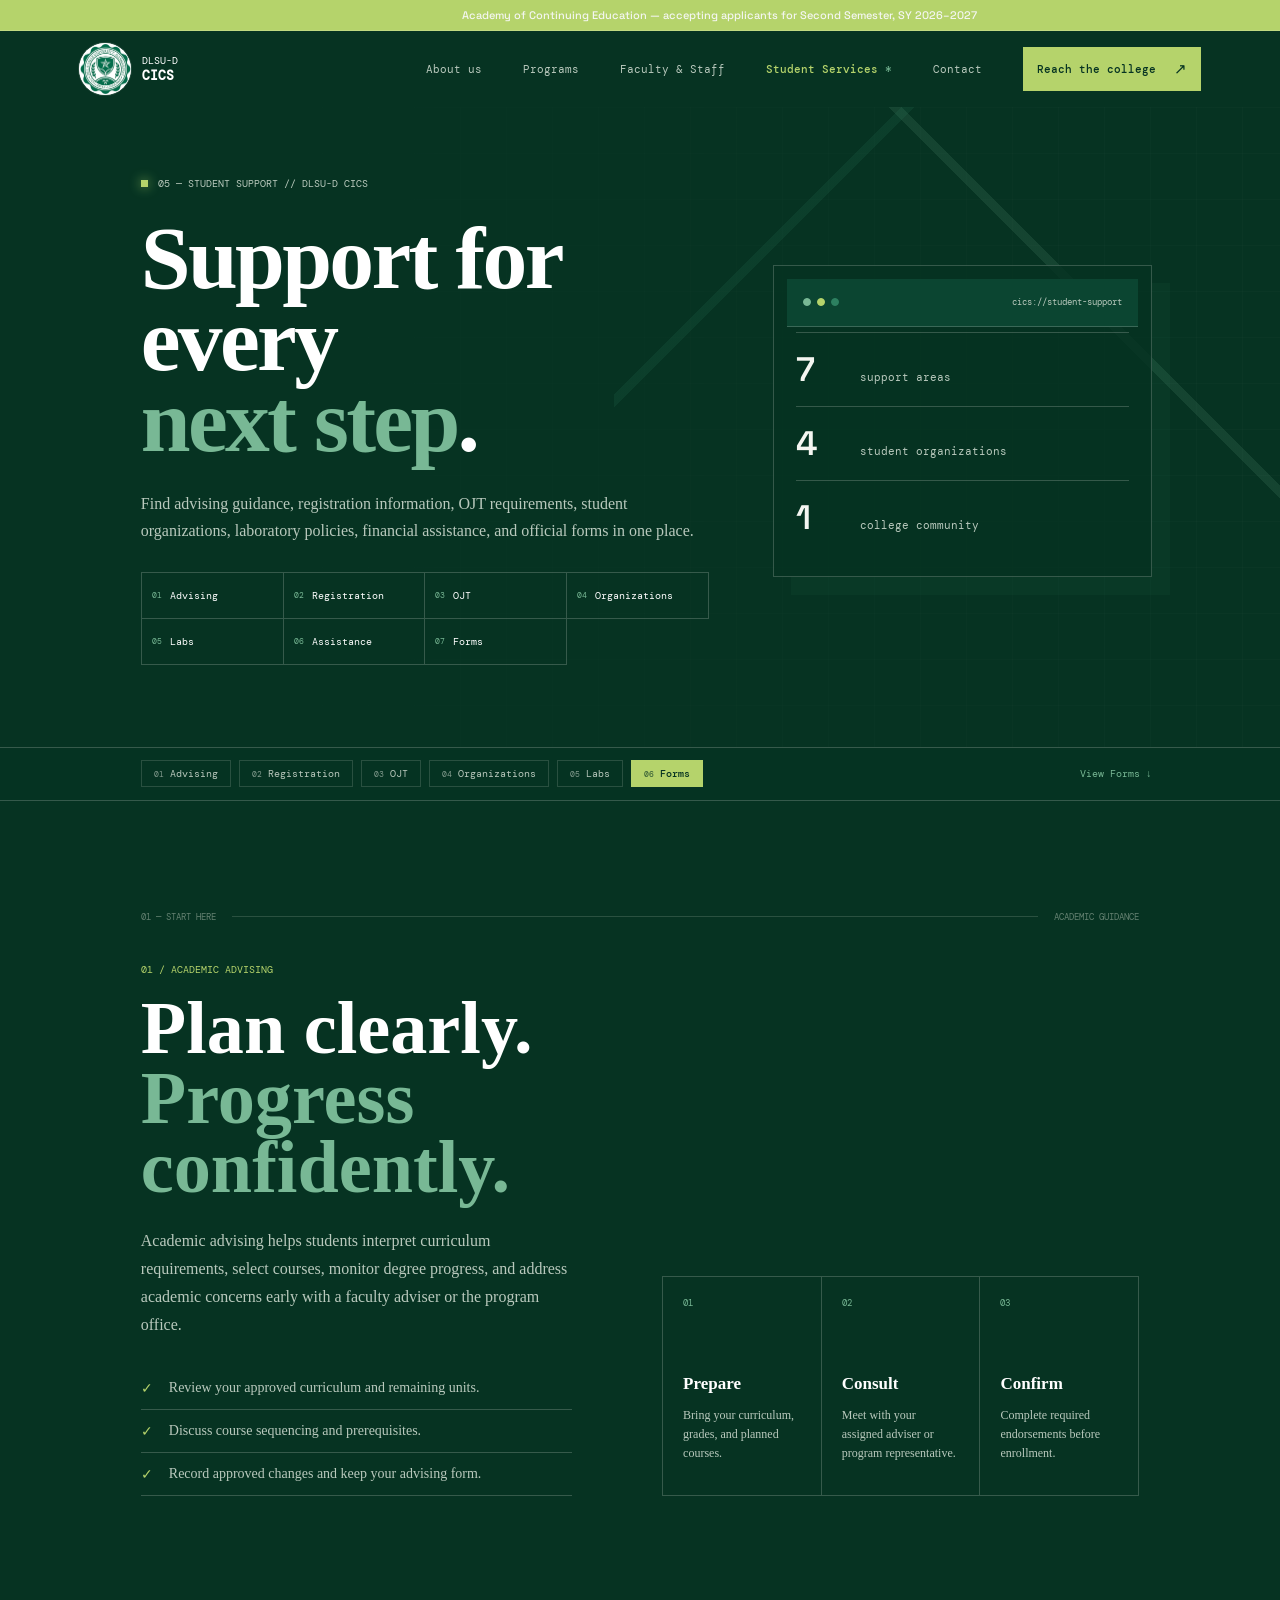
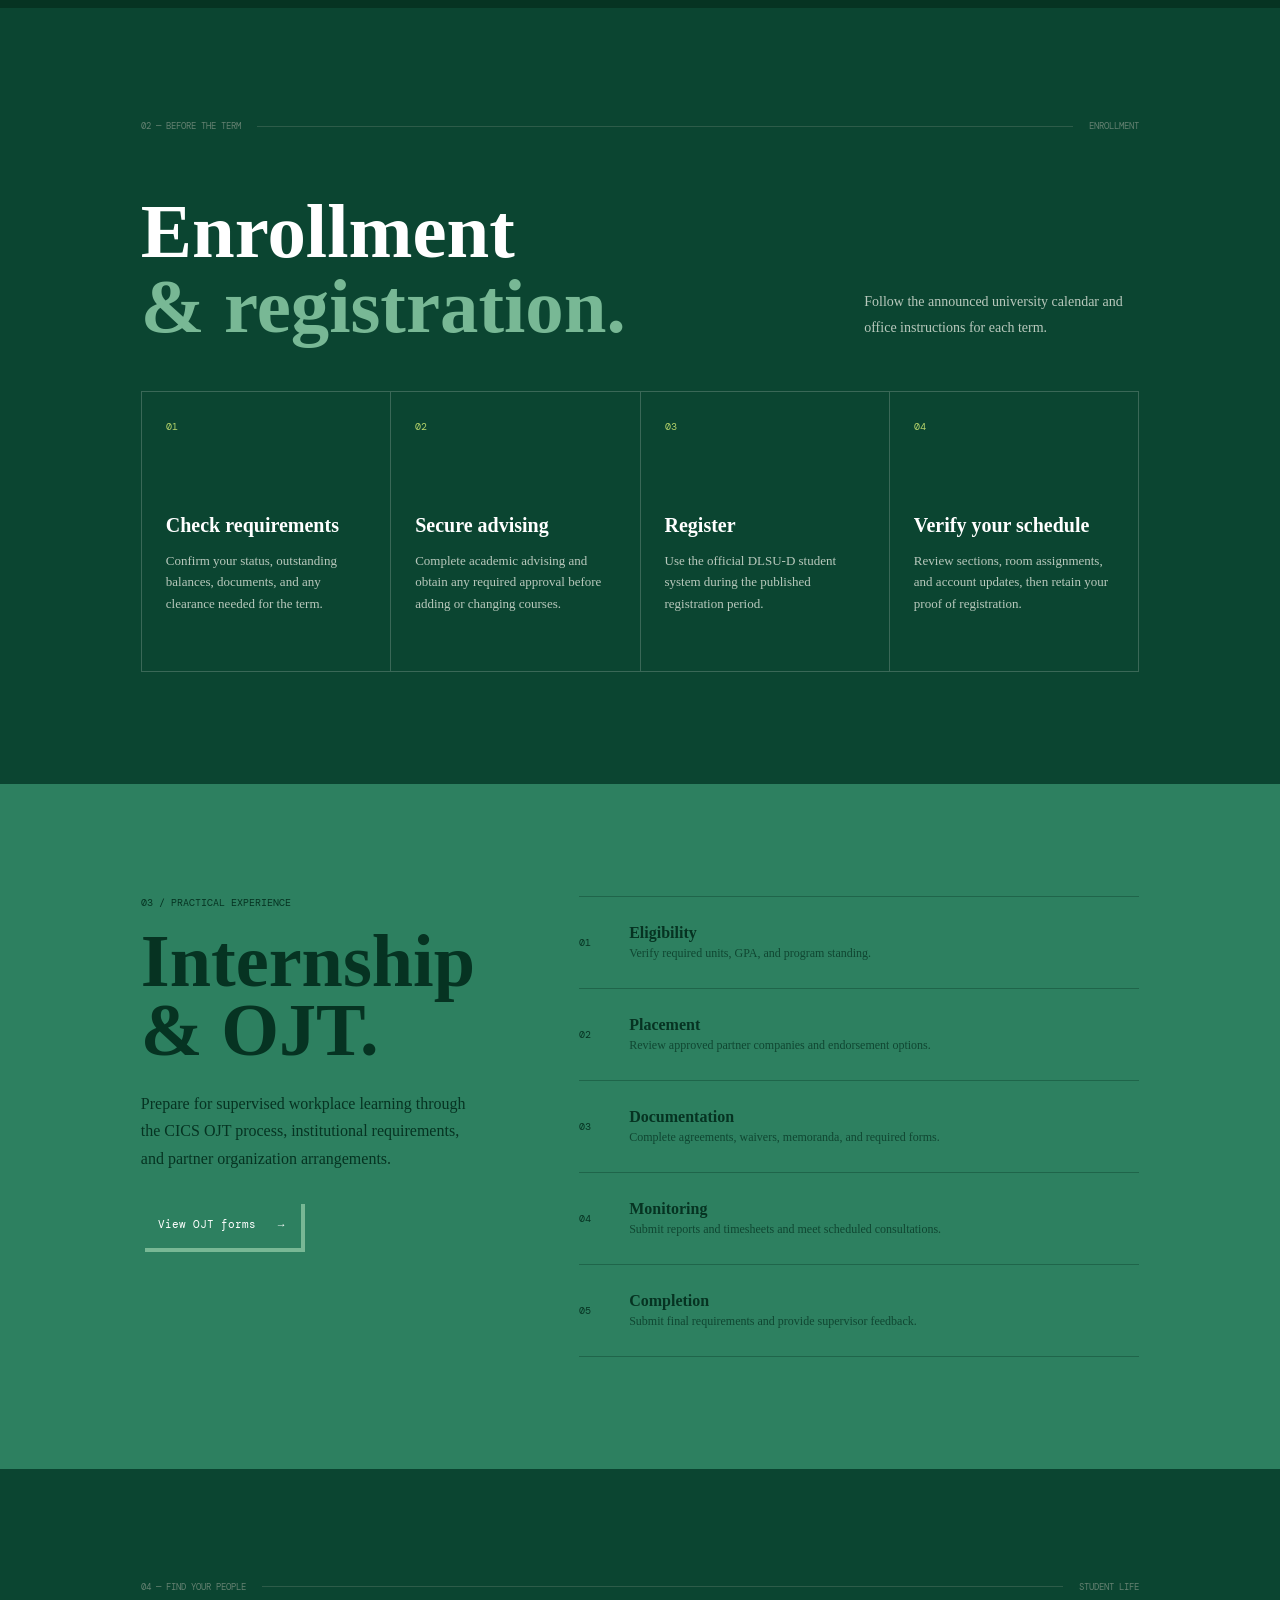
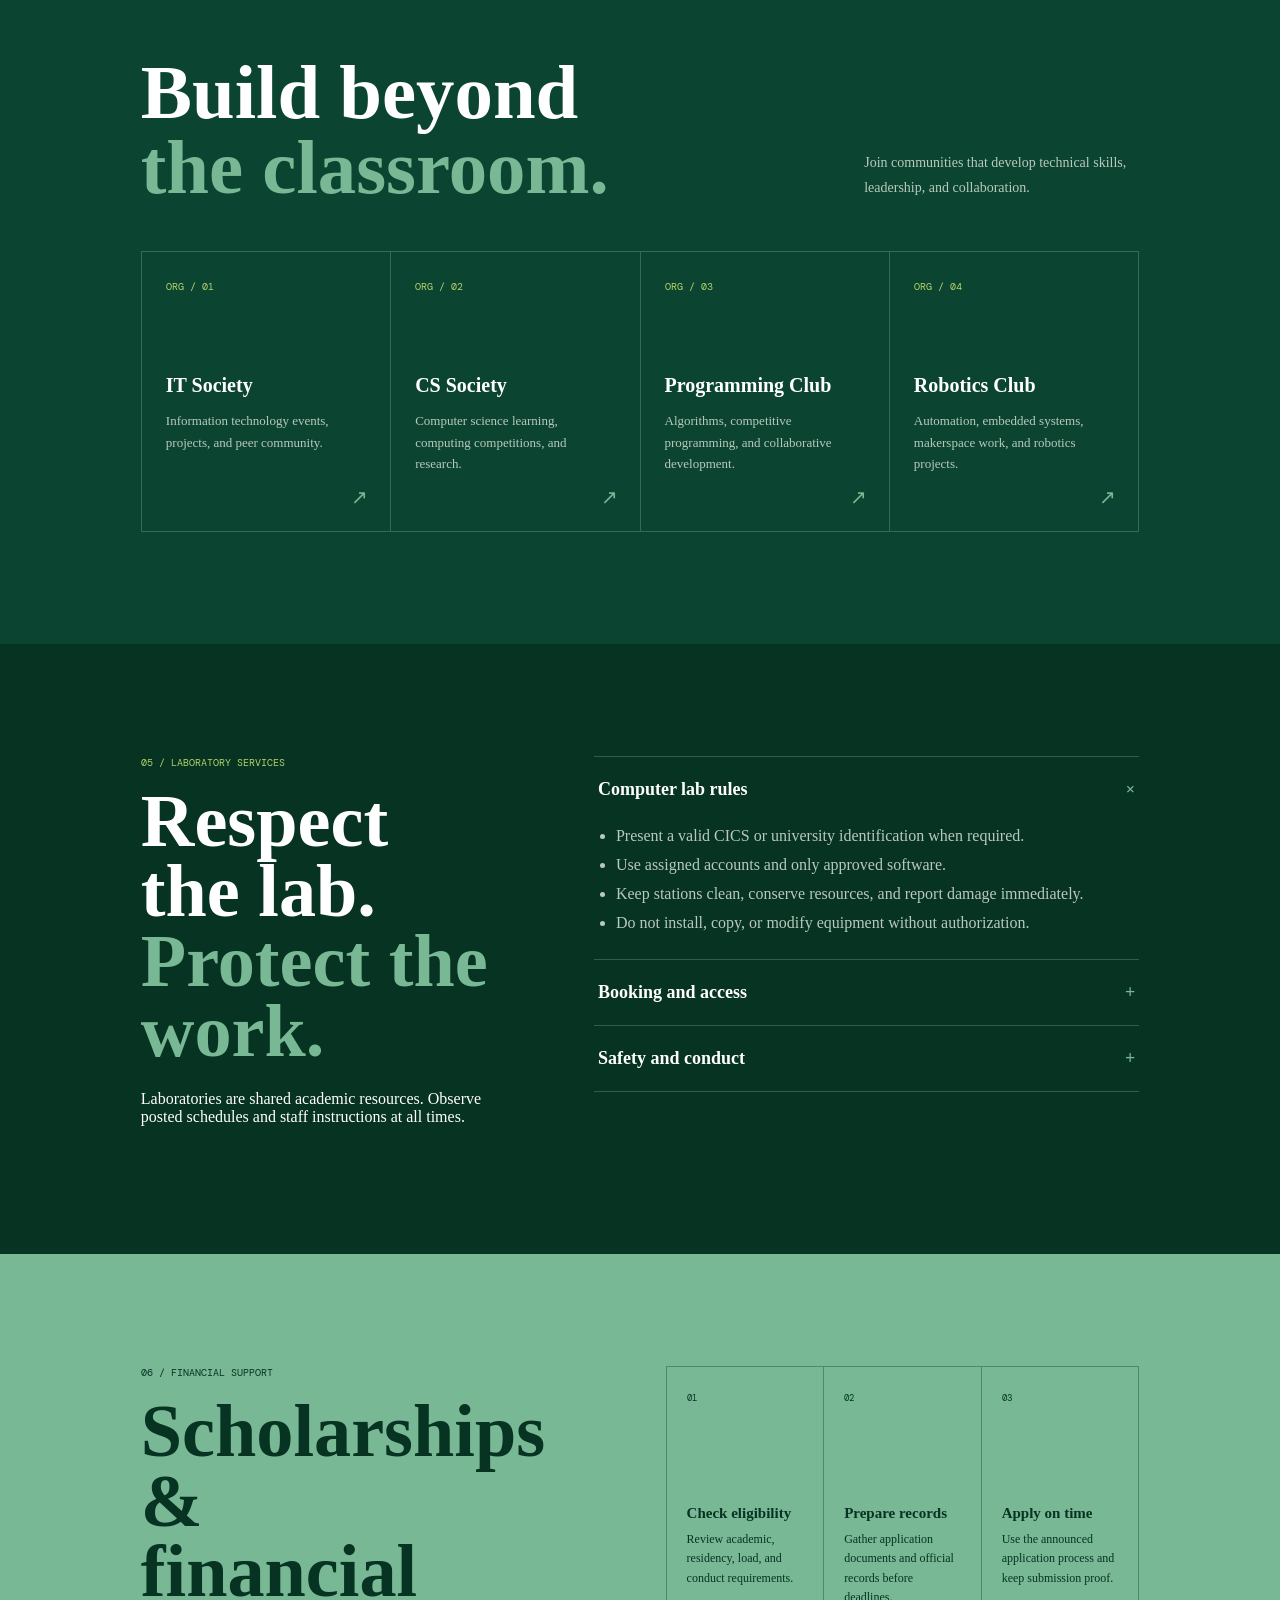
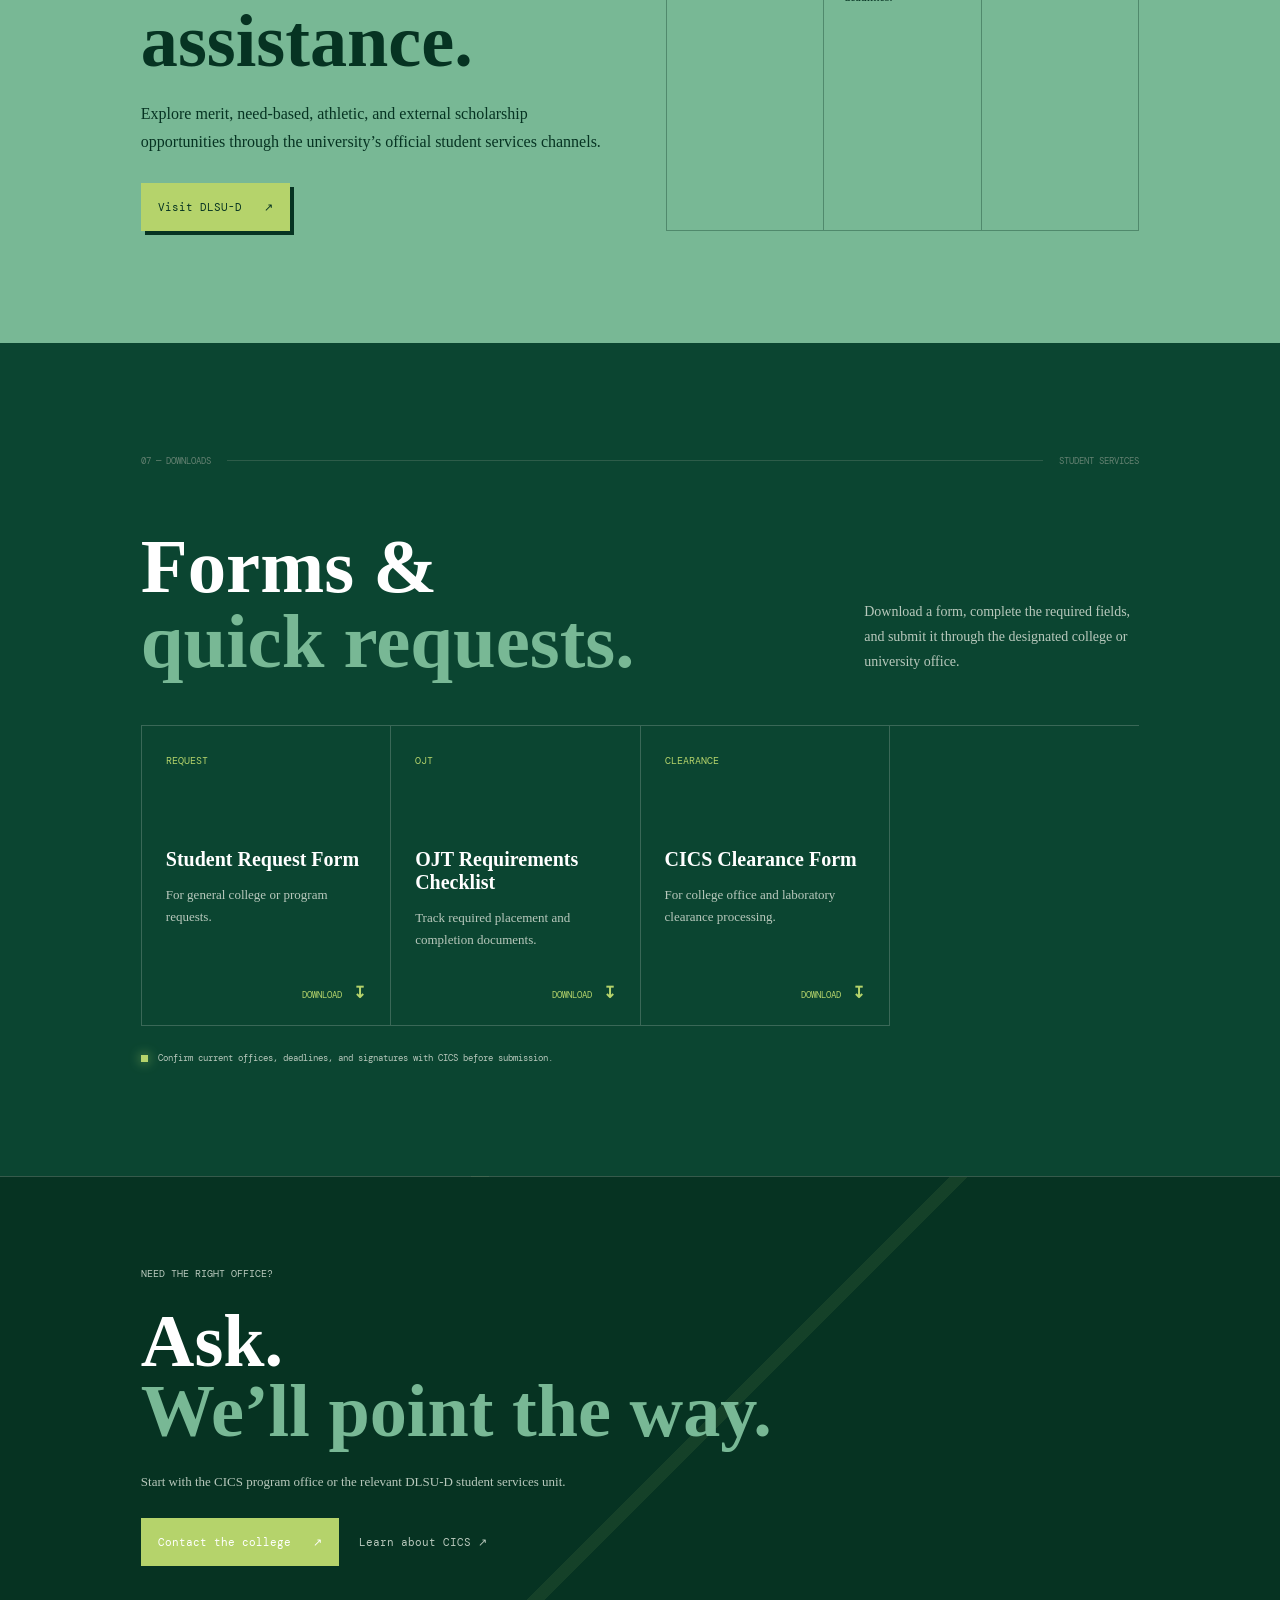
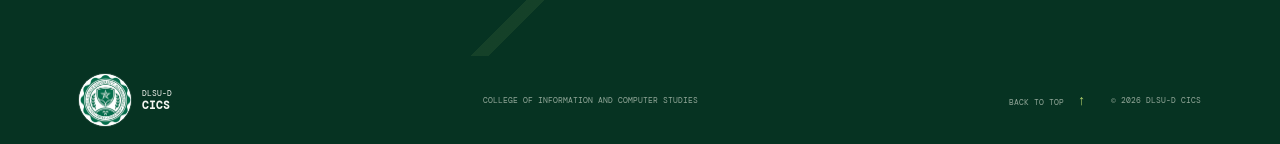
<file: src/student-services.html>
<!doctype html>
<html lang="en">
  <head>
    <meta charset="utf-8" />
    <meta name="viewport" content="width=device-width, initial-scale=1" />
    <meta name="theme-color" content="#17091d" />
    <meta
      name="description"
      content="Student support, advising, enrollment, OJT, organizations, laboratory policies, scholarships, and downloadable forms at DLSU-D CICS."
    />
    <title>Student Services | DLSU-D CICS</title>
    <link rel="preconnect" href="https://fonts.googleapis.com" />
    <link rel="preconnect" href="https://fonts.gstatic.com" crossorigin />
    <link
      href="https://fonts.googleapis.com/css2?family=DM+Mono:wght@400;500&family=Space+Grotesk:wght@400;500;600;700&display=swap"
      rel="stylesheet"
    />
    <link rel="stylesheet" href="styles.css" />
    <link rel="stylesheet" href="student-services.css" />
    <script src="script.js" defer></script>
  </head>
  <body class="page-services">
    <a class="skip-link" href="#main">Skip to content</a>

    <header class="site-header">
      <a class="brand" href="index.html" aria-label="CICS home">
        <span class="brand-mark"
          ><img src="../assets/logo.png" alt="CICS logo"
        /></span>
        <span class="brand-copy">DLSU-D <b>CICS</b></span>
      </a>
      <button
        class="menu-toggle"
        type="button"
        aria-expanded="false"
        aria-controls="site-nav"
        aria-label="Open navigation"
      >
        <span></span><span></span>
      </button>
      <nav class="site-nav" id="site-nav" aria-label="Main navigation">
        <a href="about.html">About us</a>
        <a href="programs.html">Programs</a>
        <a href="faculty.html">Faculty &amp; Staff</a>
        <a class="active-nav" href="student-services.html" aria-current="page"
          >Student Services</a
        >
        <a href="contact.html">Contact</a>
        <a class="nav-apply" href="contact.html"
          >Reach the college <span aria-hidden="true">↗</span></a
        >
      </nav>
    </header>

    <main id="main">
      <section class="services-hero" id="top" aria-labelledby="services-title">
        <div class="hero-grid" aria-hidden="true"></div>
        <div class="services-hero-copy reveal">
          <p class="eyebrow">
            <span class="status-dot"></span> 05 — STUDENT SUPPORT // DLSU-D CICS
          </p>
          <h1 id="services-title">
            Support for every<br /><span>next step</span>.
          </h1>
          <p class="services-hero-desc">
            Find advising guidance, registration information, OJT requirements,
            student organizations, laboratory policies, financial assistance,
            and official forms in one place.
          </p>
          <nav
            class="services-jumpnav"
            aria-label="Student services on this page"
          >
            <a href="#advising"><span>01</span>Advising</a>
            <a href="#registration"><span>02</span>Registration</a>
            <a href="#ojt"><span>03</span>OJT</a>
            <a href="#organizations"><span>04</span>Organizations</a>
            <a href="#laboratories"><span>05</span>Labs</a>
            <a href="#financial-aid"><span>06</span>Assistance</a>
            <a href="#forms"><span>07</span>Forms</a>
          </nav>
        </div>

        <aside
          class="services-terminal reveal"
          aria-label="Student support status"
        >
          <div class="terminal-bar">
            <span class="terminal-lights"><i></i><i></i><i></i></span>
            <span>cics://student-support</span>
          </div>
          <div class="terminal-body">
            <p><span>&gt;</span> service_directory</p>
            <p><b>7</b><span>support areas</span></p>
            <p><b>4</b><span>student organizations</span></p>
            <p><b>1</b><span>college community</span></p>
          </div>
        </aside>
      </section>

      <nav
        class="program-subnav-sticky"
        aria-label="Student services sections navigation"
      >
        <div class="program-subnav-inner">
          <div class="subnav-pills">
            <a class="subnav-pill active" href="#advising"
              ><span>01</span> Advising</a
            >
            <a class="subnav-pill" href="#registration"
              ><span>02</span> Registration</a
            >
            <a class="subnav-pill" href="#ojt"><span>03</span> OJT</a>
            <a class="subnav-pill" href="#organizations"
              ><span>04</span> Organizations</a
            >
            <a class="subnav-pill" href="#laboratories"><span>05</span> Labs</a>
            <a class="subnav-pill" href="#forms"><span>06</span> Forms</a>
          </div>
          <a class="subnav-quick-cta" href="#forms"
            ><span>View Forms</span> <span aria-hidden="true">↓</span></a
          >
        </div>
      </nav>

      <section
        class="services-intro section-pad"
        id="advising"
        aria-labelledby="advising-title"
      >
        <div class="section-kicker reveal">
          <span>01 — START HERE</span><span class="kicker-rule"></span
          ><span>ACADEMIC GUIDANCE</span>
        </div>
        <div class="service-feature">
          <div class="service-feature-copy reveal">
            <p class="service-index">01 / ACADEMIC ADVISING</p>
            <h2 id="advising-title">
              Plan clearly.<br /><span>Progress confidently.</span>
            </h2>
            <p>
              Academic advising helps students interpret curriculum
              requirements, select courses, monitor degree progress, and address
              academic concerns early with a faculty adviser or the program
              office.
            </p>
            <ul class="check-list">
              <li>Review your approved curriculum and remaining units.</li>
              <li>Discuss course sequencing and prerequisites.</li>
              <li>Record approved changes and keep your advising form.</li>
            </ul>
          </div>
          <div
            class="advising-steps reveal"
            aria-label="Academic advising steps"
          >
            <article>
              <span>01</span><b>Prepare</b>
              <p>Bring your curriculum, grades, and planned courses.</p>
            </article>
            <article>
              <span>02</span><b>Consult</b>
              <p>Meet with your assigned adviser or program representative.</p>
            </article>
            <article>
              <span>03</span><b>Confirm</b>
              <p>Complete required endorsements before enrollment.</p>
            </article>
          </div>
        </div>
      </section>

      <section
        class="registration section-pad"
        id="registration"
        aria-labelledby="registration-title"
      >
        <div class="section-kicker reveal">
          <span>02 — BEFORE THE TERM</span><span class="kicker-rule"></span
          ><span>ENROLLMENT</span>
        </div>
        <div class="section-heading reveal">
          <h2 id="registration-title">
            Enrollment<br /><span>&amp; registration.</span>
          </h2>
          <p>
            Follow the announced university calendar and office instructions for
            each term.
          </p>
        </div>
        <div class="registration-grid">
          <article class="registration-card reveal">
            <span class="card-number">01</span>
            <h3>Check requirements</h3>
            <p>
              Confirm your status, outstanding balances, documents, and any
              clearance needed for the term.
            </p>
          </article>
          <article class="registration-card reveal">
            <span class="card-number">02</span>
            <h3>Secure advising</h3>
            <p>
              Complete academic advising and obtain any required approval before
              adding or changing courses.
            </p>
          </article>
          <article class="registration-card reveal">
            <span class="card-number">03</span>
            <h3>Register</h3>
            <p>
              Use the official DLSU-D student system during the published
              registration period.
            </p>
          </article>
          <article class="registration-card reveal">
            <span class="card-number">04</span>
            <h3>Verify your schedule</h3>
            <p>
              Review sections, room assignments, and account updates, then
              retain your proof of registration.
            </p>
          </article>
        </div>
      </section>

      <section class="ojt section-pad" id="ojt" aria-labelledby="ojt-title">
        <div class="ojt-copy reveal">
          <p class="service-index">03 / PRACTICAL EXPERIENCE</p>
          <h2 id="ojt-title">Internship<br /><span>&amp; OJT.</span></h2>
          <p>
            Prepare for supervised workplace learning through the CICS OJT
            process, institutional requirements, and partner organization
            arrangements.
          </p>
          <a class="button button-primary" href="#forms"
            >View OJT forms <span aria-hidden="true">→</span></a
          >
        </div>
        <div class="ojt-timeline reveal">
          <article>
            <span>01</span>
            <div>
              <b>Eligibility</b>
              <p>Verify required units, GPA, and program standing.</p>
            </div>
          </article>
          <article>
            <span>02</span>
            <div>
              <b>Placement</b>
              <p>Review approved partner companies and endorsement options.</p>
            </div>
          </article>
          <article>
            <span>03</span>
            <div>
              <b>Documentation</b>
              <p>
                Complete agreements, waivers, memoranda, and required forms.
              </p>
            </div>
          </article>
          <article>
            <span>04</span>
            <div>
              <b>Monitoring</b>
              <p>
                Submit reports and timesheets and meet scheduled consultations.
              </p>
            </div>
          </article>
          <article>
            <span>05</span>
            <div>
              <b>Completion</b>
              <p>Submit final requirements and provide supervisor feedback.</p>
            </div>
          </article>
        </div>
      </section>

      <section
        class="organizations section-pad"
        id="organizations"
        aria-labelledby="organizations-title"
      >
        <div class="section-kicker reveal">
          <span>04 — FIND YOUR PEOPLE</span><span class="kicker-rule"></span
          ><span>STUDENT LIFE</span>
        </div>
        <div class="section-heading reveal">
          <h2 id="organizations-title">
            Build beyond<br /><span>the classroom.</span>
          </h2>
          <p>
            Join communities that develop technical skills, leadership, and
            collaboration.
          </p>
        </div>
        <div class="org-grid">
          <article class="org-card reveal">
            <span class="org-code">ORG / 01</span>
            <h3>IT Society</h3>
            <p>Information technology events, projects, and peer community.</p>
            <span class="org-arrow" aria-hidden="true">↗</span>
          </article>
          <article class="org-card reveal">
            <span class="org-code">ORG / 02</span>
            <h3>CS Society</h3>
            <p>
              Computer science learning, computing competitions, and research.
            </p>
            <span class="org-arrow" aria-hidden="true">↗</span>
          </article>
          <article class="org-card reveal">
            <span class="org-code">ORG / 03</span>
            <h3>Programming Club</h3>
            <p>
              Algorithms, competitive programming, and collaborative
              development.
            </p>
            <span class="org-arrow" aria-hidden="true">↗</span>
          </article>
          <article class="org-card reveal">
            <span class="org-code">ORG / 04</span>
            <h3>Robotics Club</h3>
            <p>
              Automation, embedded systems, makerspace work, and robotics
              projects.
            </p>
            <span class="org-arrow" aria-hidden="true">↗</span>
          </article>
        </div>
      </section>

      <section
        class="laboratories section-pad"
        id="laboratories"
        aria-labelledby="laboratories-title"
      >
        <div class="lab-copy reveal">
          <p class="service-index">05 / LABORATORY SERVICES</p>
          <h2 id="laboratories-title">
            Respect the lab.<br /><span>Protect the work.</span>
          </h2>
          <p>
            Laboratories are shared academic resources. Observe posted schedules
            and staff instructions at all times.
          </p>
        </div>
        <div class="lab-policies reveal">
          <details open>
            <summary>
              Computer lab rules <span aria-hidden="true">+</span>
            </summary>
            <ul>
              <li>
                Present a valid CICS or university identification when required.
              </li>
              <li>Use assigned accounts and only approved software.</li>
              <li>
                Keep stations clean, conserve resources, and report damage
                immediately.
              </li>
              <li>
                Do not install, copy, or modify equipment without authorization.
              </li>
            </ul>
          </details>
          <details>
            <summary>
              Booking and access <span aria-hidden="true">+</span>
            </summary>
            <ul>
              <li>
                Reserve approved lab sessions through the responsible faculty or
                office.
              </li>
              <li>
                Arrive on time and respect the end of the scheduled period.
              </li>
              <li>
                Food, drinks, and unauthorized visitors are subject to lab
                restrictions.
              </li>
            </ul>
          </details>
          <details>
            <summary>
              Safety and conduct <span aria-hidden="true">+</span>
            </summary>
            <ul>
              <li>
                Follow equipment operating procedures and emergency
                instructions.
              </li>
              <li>
                Keep walkways clear and do not tamper with network or power
                systems.
              </li>
              <li>
                Report unsafe conditions to the lab supervisor or college
                office.
              </li>
            </ul>
          </details>
        </div>
      </section>

      <section
        class="financial-aid section-pad"
        id="financial-aid"
        aria-labelledby="aid-title"
      >
        <div class="aid-panel reveal">
          <p class="service-index">06 / FINANCIAL SUPPORT</p>
          <h2 id="aid-title">
            Scholarships &amp;<br /><span>financial assistance.</span>
          </h2>
          <p>
            Explore merit, need-based, athletic, and external scholarship
            opportunities through the university’s official student services
            channels.
          </p>
          <a
            class="button button-light"
            href="https://www.dlsud.edu.ph/"
            target="_blank"
            rel="noreferrer"
            >Visit DLSU-D <span aria-hidden="true">↗</span></a
          >
        </div>
        <div class="aid-grid reveal">
          <article>
            <span>01</span>
            <h3>Check eligibility</h3>
            <p>Review academic, residency, load, and conduct requirements.</p>
          </article>
          <article>
            <span>02</span>
            <h3>Prepare records</h3>
            <p>
              Gather application documents and official records before
              deadlines.
            </p>
          </article>
          <article>
            <span>03</span>
            <h3>Apply on time</h3>
            <p>
              Use the announced application process and keep submission proof.
            </p>
          </article>
        </div>
      </section>

      <section
        class="forms section-pad"
        id="forms"
        aria-labelledby="forms-title"
      >
        <div class="section-kicker reveal">
          <span>07 — DOWNLOADS</span><span class="kicker-rule"></span
          ><span>STUDENT SERVICES</span>
        </div>
        <div class="section-heading reveal">
          <h2 id="forms-title">
            Forms &amp;<br /><span>quick requests.</span>
          </h2>
          <p>
            Download a form, complete the required fields, and submit it through
            the designated college or university office.
          </p>
        </div>
        <div class="forms-grid">
          <a
            class="form-card reveal"
            href="assets/forms/student-request-form.html"
            download
          >
            <span class="form-type">REQUEST</span>
            <h3>Student Request Form</h3>
            <p>For general college or program requests.</p>
            <span class="download-label">DOWNLOAD <b>↧</b></span>
          </a>
          <a
            class="form-card reveal"
            href="assets/forms/ojt-requirements-checklist.html"
            download
          >
            <span class="form-type">OJT</span>
            <h3>OJT Requirements Checklist</h3>
            <p>Track required placement and completion documents.</p>
            <span class="download-label">DOWNLOAD <b>↧</b></span>
          </a>
          <a
            class="form-card reveal"
            href="assets/forms/cics-clearance-form.html"
            download
          >
            <span class="form-type">CLEARANCE</span>
            <h3>CICS Clearance Form</h3>
            <p>For college office and laboratory clearance processing.</p>
            <span class="download-label">DOWNLOAD <b>↧</b></span>
          </a>
        </div>
        <p class="forms-note reveal">
          <span class="status-dot"></span> Confirm current offices, deadlines,
          and signatures with CICS before submission.
        </p>
      </section>

      <section
        class="services-connect"
        aria-labelledby="services-connect-title"
      >
        <div class="connect-content reveal">
          <p class="eyebrow">NEED THE RIGHT OFFICE?</p>
          <h2 id="services-connect-title">
            Ask.<br /><span>We’ll point the way.</span>
          </h2>
          <p>
            Start with the CICS program office or the relevant DLSU-D student
            services unit.
          </p>
          <div class="connect-actions">
            <a class="button button-light" href="index.html#connect"
              >Contact the college <span aria-hidden="true">↗</span></a
            >
            <a class="connect-link" href="about.html"
              >Learn about CICS <span aria-hidden="true">↗</span></a
            >
          </div>
        </div>
      </section>
    </main>

    <footer class="site-footer">
      <a class="brand footer-brand" href="#top" aria-label="CICS back to top">
        <span class="brand-mark"
          ><img src="../assets/logo.png" alt="CICS logo"
        /></span>
        <span class="brand-copy">DLSU-D <b>CICS</b></span>
      </a>
      <span class="footer-note"
        >COLLEGE OF INFORMATION AND COMPUTER STUDIES</span
      >
      <a class="back-top" href="#top"
        >BACK TO TOP <span aria-hidden="true">↑</span></a
      >
      <span class="copyright"
        >© <span id="current-year">2025</span> DLSU-D CICS</span
      >
    </footer>
  </body>
</html>
</file>
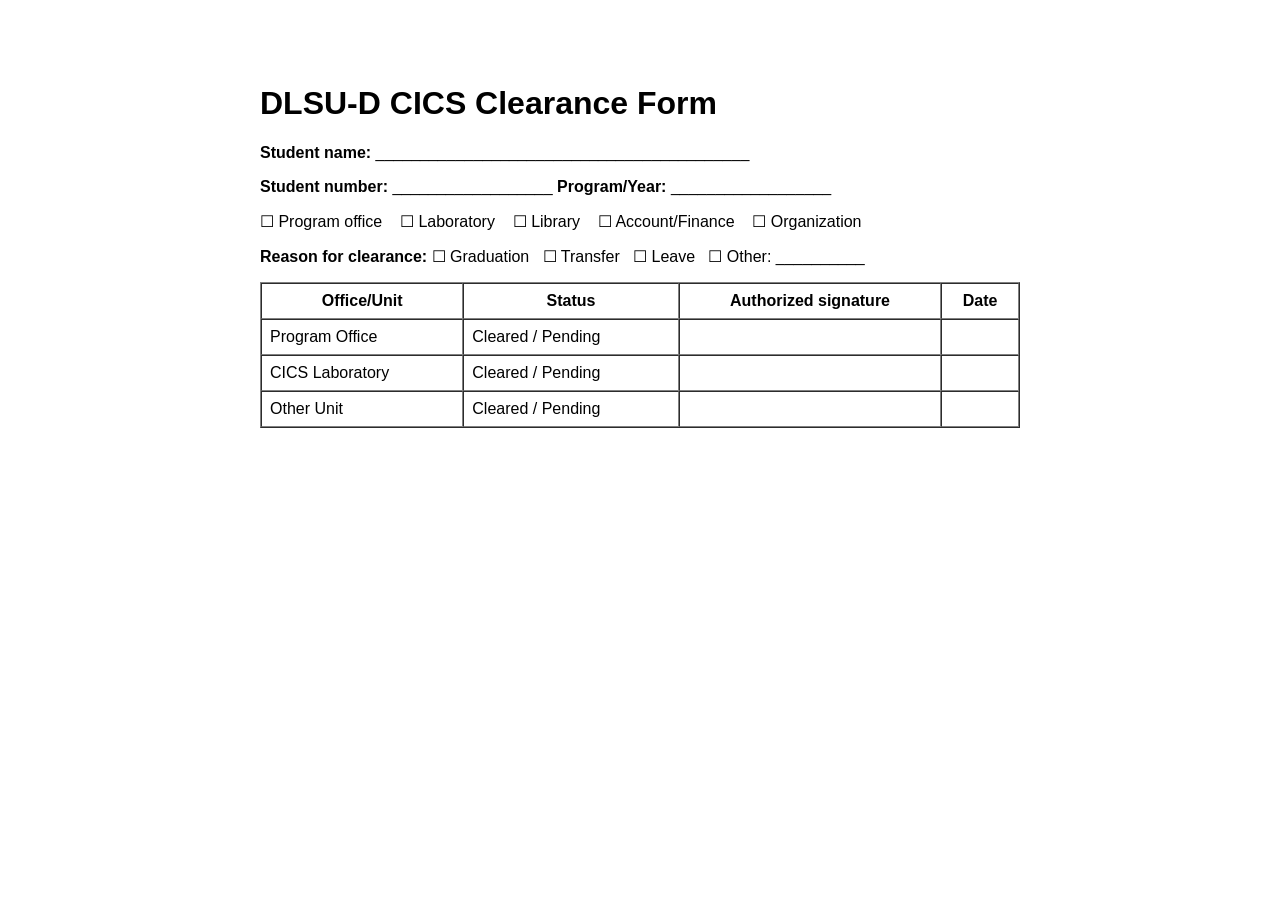
<file: src/assets/forms/cics-clearance-form.html>
<!doctype html>
<html lang="en"><head><meta charset="utf-8"><title>CICS Clearance Form</title></head>
<body style="font-family:Arial,sans-serif;max-width:760px;margin:40px auto;padding:24px">
<h1>DLSU-D CICS Clearance Form</h1>
<p><strong>Student name:</strong> __________________________________________</p>
<p><strong>Student number:</strong> __________________  <strong>Program/Year:</strong> __________________</p>
<p>☐ Program office &nbsp;&nbsp; ☐ Laboratory &nbsp;&nbsp; ☐ Library &nbsp;&nbsp; ☐ Account/Finance &nbsp;&nbsp; ☐ Organization</p>
<p><strong>Reason for clearance:</strong> ☐ Graduation &nbsp; ☐ Transfer &nbsp; ☐ Leave &nbsp; ☐ Other: __________</p>
<table border="1" cellpadding="8" cellspacing="0" width="100%">
<tr><th>Office/Unit</th><th>Status</th><th>Authorized signature</th><th>Date</th></tr>
<tr><td>Program Office</td><td>Cleared / Pending</td><td></td><td></td></tr>
<tr><td>CICS Laboratory</td><td>Cleared / Pending</td><td></td><td></td></tr>
<tr><td>Other Unit</td><td>Cleared / Pending</td><td></td><td></td></tr>
</table>
</body></html>
</file>
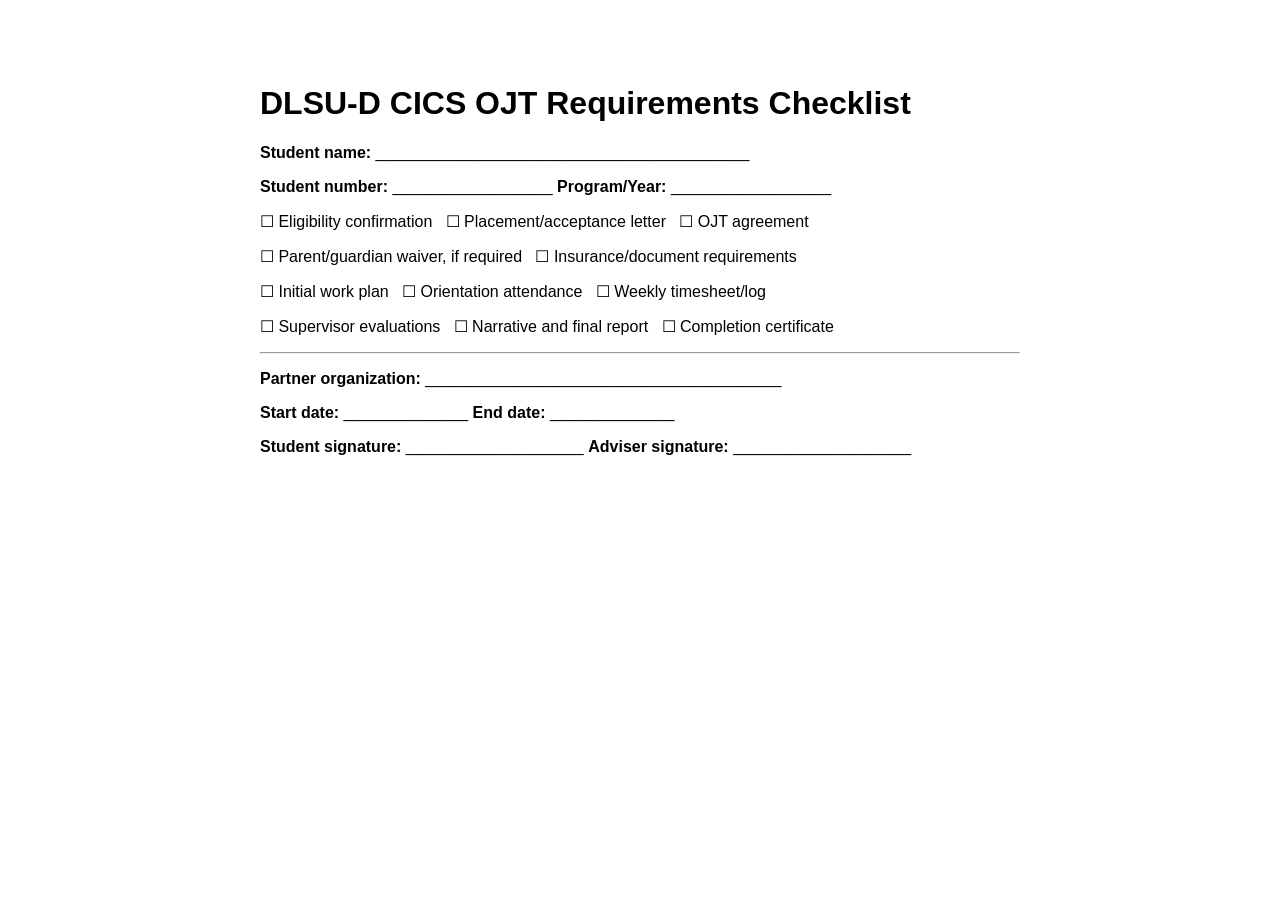
<file: src/assets/forms/ojt-requirements-checklist.html>
<!doctype html>
<html lang="en"><head><meta charset="utf-8"><title>OJT Requirements Checklist</title></head>
<body style="font-family:Arial,sans-serif;max-width:760px;margin:40px auto;padding:24px">
<h1>DLSU-D CICS OJT Requirements Checklist</h1>
<p><strong>Student name:</strong> __________________________________________</p>
<p><strong>Student number:</strong> __________________  <strong>Program/Year:</strong> __________________</p>
<p>☐ Eligibility confirmation &nbsp; ☐ Placement/acceptance letter &nbsp; ☐ OJT agreement</p>
<p>☐ Parent/guardian waiver, if required &nbsp; ☐ Insurance/document requirements</p>
<p>☐ Initial work plan &nbsp; ☐ Orientation attendance &nbsp; ☐ Weekly timesheet/log</p>
<p>☐ Supervisor evaluations &nbsp; ☐ Narrative and final report &nbsp; ☐ Completion certificate</p>
<hr>
<p><strong>Partner organization:</strong> ________________________________________</p>
<p><strong>Start date:</strong> ______________ <strong>End date:</strong> ______________</p>
<p><strong>Student signature:</strong> ____________________ <strong>Adviser signature:</strong> ____________________</p>
</body></html>
</file>
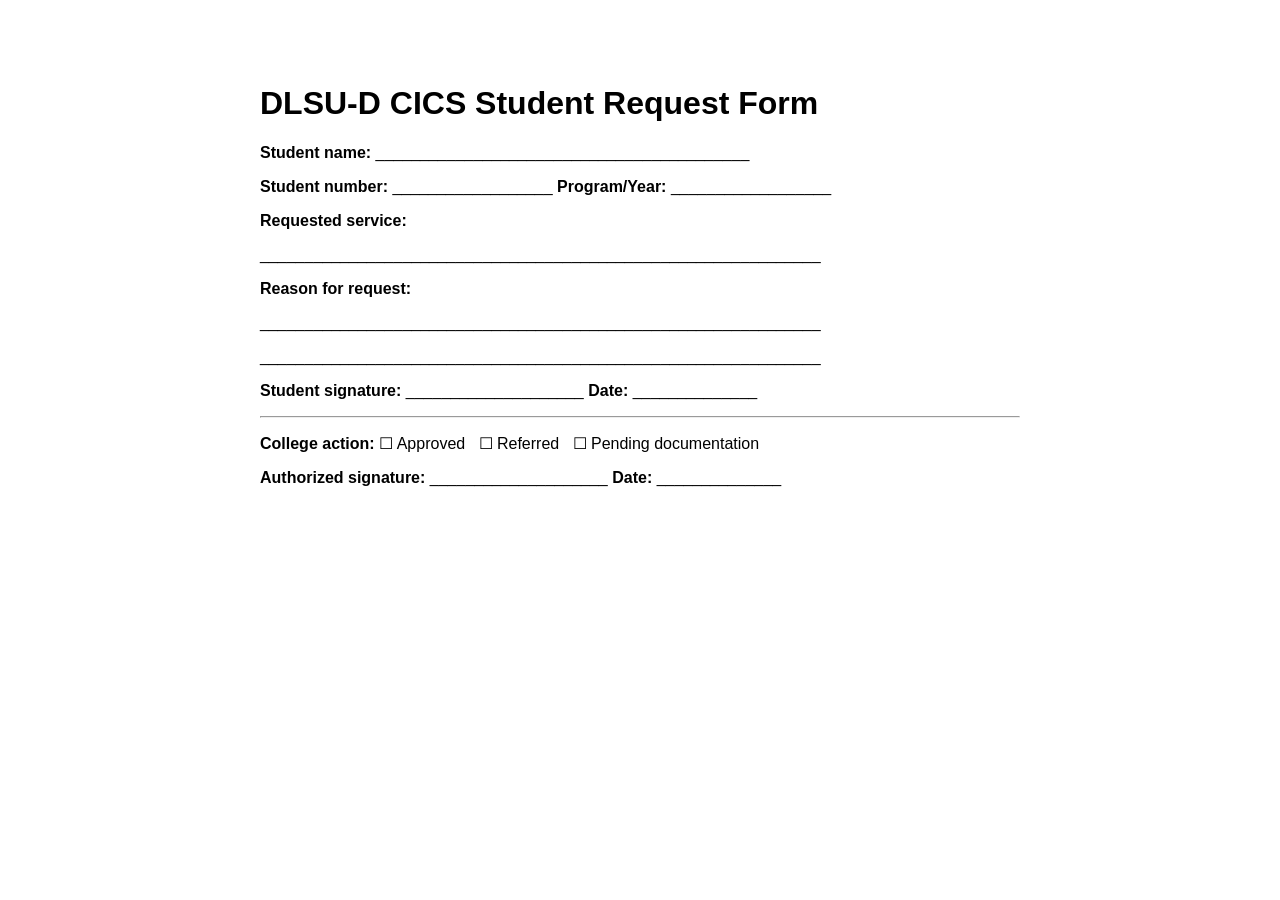
<file: src/assets/forms/student-request-form.html>
<!doctype html>
<html lang="en"><head><meta charset="utf-8"><title>Student Request Form</title></head>
<body style="font-family:Arial,sans-serif;max-width:760px;margin:40px auto;padding:24px">
<h1>DLSU-D CICS Student Request Form</h1>
<p><strong>Student name:</strong> __________________________________________</p>
<p><strong>Student number:</strong> __________________  <strong>Program/Year:</strong> __________________</p>
<p><strong>Requested service:</strong></p>
<p>_______________________________________________________________</p>
<p><strong>Reason for request:</strong></p>
<p>_______________________________________________________________</p>
<p>_______________________________________________________________</p>
<p><strong>Student signature:</strong> ____________________ <strong>Date:</strong> ______________</p>
<hr>
<p><strong>College action:</strong> ☐ Approved &nbsp; ☐ Referred &nbsp; ☐ Pending documentation</p>
<p><strong>Authorized signature:</strong> ____________________ <strong>Date:</strong> ______________</p>
</body></html>
</file>
<file: src/styles.css>
:root {
  color-scheme: dark;
  --ink: #063322;
  --ink-soft: #0b4531;
  --paper: #f4f6f1;
  --muted: #b9c9bd;
  --violet: #2d8060;
  --pink: #78b895;
  --acid: #b5d36b;
  --line: rgba(244, 246, 241, 0.2);
  --mono: "DM Mono", "Courier New", monospace;
  --display: "Space Grotesk", "Trebuchet MS", sans-serif;
}

* {
  box-sizing: border-box;
}
html {
  scroll-behavior: smooth;
  scroll-padding-top: 82px;
}
body {
  margin: 0;
  background: var(--ink);
}
body::before {
  display: block;
  width: 100%;
  padding: 8px 6.2vw;
  border-bottom: 1px solid rgba(244, 246, 241, 0.16);
  background: #b5d36b;
  color: #063322;
  content: "Academy of Continuing Education — accepting applicants for Second Semester, SY 2026–2027";
  text-align: center;
  font: 500 11px var(--mono);
  color: var(--paper);
  font-family: var(--display);
  -webkit-font-smoothing: antialiased;
}
a {
  color: inherit;
  text-decoration: none;
}
.announcement-bar {
  padding: 8px 6.2vw;
  border-bottom: 1px solid rgba(244, 246, 241, 0.16);
  background: #b5d36b;
  color: #063322;
  text-align: center;
  font: 500 11px var(--mono);
}
button {
  font: inherit;
}
::selection {
  color: var(--ink);
  background: var(--acid);
}
.skip-link {
  position: absolute;
  z-index: 20;
  top: 8px;
  left: 8px;
  padding: 12px 16px;
  background: var(--acid);
  color: var(--ink);
  transform: translateY(-150%);
}
.skip-link:focus {
  transform: translateY(0);
}
.site-header {
  position: relative;
  z-index: 10;
  display: flex;
  align-items: center;
  justify-content: space-between;
  min-height: 76px;
  padding: 0 6.2vw;
  border-bottom: 0;
  background: var(--ink);
}
.brand {
  display: inline-flex;
  align-items: center;
  gap: 11px;
}
.brand-mark {
  display: grid;
  width: 52px;
  height: 52px;
  flex: 0 0 52px;
  place-items: center;
  overflow: hidden;
  border-radius: 50%;
  background: #fff;
  box-shadow: 0 0 0 1px rgba(255, 255, 255, 0.12);
}
.brand-mark img {
  display: block;
  width: 100%;
  height: 100%;
  margin: 0;
  border-radius: 50%;
  object-fit: cover;
  object-position: center;
  background: #fff;
}
.brand-copy {
  display: grid;
  gap: 3px;
  font: 10px/1 var(--mono);
  letter-spacing: 0;
}
.brand-copy b {
  font-size: 13px;
}
.site-nav {
  display: flex;
  align-items: center;
  gap: clamp(20px, 3.2vw, 48px);
  font: 11px var(--mono);
}
.site-nav > a:not(.nav-apply) {
  color: var(--muted);
  transition: color 0.2s;
}
.site-nav > a:not(.nav-apply):hover,
.text-link:hover,
.back-top:hover {
  color: var(--acid);
}
.nav-apply {
  display: inline-flex;
  gap: 18px;
  align-items: center;
  padding: 12px 14px;
  color: var(--ink);
  background: var(--acid);
  font-weight: 500;
  transition:
    background 0.2s,
    transform 0.2s;
}
.nav-apply:hover {
  background: var(--pink);
  transform: translateY(-2px);
}
.nav-apply span {
  font-size: 15px;
}
.menu-toggle {
  display: none;
}

.hero {
  position: relative;
  display: grid;
  grid-template-columns: 1fr 0.9fr;
  align-items: center;
  min-height: min(760px, calc(100svh - 76px));
  padding: 76px 10vw 88px 11vw;
  overflow: hidden;
}
.hero::before {
  position: absolute;
  top: 0;
  right: 0;
  bottom: 0;
  width: 52%;
  background:
    linear-gradient(
      122deg,
      transparent 4%,
      rgba(31, 107, 74, 0.19) 4%,
      rgba(31, 107, 74, 0.19) 5%,
      transparent 5%,
      transparent 72%,
      rgba(120, 184, 149, 0.16) 72%,
      rgba(120, 184, 149, 0.16) 73%,
      transparent 73%
    ),
    linear-gradient(
      35deg,
      transparent 48%,
      rgba(45, 128, 96, 0.13) 48%,
      rgba(45, 128, 96, 0.13) 49%,
      transparent 49%
    );
  content: "";
  pointer-events: none;
}
.hero-grid {
  position: absolute;
  inset: 0;
  opacity: 0.16;
  background-image:
    linear-gradient(rgba(185, 201, 189, 0.15) 1px, transparent 1px),
    linear-gradient(90deg, rgba(185, 201, 189, 0.15) 1px, transparent 1px);
  background-size: 46px 46px;
  mask-image: linear-gradient(90deg, transparent 12%, #000 100%);
  pointer-events: none;
}
.hero-copy,
.hero-art {
  position: relative;
  z-index: 1;
}
.eyebrow,
.section-kicker,
.hero-index,
.art-label,
.art-caption,
.hero-bottom,
.program-code,
.program-note,
.update-meta,
.updates-note,
.connect-index,
.connect-logo > span,
.site-footer {
  font-family: var(--mono);
}
.eyebrow {
  display: flex;
  align-items: center;
  gap: 10px;
  margin: 0 0 27px;
  color: var(--muted);
  font-size: 10px;
  text-transform: uppercase;
}
.status-dot {
  display: inline-block;
  flex: 0 0 7px;
  width: 7px;
  height: 7px;
  background: var(--acid);
  box-shadow: 0 0 12px rgba(211, 255, 122, 0.65);
}
.hero h1 {
  margin: 0;
  font-size: clamp(54px, 7.5vw, 112px);
  font-weight: 600;
  line-height: 0.91;
  letter-spacing: 0;
}
.hero h1 > span:first-child {
  color: var(--pink);
}
.period {
  color: var(--acid);
}
.hero-description {
  max-width: 430px;
  margin: 27px 0 29px;
  color: var(--muted);
  font-size: 15px;
  line-height: 1.7;
}
.hero-actions,
.connect-actions {
  display: flex;
  align-items: center;
  gap: 25px;
}
.button {
  display: inline-flex;
  min-height: 48px;
  align-items: center;
  justify-content: center;
  gap: 22px;
  padding: 0 17px;
  font: 11px var(--mono);
  transition:
    transform 0.2s,
    background 0.2s;
}
.button:hover {
  transform: translateY(-3px);
}
.button-primary {
  background: var(--violet);
  color: #fff;
  box-shadow: 4px 4px 0 var(--pink);
}
.button-primary:hover {
  background: #78b895;
}
.text-link {
  display: inline-flex;
  align-items: center;
  gap: 10px;
  font: 11px var(--mono);
  color: var(--paper);
  transition: color 0.2s;
}
.hero-index {
  margin: 72px 0 0;
  color: #6f8275;
  font-size: 9px;
}
.hero-index span {
  margin-right: 10px;
  color: var(--pink);
}
.hero-art {
  width: min(100%, 430px);
  justify-self: end;
  padding: 16px 16px 13px;
  background: rgba(6, 51, 34, 0.68);
  box-shadow: 8px 8px 0 rgba(45, 128, 96, 0.28);
}
.art-label,
.art-caption {
  display: flex;
  justify-content: space-between;
  gap: 10px;
  color: var(--muted);
  font-size: 8px;
}
.art-label {
  padding: 0 0 12px;
}
.logo-frame {
  position: relative;
  width: 100%;
  aspect-ratio: 1.04 / 1;
  overflow: hidden;
  border: 1px solid rgba(244, 246, 241, 0.5);
  background: #0b4531;
}
.logo-frame::after {
  position: absolute;
  inset: 0;
  background: repeating-linear-gradient(
    0deg,
    rgba(6, 51, 34, 0.12) 0 1px,
    transparent 1px 4px
  );
  content: "";
  pointer-events: none;
}
.logo-frame img {
  display: block;
  width: 100%;
  height: 100%;
  object-fit: cover;
  object-position: center 45%;
  image-rendering: pixelated;
}
.logo-pixels {
  position: absolute;
  z-index: 2;
  inset: 0;
  display: grid;
  grid-template-columns: repeat(12, 1fr);
  grid-template-rows: repeat(12, 1fr);
}
.logo-pixels i {
  background: var(--pixel, var(--violet));
  transition:
    opacity 0.35s steps(3),
    transform 0.35s steps(3);
  transition-delay: var(--d, 0s);
}
.logo-frame.is-resolved .logo-pixels i {
  opacity: 0;
  transform: scale(0.4);
}
.logo-frame.is-resolved .logo-pixels i.blink {
  animation: logo-pixel-blink 0.9s steps(2) both;
}
@keyframes logo-pixel-blink {
  0%,
  100% {
    opacity: 0;
    transform: scale(0.4);
  }
  50% {
    opacity: 1;
    transform: scale(1);
  }
}
.frame-corner {
  position: absolute;
  z-index: 1;
  width: 13px;
  height: 13px;
  border-color: var(--acid);
  border-style: solid;
}
.corner-tl {
  top: -1px;
  left: -1px;
  border-width: 2px 0 0 2px;
}
.corner-tr {
  top: -1px;
  right: -1px;
  border-width: 2px 2px 0 0;
}
.corner-bl {
  bottom: -1px;
  left: -1px;
  border-width: 0 0 2px 2px;
}
.corner-br {
  right: -1px;
  bottom: -1px;
  border-width: 0 2px 2px 0;
}
.art-caption {
  align-items: center;
  padding-top: 12px;
  color: var(--paper);
}
.caption-line {
  height: 1px;
  flex: 1;
  background: var(--pink);
}

.hero-bottom {
  position: absolute;
  right: 6.2vw;
  bottom: 22px;
  left: 6.2vw;
  display: flex;
  justify-content: space-between;
  color: #6f8275;
  font-size: 8px;
}

.ticker {
  overflow: hidden;
  padding: 13px 0;
  background: var(--pink);
  color: var(--ink);
}
.ticker-track {
  display: flex;
  width: max-content;
  align-items: center;
  gap: 31px;
  animation: marquee 26s linear infinite;
  font: 500 10px var(--mono);
}
.ticker-track i {
  color: #1f6b4a;
  font-style: normal;
  font-size: 15px;
}
@keyframes marquee {
  to {
    transform: translateX(-50%);
  }
}

.section-pad {
  padding: 112px 11vw;
}
.intro {
  background: var(--paper);
  color: var(--ink);
}
.section-kicker {
  display: flex;
  align-items: center;
  gap: 16px;
  color: #648171;
  font-size: 9px;
}
.kicker-rule {
  height: 1px;
  flex: 1;
  background: currentColor;
  opacity: 0.38;
}
.intro-content {
  display: grid;
  grid-template-columns: 1.1fr 0.62fr;
  align-items: end;
  gap: 7vw;
  padding: 68px 0 60px;
}
.intro h2,
.section-heading h2,
.updates-heading h2,
.connect h2 {
  margin: 0;
  font-size: clamp(44px, 6vw, 78px);
  font-weight: 600;
  line-height: 0.98;
  letter-spacing: 0;
}
.intro h2 span,
.section-heading h2 span {
  color: #1f6b4a;
}
.intro-aside {
  max-width: 370px;
  padding-bottom: 4px;
}
.intro-aside p,
.section-heading > p,
.updates-heading > p {
  margin: 0 0 22px;
  color: #55705f;
  font-size: 14px;
  line-height: 1.8;
}
.intro-aside .text-link {
  color: var(--ink);
}
.intro-aside .text-link:hover {
  color: #1f6b4a;
}
.value-strip {
  display: grid;
  grid-template-columns: repeat(3, 1fr) 100px;
  gap: 20px;
  align-items: center;
  padding-top: 22px;
  border-top: 1px solid rgba(6, 51, 34, 0.22);
}
.value-strip > div:not(.value-pixel) {
  display: grid;
  grid-template-columns: 33px auto;
  gap: 5px 9px;
  align-items: center;
}
.value-number {
  grid-row: span 2;
  align-self: start;
  color: #1f6b4a;
  font: 10px var(--mono);
}
.value-strip b {
  font-size: 14px;
}
.value-strip > div > span:last-child {
  color: #6f8275;
  font-size: 11px;
}
.value-pixel {
  display: grid;
  grid-template-columns: repeat(3, 12px);
  gap: 4px;
  justify-content: end;
}
.value-pixel span {
  width: 12px;
  height: 12px;
  background: #1f6b4a;
}
.value-pixel span:nth-child(2n) {
  background: var(--pink);
}
.value-pixel span:nth-child(3n) {
  opacity: 0.35;
}

.programs {
  background: var(--ink-soft);
}
.programs .section-kicker,
.updates .section-kicker {
  color: #91a698;
}
.section-heading {
  display: flex;
  align-items: end;
  justify-content: space-between;
  gap: 45px;
  margin: 62px 0 46px;
}
.section-heading h2 span {
  color: var(--pink);
}
.section-heading > p {
  max-width: 275px;
  margin: 0 0 5px;
  color: var(--muted);
}
.program-list {
  border-top: 1px solid var(--line);
}
.program-card {
  position: relative;
  display: grid;
  grid-template-columns: 100px 1fr 1.3fr 38px;
  min-height: 155px;
  align-items: center;
  gap: 20px;
  padding: 20px 14px;
  border-bottom: 1px solid var(--line);
  transition:
    background 0.2s,
    padding 0.2s;
}
.program-card:hover {
  padding-right: 23px;
  padding-left: 23px;
  background: rgba(45, 128, 96, 0.1);
}
.program-code {
  align-self: start;
  padding-top: 13px;
  color: #91a698;
  font-size: 9px;
}
.program-initials {
  color: var(--violet);
  font: 500 48px/0.9 var(--mono);
}
.program-initials span {
  color: var(--acid);
}
.program-detail {
  display: grid;
  gap: 9px;
}
.program-detail b {
  font-size: 19px;
  font-weight: 500;
}
.program-detail > span {
  color: var(--muted);
  font-size: 12px;
}
.program-arrow {
  justify-self: end;
  color: var(--acid);
  font-size: 24px;
  transition: transform 0.2s;
}
.program-card:hover .program-arrow {
  transform: translate(3px, -3px);
}
.program-note {
  display: flex;
  align-items: center;
  gap: 12px;
  margin: 25px 0 0;
  color: #91a698;
  font-size: 10px;
  line-height: 1.7;
}
.pixel-mark {
  display: grid;
  width: 18px;
  height: 18px;
  place-content: center;
  background: var(--pink);
  color: var(--ink);
  font-size: 14px;
}

.updates {
  background: #0b4531;
}
.updates-heading {
  display: flex;
  justify-content: space-between;
  align-items: end;
  gap: 35px;
  margin: 61px 0 48px;
}
.updates-heading h2 span {
  color: var(--acid);
}
.updates-heading > p {
  max-width: 280px;
  margin-bottom: 5px;
  color: var(--muted);
}
.update-grid {
  display: grid;
  grid-template-columns: 1.2fr 1fr 1fr;
  gap: 20px;
}
.update-item {
  min-width: 0;
}
.update-art {
  position: relative;
  display: grid;
  height: 220px;
  place-content: center;
  overflow: hidden;
}
.art-terminal {
  justify-items: start;
  background: #0b4531;
  background-image:
    linear-gradient(rgba(181, 211, 107, 0.09) 1px, transparent 1px),
    linear-gradient(90deg, rgba(181, 211, 107, 0.09) 1px, transparent 1px);
  background-size: 18px 18px;
}
.terminal-bar {
  position: absolute;
  top: 13px;
  right: 13px;
  left: 13px;
  display: flex;
  align-items: center;
  gap: 5px;
  padding: 7px;
  background: #0b4531;
}
.terminal-bar i {
  width: 5px;
  height: 5px;
  background: var(--pink);
}
.terminal-bar i:nth-child(2) {
  background: var(--acid);
}
.terminal-bar i:nth-child(3) {
  background: var(--violet);
}
.terminal-bar b {
  margin-left: 8px;
  color: var(--muted);
  font: 7px var(--mono);
}
.terminal-prompt {
  color: #fff;
  font: 22px var(--mono);
}
.cursor {
  color: var(--acid);
  animation: blink 1s steps(2, start) infinite;
}
@keyframes blink {
  to {
    visibility: hidden;
  }
}
.terminal-lines {
  display: grid;
  gap: 6px;
  margin-top: 15px;
}
.terminal-lines i {
  display: block;
  width: 115px;
  height: 3px;
  background: rgba(244, 246, 241, 0.48);
}
.terminal-lines i:nth-child(2) {
  width: 83px;
  background: var(--pink);
}
.terminal-lines i:nth-child(3) {
  width: 98px;
}
.terminal-sticker {
  position: absolute;
  right: 12px;
  bottom: 12px;
  display: grid;
  width: 48px;
  height: 48px;
  place-content: center;
  transform: rotate(6deg);
  background: var(--acid);
  color: var(--ink);
  text-align: center;
  font: 700 8px/1.2 var(--mono);
}
.art-orbit {
  background: #2d8060;
}
.orbit-ring {
  position: absolute;
  width: 165px;
  height: 165px;
  border: 1px solid rgba(255, 255, 255, 0.55);
  transform: rotate(30deg) scaleY(0.42);
}
.ring-two {
  transform: rotate(-34deg) scaleY(0.42);
}
.orbit-core {
  z-index: 1;
  color: var(--acid);
  font-size: 48px;
}
.orbit-label {
  position: absolute;
  right: 12px;
  bottom: 12px;
  color: rgba(255, 255, 255, 0.8);
  font: 8px/1.3 var(--mono);
}
.art-award {
  background: var(--pink);
  color: var(--ink);
}
.award-sun {
  position: absolute;
  top: 22px;
  left: 24px;
  color: var(--acid);
  font-size: 29px;
}
.award-type {
  font: 600 26px/0.95 var(--mono);
}
.award-small {
  position: absolute;
  right: 13px;
  bottom: 12px;
  font: 7px var(--mono);
}
.update-meta {
  display: flex;
  justify-content: space-between;
  gap: 8px;
  margin: 17px 0 12px;
  color: var(--pink);
  font-size: 8px;
}
.update-item h3 {
  margin: 0 0 7px;
  font-size: 17px;
  font-weight: 500;
  line-height: 1.3;
}
.update-item p {
  margin: 0;
  color: var(--muted);
  font-size: 11px;
  line-height: 1.65;
}
.updates-note {
  display: flex;
  align-items: center;
  gap: 10px;
  margin: 40px 0 0;
  color: var(--muted);
  font-size: 9px;
}

.connect {
  position: relative;
  display: grid;
  grid-template-columns: 1fr 300px;
  align-items: center;
  min-height: 510px;
  gap: 40px;
  padding: 90px 11vw;
  overflow: hidden;
  background: var(--violet);
  color: var(--ink);
}
.connect-pattern {
  position: absolute;
  inset: 0;
  opacity: 0.2;
  background-image:
    linear-gradient(
      45deg,
      transparent 47%,
      #fff 47%,
      #fff 50%,
      transparent 50%
    ),
    linear-gradient(
      -45deg,
      transparent 47%,
      #fff 47%,
      #fff 50%,
      transparent 50%
    );
  background-size: 34px 34px;
  mask-image: linear-gradient(90deg, transparent, #000 45%, transparent);
  pointer-events: none;
}
.connect-content,
.connect-logo,
.connect-index {
  position: relative;
  z-index: 1;
}
.connect .eyebrow {
  color: var(--ink-soft);
}
.connect h2 {
  font-size: clamp(48px, 6.3vw, 82px);
}
.connect h2 span {
  color: #fff;
}
.connect-content > p:not(.eyebrow) {
  max-width: 410px;
  margin: 20px 0 25px;
  color: #063322;
  font-size: 13px;
  line-height: 1.7;
}
.button-light {
  background: var(--acid);
  box-shadow: 4px 4px 0 var(--ink);
}
.button-light:hover {
  background: #d9eaa1;
}
.connect-link {
  color: var(--ink);
  font: 10px var(--mono);
}
.connect-link:hover {
  text-decoration: underline;
  text-underline-offset: 4px;
}
.connect-logo {
  justify-self: center;
  width: 220px;
  padding: 10px;
  transform: rotate(4deg);
  background: var(--ink);
  box-shadow: 9px 9px 0 rgba(6, 51, 34, 0.25);
}
.connect-logo img {
  display: block;
  width: 100%;
  aspect-ratio: 1;
  object-fit: cover;
  image-rendering: pixelated;
}
.connect-logo > span {
  display: block;
  padding: 9px 2px 1px;
  color: var(--acid);
  font-size: 8px;
  text-align: center;
}
.connect-index {
  position: absolute;
  right: 3vw;
  bottom: 24px;
  color: rgba(6, 51, 34, 0.6);
  text-align: right;
  font-size: 8px;
  line-height: 1.5;
}

.site-footer {
  display: grid;
  grid-template-columns: auto 1fr auto auto;
  align-items: center;
  gap: 25px;
  min-height: 85px;
  padding: 18px 6.2vw;
  color: #91a698;
  font-size: 8px;
}
.footer-brand {
  color: var(--paper);
}
.footer-brand .brand-mark {
  width: 52px;
  height: 52px;
  flex: 0 0 52px;
  font-size: 12px;
}
.footer-brand .brand-mark img {
  width: 100%;
  height: 100%;
}
.footer-brand .brand-copy {
  font-size: 8px;
}
.footer-brand .brand-copy b {
  font-size: 11px;
}
.footer-note {
  justify-self: center;
}
.back-top {
  transition: color 0.2s;
}
.back-top span {
  margin-left: 8px;
  color: var(--acid);
  font-size: 14px;
}
.copyright {
  white-space: nowrap;
}
.reveal {
  opacity: 0;
  transform: translateY(16px);
  transition:
    opacity 0.65s ease,
    transform 0.65s ease;
}
.reveal.is-visible {
  opacity: 1;
  transform: translateY(0);
}

/* ==========================================================================
   ACADEMIC PROGRAMS PAGE STYLES (CICS / PAGE 03)
   ========================================================================== */

/* Active link indicator in navbar */
.site-nav > a.active-nav {
  color: var(--acid);
  font-weight: 500;
}
.site-nav > a.active-nav::after {
  content: " *";
  color: var(--pink);
}

/* Subpage Hero */
.subpage-hero {
  position: relative;
  display: grid;
  grid-template-columns: 1.15fr 0.85fr;
  align-items: center;
  gap: 40px;
  min-height: min(620px, calc(90svh - 76px));
  padding: 60px 10vw 70px 11vw;
  overflow: hidden;
  background: var(--ink);
  border-bottom: 1px solid var(--line);
}
.subpage-hero::before {
  position: absolute;
  top: 0;
  right: 0;
  bottom: 0;
  width: 55%;
  background:
    linear-gradient(
      135deg,
      transparent 15%,
      rgba(45, 128, 96, 0.12) 15%,
      rgba(45, 128, 96, 0.12) 16%,
      transparent 16%
    ),
    linear-gradient(
      45deg,
      transparent 65%,
      rgba(120, 184, 149, 0.14) 65%,
      rgba(120, 184, 149, 0.14) 66%,
      transparent 66%
    );
  content: "";
  pointer-events: none;
}
.subpage-hero .hero-grid {
  position: absolute;
  inset: 0;
  opacity: 0.14;
  background-image:
    linear-gradient(rgba(185, 201, 189, 0.15) 1px, transparent 1px),
    linear-gradient(90deg, rgba(185, 201, 189, 0.15) 1px, transparent 1px);
  background-size: 38px 38px;
  pointer-events: none;
}
.subpage-hero-copy {
  position: relative;
  z-index: 1;
}
.subpage-hero h1 {
  margin: 0;
  font-size: clamp(48px, 6.2vw, 88px);
  font-weight: 600;
  line-height: 0.94;
  letter-spacing: -0.02em;
}
.subpage-hero h1 > span {
  color: var(--pink);
}
.subpage-hero-desc {
  max-width: 520px;
  margin: 24px 0 32px;
  color: var(--muted);
  font-size: 15px;
  line-height: 1.7;
}
.subpage-hero-actions {
  display: flex;
  flex-wrap: wrap;
  align-items: center;
  gap: 18px;
}

/* Subpage Hero Terminal Widget */
.hero-stats-panel {
  position: relative;
  z-index: 1;
  width: 100%;
  max-width: 440px;
  justify-self: end;
  background: rgba(6, 51, 34, 0.85);
  border: 1px solid rgba(244, 246, 241, 0.35);
  box-shadow: 8px 8px 0 rgba(45, 128, 96, 0.3);
  padding: 18px 20px 20px;
}
.stats-panel-bar {
  display: flex;
  align-items: center;
  justify-content: space-between;
  padding-bottom: 14px;
  border-bottom: 1px solid var(--line);
  font: 8px var(--mono);
  color: var(--muted);
}
.panel-lights {
  display: flex;
  gap: 5px;
}
.panel-lights i {
  display: inline-block;
  width: 6px;
  height: 6px;
}
.panel-lights i:nth-child(1) {
  background: var(--pink);
}
.panel-lights i:nth-child(2) {
  background: var(--acid);
}
.panel-lights i:nth-child(3) {
  background: var(--violet);
}
.stats-panel-grid {
  display: grid;
  grid-template-columns: 1fr 1fr;
  gap: 16px;
  padding: 18px 0 14px;
}
.stat-box {
  background: rgba(11, 69, 49, 0.6);
  border-left: 2px solid var(--violet);
  padding: 10px 12px;
}
.stat-box:nth-child(2) {
  border-left-color: var(--pink);
}
.stat-box:nth-child(3) {
  border-left-color: var(--acid);
}
.stat-box:nth-child(4) {
  border-left-color: #1f6b4a;
}
.stat-box-val {
  font: 700 24px/1.1 var(--mono);
  color: var(--paper);
}
.stat-box-label {
  font: 9px var(--mono);
  color: var(--muted);
  margin-top: 4px;
  text-transform: uppercase;
}
.stats-panel-footer {
  display: flex;
  align-items: center;
  justify-content: space-between;
  padding-top: 12px;
  border-top: 1px solid var(--line);
  font: 8px var(--mono);
  color: var(--paper);
}
.stats-panel-footer span:last-child {
  color: var(--acid);
}

/* Sticky Jump Sub-Navigation */
.program-subnav-sticky {
  position: sticky;
  top: 0;
  z-index: 15;
  background: rgba(6, 51, 34, 0.94);
  backdrop-filter: blur(10px);
  border-bottom: 1px solid var(--line);
  padding: 0 10vw 0 11vw;
}
.program-subnav-inner {
  display: flex;
  align-items: center;
  justify-content: space-between;
  gap: 20px;
  min-height: 52px;
  overflow-x: auto;
  scrollbar-width: none;
}
.program-subnav-inner::-webkit-scrollbar {
  display: none;
}
.subnav-pills {
  display: flex;
  align-items: center;
  gap: 8px;
  white-space: nowrap;
}
.subnav-pill {
  display: inline-flex;
  align-items: center;
  gap: 6px;
  padding: 6px 12px;
  font: 10px var(--mono);
  color: var(--muted);
  border: 1px solid rgba(244, 246, 241, 0.15);
  background: transparent;
  transition: all 0.2s ease;
  cursor: pointer;
}
.subnav-pill:hover,
.subnav-pill.active {
  color: var(--ink);
  background: var(--acid);
  border-color: var(--acid);
  font-weight: 500;
}
.subnav-pill span {
  font-size: 8px;
  opacity: 0.7;
}
.subnav-quick-cta {
  font: 10px var(--mono);
  color: var(--pink);
  white-space: nowrap;
  display: inline-flex;
  align-items: center;
  gap: 6px;
}
.subnav-quick-cta:hover {
  color: var(--acid);
}

/* Undergraduate Programs Section */
.degree-block {
  margin-top: 50px;
  border: 1px solid var(--line);
  background: var(--ink-soft);
  position: relative;
  overflow: hidden;
}
.degree-block::before {
  content: "";
  position: absolute;
  top: 0;
  left: 0;
  right: 0;
  height: 3px;
  background: linear-gradient(90deg, var(--violet), var(--pink), var(--acid));
}
.degree-hero-banner {
  padding: 36px 40px 28px;
  border-bottom: 1px solid var(--line);
  background: rgba(6, 51, 34, 0.5);
  display: grid;
  grid-template-columns: 1fr auto;
  gap: 24px;
  align-items: start;
}
.degree-badge-line {
  display: flex;
  flex-wrap: wrap;
  align-items: center;
  gap: 12px;
  margin-bottom: 14px;
  font: 10px var(--mono);
}
.badge-code {
  color: var(--ink);
  background: var(--acid);
  padding: 3px 8px;
  font-weight: 700;
}
.badge-status {
  color: var(--pink);
}
.badge-units {
  color: var(--muted);
}
.degree-title {
  margin: 0 0 10px;
  font-size: clamp(28px, 3.8vw, 44px);
  font-weight: 600;
  line-height: 1.08;
  color: var(--paper);
}
.degree-title span {
  color: var(--violet);
}
.degree-summary {
  margin: 0;
  max-width: 780px;
  color: var(--muted);
  font-size: 14px;
  line-height: 1.75;
}
.degree-hero-action {
  align-self: center;
}

/* Degree Highlights Ribbon */
.degree-highlights-strip {
  display: grid;
  grid-template-columns: repeat(4, 1fr);
  border-bottom: 1px solid var(--line);
  background: rgba(11, 69, 49, 0.4);
}
.highlight-cell {
  padding: 16px 22px;
  border-right: 1px solid var(--line);
}
.highlight-cell:last-child {
  border-right: none;
}
.highlight-label {
  display: block;
  font: 8px var(--mono);
  color: var(--pink);
  text-transform: uppercase;
  margin-bottom: 4px;
}
.highlight-val {
  font-size: 13px;
  font-weight: 600;
  color: var(--paper);
}

/* Degree Main Body */
.degree-body {
  padding: 36px 40px 40px;
}

/* Curriculum Navigator Tabs */
.curriculum-section-title {
  display: flex;
  align-items: center;
  justify-content: space-between;
  margin-bottom: 20px;
}
.curriculum-section-title h3 {
  margin: 0;
  font-size: 20px;
  font-weight: 600;
  letter-spacing: -0.01em;
}
.curriculum-section-title span {
  font: 10px var(--mono);
  color: var(--muted);
}
.curriculum-year-tabs {
  display: flex;
  gap: 8px;
  border-bottom: 1px solid var(--line);
  padding-bottom: 12px;
  margin-bottom: 24px;
  overflow-x: auto;
  scrollbar-width: none;
}
.curriculum-year-tabs::-webkit-scrollbar {
  display: none;
}
.year-tab-btn {
  padding: 8px 16px;
  background: rgba(244, 246, 241, 0.05);
  border: 1px solid var(--line);
  color: var(--muted);
  font: 11px var(--mono);
  cursor: pointer;
  transition: all 0.2s;
  white-space: nowrap;
}
.year-tab-btn:hover {
  border-color: var(--paper);
  color: var(--paper);
}
.year-tab-btn.is-active {
  background: var(--violet);
  color: #fff;
  border-color: var(--violet);
  box-shadow: 2px 2px 0 var(--pink);
}

/* Semester Columns */
.semesters-grid {
  display: grid;
  grid-template-columns: 1fr 1fr;
  gap: 24px;
}
.semester-col {
  background: rgba(6, 51, 34, 0.45);
  border: 1px solid var(--line);
  padding: 20px;
}
.semester-head {
  display: flex;
  align-items: center;
  justify-content: space-between;
  padding-bottom: 12px;
  margin-bottom: 14px;
  border-bottom: 1px dashed var(--line);
}
.semester-head b {
  font-size: 14px;
  color: var(--paper);
}
.semester-head span {
  font: 9px var(--mono);
  color: var(--acid);
}
.course-list {
  display: grid;
  gap: 10px;
}
.course-row {
  display: grid;
  grid-template-columns: 78px 1fr auto;
  gap: 12px;
  align-items: center;
  padding: 8px 10px;
  background: rgba(11, 69, 49, 0.5);
  border-left: 2px solid transparent;
  transition:
    background 0.15s,
    border-color 0.15s,
    transform 0.15s;
  cursor: pointer;
}
.course-row:hover {
  background: rgba(45, 128, 96, 0.14);
  border-left-color: var(--acid);
  transform: translateX(2px);
}
.course-code-tag {
  font: 600 10px var(--mono);
  color: var(--pink);
}
.course-name-text {
  font-size: 12px;
  color: var(--paper);
  line-height: 1.35;
}
.course-units-badge {
  font: 9px var(--mono);
  color: var(--muted);
  text-align: right;
  white-space: nowrap;
}

/* Career Paths Matrix */
.career-section {
  margin-top: 36px;
  padding-top: 28px;
  border-top: 1px solid var(--line);
}
.career-title {
  display: flex;
  align-items: center;
  gap: 12px;
  margin-bottom: 18px;
}
.career-title h4 {
  margin: 0;
  font-size: 16px;
  font-weight: 600;
  color: var(--paper);
}
.career-title span {
  font: 9px var(--mono);
  color: var(--muted);
}
.career-cards-grid {
  display: grid;
  grid-template-columns: repeat(auto-fit, minmax(230px, 1fr));
  gap: 16px;
}
.career-card {
  padding: 16px;
  background: rgba(6, 51, 34, 0.6);
  border: 1px solid var(--line);
  transition:
    border-color 0.2s,
    transform 0.2s;
}
.career-card:hover {
  border-color: var(--acid);
  transform: translateY(-2px);
}
.career-card-top {
  display: flex;
  justify-content: space-between;
  align-items: center;
  margin-bottom: 8px;
}
.career-role-title {
  margin: 0 0 6px;
  font-size: 14px;
  font-weight: 600;
  color: var(--acid);
}
.career-role-desc {
  margin: 0;
  font-size: 11px;
  color: var(--muted);
  line-height: 1.55;
}
.career-skills {
  margin-top: 10px;
  display: flex;
  flex-wrap: wrap;
  gap: 4px;
}
.skill-tag {
  font: 8px var(--mono);
  padding: 2px 5px;
  background: rgba(45, 128, 96, 0.15);
  color: var(--paper);
  border: 1px solid rgba(45, 128, 96, 0.3);
}

/* Specializations / Tracks Section */
.specializations-section {
  background: #0b4531;
  position: relative;
}
.tracks-grid {
  display: grid;
  grid-template-columns: repeat(2, 1fr);
  gap: 24px;
  margin-top: 48px;
}
.track-card {
  position: relative;
  background: var(--ink);
  border: 1px solid var(--line);
  padding: 32px 30px;
  transition:
    transform 0.25s,
    box-shadow 0.25s,
    border-color 0.25s;
}
.track-card:hover {
  transform: translateY(-4px);
  border-color: var(--acid);
  box-shadow: 6px 6px 0 var(--acid);
}
.track-card::before {
  content: "";
  position: absolute;
  top: 0;
  left: 0;
  width: 100%;
  height: 2px;
  background: var(--violet);
}
.track-card:nth-child(2)::before {
  background: var(--pink);
}
.track-card:nth-child(3)::before {
  background: var(--acid);
}
.track-card:nth-child(4)::before {
  background: #78b895;
}

.track-kicker {
  display: flex;
  justify-content: space-between;
  align-items: center;
  margin-bottom: 12px;
  font: 9px var(--mono);
  color: var(--pink);
}
.track-title {
  margin: 0 0 12px;
  font-size: 22px;
  font-weight: 600;
  line-height: 1.2;
  color: var(--paper);
}
.track-desc {
  margin: 0 0 20px;
  font-size: 13px;
  color: var(--muted);
  line-height: 1.7;
}
.track-tech-title {
  font: 8px var(--mono);
  color: var(--muted);
  text-transform: uppercase;
  margin-bottom: 8px;
}
.track-tech-pills {
  display: flex;
  flex-wrap: wrap;
  gap: 6px;
  margin-bottom: 18px;
}
.tech-pill {
  padding: 3px 8px;
  font: 9px var(--mono);
  background: rgba(11, 69, 49, 0.9);
  border: 1px solid var(--line);
  color: var(--paper);
}
.tech-pill.glow-acid {
  color: var(--acid);
  border-color: rgba(211, 255, 122, 0.4);
}
.track-lab-badge {
  display: flex;
  align-items: center;
  gap: 8px;
  padding: 10px 12px;
  background: rgba(45, 128, 96, 0.08);
  border: 1px dashed rgba(45, 128, 96, 0.35);
  font: 9px var(--mono);
  color: var(--muted);
}
.track-lab-badge b {
  color: var(--paper);
}

/* Graduate Programs Section */
.graduate-section {
  background: var(--paper);
  color: var(--ink);
}
.graduate-section .section-kicker {
  color: #648171;
}
.graduate-card {
  margin-top: 50px;
  background: #fff;
  border: 1px solid rgba(6, 51, 34, 0.18);
  box-shadow: 10px 10px 0 var(--ink);
  padding: 44px 44px 40px;
  position: relative;
}
.graduate-badge-top {
  display: flex;
  flex-wrap: wrap;
  align-items: center;
  gap: 12px;
  font: 10px var(--mono);
  margin-bottom: 14px;
}
.graduate-badge-top .badge-code {
  background: var(--ink);
  color: var(--acid);
}
.graduate-title {
  margin: 0 0 14px;
  font-size: clamp(30px, 4vw, 46px);
  font-weight: 600;
  line-height: 1.05;
  color: var(--ink);
}
.graduate-title span {
  color: #1f6b4a;
}
.graduate-intro {
  margin: 0 0 28px;
  max-width: 760px;
  font-size: 15px;
  color: #55705f;
  line-height: 1.8;
}
.graduate-pillars-grid {
  display: grid;
  grid-template-columns: repeat(4, 1fr);
  gap: 16px;
  margin-bottom: 32px;
  padding-bottom: 28px;
  border-bottom: 1px solid rgba(6, 51, 34, 0.15);
}
.pillar-card {
  padding: 16px;
  background: #f4f6f1;
  border-left: 3px solid #1f6b4a;
}
.pillar-card:nth-child(2) {
  border-left-color: var(--pink);
}
.pillar-card:nth-child(3) {
  border-left-color: #0b4531;
}
.pillar-card:nth-child(4) {
  border-left-color: #0b4531;
}
.pillar-num {
  display: block;
  font: 10px var(--mono);
  color: #1f6b4a;
  margin-bottom: 4px;
}
.pillar-card b {
  display: block;
  font-size: 13px;
  color: var(--ink);
  margin-bottom: 4px;
}
.pillar-card p {
  margin: 0;
  font-size: 11px;
  color: #55705f;
  line-height: 1.5;
}
.graduate-footer-strip {
  display: flex;
  flex-wrap: wrap;
  align-items: center;
  justify-content: space-between;
  gap: 20px;
}
.graduate-meta-list {
  display: flex;
  flex-wrap: wrap;
  gap: 20px;
  font: 10px var(--mono);
  color: #648171;
}
.graduate-meta-list b {
  color: var(--ink);
}

/* Downloadable Curriculum / Prospectus Section */
.prospectus-section {
  background: var(--ink-soft);
}
.prospectus-grid {
  display: grid;
  grid-template-columns: repeat(2, 1fr);
  gap: 22px;
  margin-top: 48px;
}
.prospectus-card {
  position: relative;
  background: rgba(6, 51, 34, 0.7);
  border: 1px solid var(--line);
  padding: 26px 28px 24px;
  display: flex;
  flex-direction: column;
  justify-content: space-between;
  transition:
    transform 0.2s,
    border-color 0.2s,
    box-shadow 0.2s;
}
.prospectus-card:hover {
  transform: translateY(-3px);
  border-color: var(--violet);
  box-shadow: 4px 4px 0 var(--pink);
}
.prospectus-header {
  display: flex;
  justify-content: space-between;
  align-items: start;
  margin-bottom: 12px;
}
.prospectus-id {
  font: 9px var(--mono);
  color: var(--acid);
}
.prospectus-badge-file {
  font: 8px var(--mono);
  background: rgba(120, 184, 149, 0.15);
  color: var(--pink);
  border: 1px solid rgba(120, 184, 149, 0.3);
  padding: 2px 6px;
}
.prospectus-card h3 {
  margin: 0 0 8px;
  font-size: 19px;
  font-weight: 600;
  color: var(--paper);
  line-height: 1.25;
}
.prospectus-card p {
  margin: 0 0 18px;
  font-size: 12px;
  color: var(--muted);
  line-height: 1.6;
}
.prospectus-meta-table {
  display: grid;
  grid-template-columns: repeat(3, 1fr);
  gap: 8px;
  padding: 10px 12px;
  background: rgba(11, 69, 49, 0.6);
  border: 1px dashed var(--line);
  margin-bottom: 20px;
  font: 9px var(--mono);
}
.prospectus-meta-table span {
  color: var(--muted);
}
.prospectus-meta-table b {
  display: block;
  color: var(--paper);
  margin-top: 2px;
  font-size: 11px;
}
.prospectus-actions {
  display: flex;
  align-items: center;
  gap: 12px;
}
.btn-download-pdf {
  flex: 1;
  display: inline-flex;
  align-items: center;
  justify-content: center;
  gap: 8px;
  min-height: 40px;
  padding: 0 14px;
  background: var(--acid);
  color: var(--ink);
  font: 500 10px var(--mono);
  border: none;
  cursor: pointer;
  transition:
    transform 0.15s,
    background 0.15s;
}
.btn-download-pdf:hover {
  background: #e4ff9e;
  transform: translateY(-2px);
}
.btn-quickview {
  min-height: 40px;
  padding: 0 14px;
  background: transparent;
  color: var(--paper);
  border: 1px solid var(--line);
  font: 10px var(--mono);
  cursor: pointer;
  transition: all 0.15s;
}
.btn-quickview:hover {
  border-color: var(--acid);
  color: var(--acid);
}

/* Interactive Syllabus Modal */
.syllabus-modal {
  position: fixed;
  inset: 0;
  z-index: 999;
  display: none;
  align-items: center;
  justify-content: center;
  padding: 20px;
}
.syllabus-modal.is-open {
  display: flex;
}
.modal-backdrop {
  position: absolute;
  inset: 0;
  background: rgba(6, 51, 34, 0.88);
  backdrop-filter: blur(8px);
}
.modal-dialog {
  position: relative;
  z-index: 1;
  width: 100%;
  max-width: 680px;
  max-height: 85vh;
  display: flex;
  flex-direction: column;
  background: var(--ink-soft);
  border: 1px solid rgba(244, 246, 241, 0.35);
  box-shadow:
    12px 12px 0 rgba(6, 51, 34, 0.8),
    0 0 40px rgba(45, 128, 96, 0.2);
  overflow: hidden;
  animation: modalIn 0.2s cubic-bezier(0.16, 1, 0.3, 1);
}
@keyframes modalIn {
  from {
    opacity: 0;
    transform: scale(0.96) translateY(12px);
  }
  to {
    opacity: 1;
    transform: scale(1) translateY(0);
  }
}
.modal-header {
  display: flex;
  align-items: center;
  justify-content: space-between;
  padding: 14px 20px;
  background: var(--ink);
  border-bottom: 1px solid var(--line);
  font: 10px var(--mono);
}
.modal-header-title {
  display: flex;
  align-items: center;
  gap: 10px;
}
.modal-close-btn {
  background: transparent;
  border: 1px solid var(--line);
  color: var(--paper);
  font: 12px var(--mono);
  padding: 4px 8px;
  cursor: pointer;
  transition: all 0.2s;
}
.modal-close-btn:hover {
  background: var(--pink);
  border-color: var(--pink);
  color: var(--ink);
}
.modal-body {
  padding: 24px;
  overflow-y: auto;
  font-size: 13px;
  line-height: 1.7;
}
.modal-course-code {
  font: 700 12px var(--mono);
  color: var(--acid);
}
.modal-course-title {
  margin: 6px 0 14px;
  font-size: 22px;
  font-weight: 600;
  color: var(--paper);
}
.modal-details-grid {
  display: grid;
  grid-template-columns: repeat(3, 1fr);
  gap: 12px;
  margin-bottom: 20px;
  padding: 12px;
  background: rgba(6, 51, 34, 0.6);
  border: 1px solid var(--line);
  font: 10px var(--mono);
}
.modal-details-grid span {
  color: var(--muted);
}
.modal-details-grid b {
  display: block;
  color: var(--paper);
  margin-top: 2px;
}
.modal-course-desc {
  color: var(--muted);
  margin-bottom: 20px;
}
.modal-outcomes-title {
  font: 11px var(--mono);
  color: var(--pink);
  text-transform: uppercase;
  margin-bottom: 10px;
}
.modal-outcomes-list {
  margin: 0 0 20px;
  padding-left: 20px;
  color: var(--paper);
  font-size: 12px;
}
.modal-outcomes-list li {
  margin-bottom: 6px;
}
.modal-footer {
  display: flex;
  justify-content: flex-end;
  gap: 12px;
  padding: 14px 20px;
  background: var(--ink);
  border-top: 1px solid var(--line);
}

/* Toast System Notification */
.system-toast {
  position: fixed;
  bottom: 24px;
  right: 24px;
  z-index: 1000;
  display: flex;
  align-items: center;
  gap: 12px;
  padding: 14px 18px;
  background: var(--ink);
  border: 1px solid var(--acid);
  box-shadow: 4px 4px 0 var(--acid);
  font: 10px var(--mono);
  color: var(--paper);
  transform: translateY(120%);
  opacity: 0;
  transition: all 0.3s cubic-bezier(0.16, 1, 0.3, 1);
  pointer-events: none;
}
.system-toast.is-active {
  transform: translateY(0);
  opacity: 1;
  pointer-events: auto;
}
.system-toast .toast-icon {
  color: var(--acid);
  font-size: 14px;
}
.system-toast .toast-text b {
  color: var(--acid);
}

/* Responsive adjustments for Academic Programs components */
@media (max-width: 1024px) {
  .subpage-hero {
    grid-template-columns: 1fr;
    padding: 50px 7vw 60px;
  }
  .hero-stats-panel {
    max-width: 100%;
    justify-self: stretch;
  }
  .degree-hero-banner {
    grid-template-columns: 1fr;
  }
  .degree-highlights-strip {
    grid-template-columns: repeat(2, 1fr);
  }
  .highlight-cell:nth-child(2) {
    border-right: none;
  }
  .highlight-cell:nth-child(3) {
    border-top: 1px solid var(--line);
  }
  .highlight-cell:nth-child(4) {
    border-top: 1px solid var(--line);
    border-right: none;
  }
  .tracks-grid,
  .prospectus-grid {
    grid-template-columns: 1fr;
  }
  .graduate-pillars-grid {
    grid-template-columns: repeat(2, 1fr);
  }
}

@media (max-width: 768px) {
  .semesters-grid {
    grid-template-columns: 1fr;
  }
  .degree-hero-banner,
  .degree-body {
    padding: 24px 20px;
  }
  .graduate-card {
    padding: 24px 20px;
  }
  .graduate-pillars-grid {
    grid-template-columns: 1fr;
  }
  .prospectus-meta-table {
    grid-template-columns: 1fr 1fr;
  }
  .program-subnav-sticky {
    padding: 0 6vw;
  }
}

@media (min-width: 1500px) {
  .hero {
    padding-right: max(10vw, calc((100vw - 1200px) / 2));
    padding-left: max(11vw, calc((100vw - 1180px) / 2));
  }
  .section-pad {
    padding-right: max(11vw, calc((100vw - 1180px) / 2));
    padding-left: max(11vw, calc((100vw - 1180px) / 2));
  }
  .connect {
    padding-right: max(11vw, calc((100vw - 1180px) / 2));
    padding-left: max(11vw, calc((100vw - 1180px) / 2));
  }
}
@media (max-width: 800px) {
  .site-header {
    min-height: 68px;
    padding: 0 6vw;
  }
  .menu-toggle {
    display: grid;
    width: 42px;
    height: 42px;
    align-content: center;
    justify-items: center;
    gap: 6px;
    border: 1px solid var(--line);
    background: transparent;
    color: var(--paper);
  }
  .menu-toggle span {
    width: 17px;
    height: 2px;
    background: currentColor;
    transition: transform 0.2s;
  }
  .menu-toggle[aria-expanded="true"] span:first-child {
    transform: translateY(4px) rotate(45deg);
  }
  .menu-toggle[aria-expanded="true"] span:last-child {
    transform: translateY(-4px) rotate(-45deg);
  }
  .site-nav {
    position: absolute;
    top: 68px;
    right: 0;
    left: 0;
    display: none;
    align-items: stretch;
    gap: 0;
    padding: 8px 6vw 18px;
    border-bottom: 1px solid var(--line);
    background: var(--ink);
  }
  .site-nav.is-open {
    display: flex;
    flex-direction: column;
  }
  .site-nav > a:not(.nav-apply) {
    padding: 14px 0;
    border-bottom: 1px solid var(--line);
  }
  .nav-apply {
    justify-content: space-between;
    margin-top: 14px;
  }
  .hero {
    grid-template-columns: 1fr 0.8fr;
    min-height: 610px;
    padding: 65px 7vw 80px;
  }
  .hero h1 {
    font-size: clamp(52px, 8vw, 78px);
  }
  .hero-description {
    max-width: 360px;
    font-size: 13px;
  }
  .hero-art {
    padding: 10px;
  }

  .section-pad {
    padding: 85px 7vw;
  }
  .intro-content {
    gap: 5vw;
  }
  .value-strip {
    grid-template-columns: repeat(3, 1fr);
  }
  .value-pixel {
    display: none;
  }
  .update-grid {
    grid-template-columns: repeat(2, 1fr);
    row-gap: 30px;
  }
  .update-feature {
    grid-column: span 2;
  }
  .update-feature .update-art {
    height: 250px;
  }
  .connect {
    grid-template-columns: 1fr 200px;
    gap: 25px;
    padding: 75px 7vw;
  }
  .connect-logo {
    width: 170px;
  }
  .site-footer {
    grid-template-columns: auto 1fr auto;
    padding: 18px 6vw;
  }
  .footer-note {
    display: none;
  }
}
@media (max-width: 560px) {
  html {
    scroll-padding-top: 68px;
  }
  .hero {
    grid-template-columns: 1fr;
    gap: 37px;
    min-height: auto;
    padding: 68px 7vw 68px;
  }
  .hero::before {
    width: 100%;
    background-position: center;
  }
  .hero h1 {
    font-size: clamp(58px, 16vw, 86px);
  }
  .hero-description {
    max-width: 380px;
  }
  .hero-index {
    margin-top: 40px;
  }
  .hero-art {
    width: min(86%, 340px);
    justify-self: center;
    margin-right: 9px;
  }
  .logo-frame {
    aspect-ratio: 1.12 / 1;
  }
  .hero-bottom {
    right: 7vw;
    left: 7vw;
    font-size: 7px;
  }
  .hero-bottom span:last-child {
    display: none;
  }
  .ticker {
    padding: 11px 0;
  }
  .ticker-track {
    gap: 22px;
    font-size: 9px;
  }
  .section-pad {
    padding: 70px 7vw;
  }
  .section-kicker {
    gap: 9px;
    font-size: 7px;
  }
  .section-kicker span:last-child {
    text-align: right;
  }
  .intro-content {
    grid-template-columns: 1fr;
    gap: 23px;
    padding: 45px 0 39px;
  }
  .intro h2,
  .section-heading h2,
  .updates-heading h2 {
    font-size: clamp(42px, 12vw, 62px);
  }
  .intro-aside p,
  .section-heading > p,
  .updates-heading > p {
    font-size: 13px;
  }
  .value-strip {
    gap: 12px;
  }
  .value-strip > div:not(.value-pixel) {
    grid-template-columns: 24px auto;
    gap: 5px;
  }
  .value-number {
    font-size: 8px;
  }
  .value-strip b {
    font-size: 12px;
  }
  .value-strip > div > span:last-child {
    grid-column: 2;
    font-size: 9px;
  }
  .section-heading,
  .updates-heading {
    display: grid;
    gap: 18px;
    margin: 44px 0 30px;
  }
  .section-heading > p,
  .updates-heading > p {
    max-width: 320px;
  }
  .program-card {
    grid-template-columns: 58px 1fr 28px;
    min-height: 145px;
    gap: 10px;
    padding: 17px 4px;
  }
  .program-code {
    grid-column: 1 / -1;
    padding-top: 0;
  }
  .program-initials {
    grid-row: span 2;
    font-size: 39px;
  }
  .program-detail b {
    font-size: 15px;
  }
  .program-detail > span {
    font-size: 10px;
    line-height: 1.5;
  }
  .program-arrow {
    grid-column: 3;
    grid-row: 2;
    font-size: 20px;
  }
  .program-note {
    align-items: flex-start;
    font-size: 9px;
  }
  .update-grid {
    grid-template-columns: 1fr;
    gap: 27px;
  }
  .update-feature {
    grid-column: auto;
  }
  .update-art,
  .update-feature .update-art {
    height: 205px;
  }
  .update-item h3 {
    font-size: 16px;
  }
  .updates-note {
    align-items: flex-start;
    font-size: 8px;
    line-height: 1.6;
  }
  .connect {
    grid-template-columns: 1fr;
    gap: 34px;
    padding: 67px 7vw;
  }
  .connect h2 {
    font-size: clamp(45px, 13vw, 66px);
  }
  .connect-logo {
    width: 150px;
    justify-self: start;
    margin-left: 10px;
  }
  .connect-actions {
    flex-wrap: wrap;
    gap: 17px;
  }
  .connect-index {
    right: 7vw;
    bottom: 18px;
  }
  .site-footer {
    grid-template-columns: 1fr auto;
    gap: 14px;
    padding: 20px 7vw;
  }
  .back-top {
    justify-self: end;
  }
  .copyright {
    grid-column: 1 / -1;
  }
}
@media (prefers-reduced-motion: reduce) {
  *,
  *::before,
  *::after {
    scroll-behavior: auto !important;
    animation-duration: 0.01ms !important;
    animation-iteration-count: 1 !important;
    transition-duration: 0.01ms !important;
  }
  .reveal {
    opacity: 1;
    transform: none;
  }
}

/* ==========================================================================\n+   CONTACT PAGE\n+   ========================================================================== */
.contact-hero {
  grid-template-columns: 1fr 0.78fr;
}
.contact-hero h1 > span:first-child,
.contact-inquiry h2 span {
  color: var(--pink);
}
.contact-quick-panel {
  position: relative;
  z-index: 1;
  width: 100%;
  max-width: 430px;
  justify-self: end;
  border: 1px solid rgba(244, 246, 241, 0.3);
  background: rgba(6, 51, 34, 0.88);
  box-shadow: 9px 9px 0 rgba(120, 184, 149, 0.16);
}
.contact-panel-bar,
.contact-panel-footer {
  display: flex;
  align-items: center;
  justify-content: space-between;
  font: 9px var(--mono);
}
.contact-panel-bar {
  min-height: 42px;
  padding: 0 16px;
  border-bottom: 1px solid var(--line);
  color: var(--muted);
}
.panel-lights {
  display: flex;
  gap: 5px;
}
.panel-lights i {
  width: 7px;
  height: 7px;
  border-radius: 50%;
  background: var(--pink);
}
.panel-lights i:nth-child(2) {
  background: var(--acid);
}
.panel-lights i:nth-child(3) {
  background: var(--violet);
}
.contact-panel-body {
  padding: 25px 22px 22px;
}
.contact-panel-label {
  color: var(--acid);
  font: 9px var(--mono);
  letter-spacing: 0;
}
.contact-email,
.contact-inquiry-email {
  display: inline-flex;
  align-items: center;
  gap: 10px;
  margin-top: 12px;
  color: var(--paper);
  font: 500 17px var(--display);
  overflow-wrap: anywhere;
}
.contact-email span,
.contact-inquiry-email span {
  color: var(--pink);
  font: 14px var(--mono);
}
.contact-panel-rule {
  height: 1px;
  margin: 22px 0;
  background: var(--line);
}
.contact-panel-body > p,
.contact-location-block > p {
  margin: 9px 0 0;
  color: var(--muted);
  font-size: 13px;
  line-height: 1.7;
}
.contact-panel-body > .contact-detail-note {
  margin-top: 17px;
  padding-left: 12px;
  border-left: 2px solid var(--pink);
  font-size: 11px;
}
.contact-panel-footer {
  min-height: 36px;
  padding: 0 16px;
  border-top: 1px solid var(--line);
  color: #91a698;
  font-size: 8px;
}
.contact-location {
  border-bottom: 1px solid var(--line);
}
.contact-location-grid {
  display: grid;
  grid-template-columns: minmax(0, 1.4fr) minmax(260px, 0.6fr);
  gap: clamp(24px, 5vw, 70px);
  align-items: stretch;
}
.contact-map {
  min-height: 420px;
  border: 1px solid var(--line);
  background: var(--ink-soft);
}
.contact-map iframe {
  display: block;
  width: 100%;
  height: 100%;
  min-height: 420px;
  border: 0;
  filter: grayscale(1) contrast(0.9);
}
.contact-location-info {
  display: flex;
  flex-direction: column;
  gap: 25px;
  padding: 6px 0;
}
.contact-location-block {
  padding-bottom: 22px;
  border-bottom: 1px solid var(--line);
}
.contact-location-block h3 {
  margin: 10px 0 0;
  color: var(--paper);
  font-size: 26px;
  font-weight: 500;
}
.contact-location-block .text-link {
  margin-top: 17px;
}
.contact-socials {
  display: grid;
  gap: 0;
}
.contact-socials .contact-panel-label {
  margin-bottom: 10px;
}
.contact-socials a {
  display: flex;
  justify-content: space-between;
  padding: 10px 0;
  border-bottom: 1px solid var(--line);
  color: var(--muted);
  font: 11px var(--mono);
  transition: color 0.2s;
}
.contact-socials a:hover {
  color: var(--acid);
}
.contact-socials a span {
  color: var(--pink);
}
.contact-inquiry {
  display: grid;
  grid-template-columns: minmax(0, 0.85fr) minmax(320px, 1fr);
  gap: clamp(35px, 9vw, 130px);
  padding: 100px 11vw;
  background: var(--ink-soft);
}
.contact-inquiry-copy h2 {
  margin: 0;
  font-size: clamp(46px, 5.6vw, 72px);
  font-weight: 600;
  line-height: 0.98;
}
.contact-inquiry-copy > p:not(.eyebrow) {
  max-width: 360px;
  margin: 22px 0 4px;
  color: var(--muted);
  font-size: 14px;
  line-height: 1.7;
}
.contact-form {
  display: grid;
  align-content: start;
  gap: 10px;
}
.contact-form label {
  margin-top: 8px;
  color: var(--paper);
  font: 10px var(--mono);
}
.contact-form input,
.contact-form textarea {
  width: 100%;
  min-height: 48px;
  padding: 13px 14px;
  border: 1px solid rgba(244, 246, 241, 0.28);
  border-radius: 0;
  outline: none;
  background: var(--ink);
  color: var(--paper);
  font: 13px var(--display);
  transition: border-color 0.2s;
}
.contact-form textarea {
  min-height: 140px;
  resize: vertical;
}
.contact-form input::placeholder,
.contact-form textarea::placeholder {
  color: #91a698;
}
.contact-form input:focus,
.contact-form textarea:focus {
  border-color: var(--acid);
}
.contact-form-submit {
  display: flex;
  flex-wrap: wrap;
  align-items: center;
  gap: 15px;
  margin-top: 12px;
}
.contact-form-submit button {
  border: 0;
  cursor: pointer;
}
.contact-form-submit [role="status"] {
  color: var(--muted);
  font: 10px/1.5 var(--mono);
}
@media (max-width: 1024px) {
  .contact-hero {
    grid-template-columns: 1fr;
  }
  .contact-quick-panel {
    max-width: 100%;
    justify-self: stretch;
  }
  .contact-inquiry {
    padding-right: 7vw;
    padding-left: 7vw;
  }
}
@media (max-width: 768px) {
  .contact-location-grid,
  .contact-inquiry {
    grid-template-columns: 1fr;
  }
  .contact-map,
  .contact-map iframe {
    min-height: 340px;
  }
  .contact-inquiry {
    gap: 35px;
    padding-top: 75px;
    padding-bottom: 75px;
  }
}
@media (max-width: 560px) {
  .contact-panel-body {
    padding: 22px 18px 19px;
  }
  .contact-email {
    font-size: 15px;
  }
  .contact-map,
  .contact-map iframe {
    min-height: 280px;
  }
  .contact-inquiry {
    padding: 68px 7vw;
  }
  .contact-inquiry h2 {
    font-size: clamp(45px, 13vw, 66px);
  }
  .contact-form-submit {
    align-items: flex-start;
    flex-direction: column;
  }
}

/* =========================================================
   Faculty & Staff page styles
   ========================================================= */

/* =========================================================
   Faculty & Staff page
   Inherits palette + type from styles.css
   ========================================================= */

.page-faculty .active-nav::after {
  content: " *";
  color: var(--pink);
}

/* ---------- HERO ---------- */
.faculty-hero {
  position: relative;
  display: grid;
  grid-template-columns: 1.2fr 0.8fr;
  align-items: center;
  gap: 5vw;
  min-height: 600px;
  padding: 70px 10vw 82px 11vw;
  border-bottom: 1px solid var(--line);
  overflow: hidden;
}
.faculty-hero::before {
  position: absolute;
  inset: 0 0 0 48%;
  background:
    linear-gradient(
      135deg,
      transparent 22%,
      rgba(45, 128, 96, 0.15) 22%,
      rgba(45, 128, 96, 0.15) 23%,
      transparent 23%
    ),
    linear-gradient(
      45deg,
      transparent 70%,
      rgba(120, 184, 149, 0.13) 70%,
      rgba(120, 184, 149, 0.13) 71%,
      transparent 71%
    );
  content: "";
  pointer-events: none;
}
.faculty-hero .hero-grid {
  mask-image: linear-gradient(90deg, transparent 12%, #000 100%);
}
.faculty-hero-copy,
.faculty-terminal {
  position: relative;
  z-index: 1;
}
.faculty-hero h1 {
  max-width: 760px;
  margin: 0;
  font-size: clamp(54px, 7vw, 100px);
  font-weight: 600;
  line-height: 0.92;
  letter-spacing: -0.02em;
}
.faculty-hero h1 > span:first-of-type {
  color: var(--pink);
}
.faculty-hero-desc {
  max-width: 560px;
  margin: 26px 0 30px;
  color: var(--muted);
  font-size: 15px;
  line-height: 1.7;
}
.faculty-jumpnav {
  display: grid;
  grid-template-columns: repeat(3, minmax(0, 1fr));
  max-width: 600px;
  border-top: 1px solid var(--line);
  border-left: 1px solid var(--line);
}
.faculty-jumpnav a {
  display: flex;
  align-items: center;
  gap: 8px;
  min-height: 46px;
  padding: 8px 12px;
  border-right: 1px solid var(--line);
  border-bottom: 1px solid var(--line);
  font: 10px var(--mono);
  transition:
    background 0.2s,
    color 0.2s;
}
.faculty-jumpnav a span {
  color: var(--pink);
  font-size: 8px;
}
.faculty-jumpnav a:hover {
  background: var(--acid);
  color: var(--ink);
}
.faculty-jumpnav a:hover span {
  color: var(--ink);
}
.faculty-terminal {
  border: 1px solid var(--line);
  background: rgba(6, 51, 34, 0.82);
  box-shadow: 18px 18px 0 rgba(45, 128, 96, 0.08);
}
.faculty-terminal .terminal-bar {
  display: flex;
  justify-content: space-between;
  align-items: center;
  min-height: 48px;
  padding: 0 16px;
  border-bottom: 1px solid var(--line);
  color: var(--muted);
  font: 9px var(--mono);
}
.faculty-terminal .terminal-lights {
  display: flex;
  gap: 6px;
}
.faculty-terminal .terminal-lights i {
  width: 8px;
  height: 8px;
  border: 1px solid var(--pink);
  border-radius: 50%;
}
.faculty-terminal .terminal-lights i:nth-child(2) {
  border-color: var(--acid);
}
.faculty-terminal .terminal-lights i:nth-child(3) {
  border-color: var(--violet);
}
.faculty-terminal .terminal-body {
  padding: 22px;
}
.faculty-terminal .terminal-body p {
  display: grid;
  grid-template-columns: 64px 1fr;
  align-items: baseline;
  margin: 0;
  padding: 15px 0;
  border-bottom: 1px solid var(--line);
  color: var(--muted);
  font: 11px var(--mono);
}
.faculty-terminal .terminal-body p:first-child {
  display: block;
  color: var(--acid);
}
.faculty-terminal .terminal-body p:last-child {
  border: 0;
}
.faculty-terminal .terminal-body b {
  color: var(--paper);
  font: 600 34px var(--display);
}

/* ---------- shared ---------- */
.page-faculty .reveal {
  transition-delay: calc(var(--i, 0) * 80ms);
}
.placeholder-note {
  display: flex;
  align-items: center;
  gap: 12px;
  margin: 28px 0 0;
  color: #91a698;
  font: 10px/1.6 var(--mono);
}
.interest-tags {
  display: flex;
  flex-wrap: wrap;
  gap: 6px;
  margin: 12px 0 0;
  padding: 0;
  list-style: none;
}
.interest-tags li {
  padding: 3px 8px;
  border: 1px solid rgba(45, 128, 96, 0.35);
  background: rgba(45, 128, 96, 0.14);
  font: 9px var(--mono);
}

/* ---------- 01 DIRECTORY (light) ---------- */
.faculty-leadership {
  display: grid;
  grid-template-columns: repeat(3, minmax(0, 1fr));
  gap: 16px;
  margin-bottom: 34px;
}
.faculty-leadership article {
  min-height: 150px;
  padding: 20px;
  border: 2px solid var(--ink);
  background: #fff;
  box-shadow: 5px 5px 0 var(--ink);
}
.faculty-leadership article > span {
  color: #1f6b4a;
  font: 9px var(--mono);
}
.faculty-leadership h3 {
  margin: 14px 0 8px;
  font-size: 20px;
  line-height: 1.2;
}
.faculty-leadership p {
  margin: 0;
  color: #55705f;
  font: 12px var(--mono);
}
.faculty-roster {
  margin-bottom: 8px;
}
.faculty-roster-heading {
  margin-bottom: 14px;
}
.faculty-roster-department {
  margin: 0 0 6px;
  color: #1f6b4a;
  font: 10px var(--mono);
  text-transform: uppercase;
}
.faculty-roster-heading h3 {
  margin: 0;
  font-size: 26px;
}
.faculty-table-wrap {
  overflow-x: auto;
  border: 2px solid var(--ink);
  background: #fff;
}
.faculty-table {
  width: 100%;
  border-collapse: collapse;
  min-width: 980px;
  font-size: 13px;
}
.faculty-table th,
.faculty-table td {
  padding: 12px 14px;
  border-right: 1px solid rgba(6, 51, 34, 0.16);
  border-bottom: 1px solid rgba(6, 51, 34, 0.16);
  text-align: left;
  vertical-align: top;
}
.faculty-table thead th {
  background: var(--ink);
  color: var(--acid);
  font: 10px var(--mono);
}
.faculty-table tbody th {
  width: 18%;
  font-weight: 700;
}
.faculty-table tbody tr:nth-child(even) {
  background: #f4f6f1;
}
@media (max-width: 900px) {
  .faculty-leadership {
    grid-template-columns: 1fr;
  }
}
.directory {
  background: var(--paper);
  color: var(--ink);
}
.directory .section-kicker {
  color: #648171;
}
.directory .section-heading h2 span {
  color: #1f6b4a;
}
.directory .section-heading > p {
  color: #55705f;
}
.directory-tools {
  display: grid;
  gap: 18px;
  margin-bottom: 34px;
  padding-bottom: 24px;
  border-bottom: 1px solid rgba(6, 51, 34, 0.22);
}
.directory-search {
  display: grid;
  gap: 8px;
  max-width: 460px;
}
.directory-search label {
  color: #648171;
  font: 10px var(--mono);
}
.directory-search input {
  width: 100%;
  min-height: 48px;
  padding: 12px 14px;
  border: 2px solid var(--ink);
  border-radius: 0;
  outline: none;
  background: #fff;
  color: var(--ink);
  font: 14px var(--display);
}
.directory-search input:focus {
  border-color: #1f6b4a;
  box-shadow: 4px 4px 0 var(--pink);
}
.filter-chips {
  display: flex;
  flex-wrap: wrap;
  gap: 8px;
}
.chip {
  padding: 8px 14px;
  border: 1px solid rgba(6, 51, 34, 0.35);
  background: transparent;
  color: var(--ink);
  font: 10px var(--mono);
  cursor: pointer;
  transition:
    background 0.2s,
    color 0.2s,
    border-color 0.2s;
}
.chip:hover {
  border-color: var(--ink);
  background: rgba(6, 51, 34, 0.06);
}
.chip.is-active {
  border-color: var(--ink);
  background: var(--ink);
  color: var(--acid);
}
.directory-count {
  margin: 0;
  color: #648171;
  font: 10px var(--mono);
}
.faculty-grid {
  display: grid;
  grid-template-columns: repeat(3, minmax(0, 1fr));
  gap: 22px;
}
.faculty-card {
  display: grid;
  grid-template-rows: auto 1fr;
  border: 2px solid var(--ink);
  background: #fff;
  box-shadow: 6px 6px 0 var(--ink);
}
.faculty-card.reveal.is-visible {
  transition:
    opacity 0.65s ease,
    transform 0.25s ease,
    box-shadow 0.25s ease;
}
.faculty-card:hover {
  transform: translate(-3px, -3px);
  box-shadow: 9px 9px 0 #1f6b4a;
}
.faculty-card[hidden] {
  display: none;
}
.faculty-photo {
  position: relative;
  display: grid;
  aspect-ratio: 4 / 3;
  place-items: end center;
  overflow: hidden;
  border-bottom: 2px solid var(--ink);
  background:
    linear-gradient(rgba(181, 211, 107, 0.1) 1px, transparent 1px) 0 0 / 14px
      14px,
    linear-gradient(90deg, rgba(181, 211, 107, 0.1) 1px, transparent 1px) 0 0 /
      14px 14px,
    #0b4531;
}
.faculty-photo img {
  width: 100%;
  height: 100%;
  object-fit: cover;
}
.faculty-photo svg {
  width: 50%;
  fill: var(--pink);
}
.faculty-card:nth-child(3n + 2) .faculty-photo svg {
  fill: var(--acid);
}
.faculty-card:nth-child(3n) .faculty-photo svg {
  fill: var(--violet);
}
.photo-tag {
  position: absolute;
  top: 10px;
  left: 10px;
  padding: 3px 7px;
  background: var(--ink);
  color: var(--acid);
  font: 8px var(--mono);
}
.faculty-info {
  display: flex;
  flex-direction: column;
  padding: 20px 20px 18px;
}
.faculty-field {
  color: #1f6b4a;
  font: 9px var(--mono);
}
.faculty-name {
  margin: 8px 0 4px;
  font-size: 21px;
  font-weight: 600;
  line-height: 1.15;
}
.faculty-position {
  margin: 0 0 10px;
  color: #55705f;
  font-size: 13px;
}
.faculty-expertise {
  margin: 0 0 14px;
  font-size: 13px;
  line-height: 1.55;
}
.faculty-more {
  margin-top: auto;
  border-top: 1px solid rgba(6, 51, 34, 0.18);
}
.faculty-more summary {
  display: flex;
  align-items: center;
  justify-content: space-between;
  padding: 12px 0 4px;
  cursor: pointer;
  list-style: none;
  font: 10px var(--mono);
}
.faculty-more summary::-webkit-details-marker {
  display: none;
}
.faculty-more summary::after {
  color: #1f6b4a;
  font-size: 16px;
  content: "+";
  transition: transform 0.25s;
}
.faculty-more[open] summary::after {
  transform: rotate(45deg);
}
.faculty-more p {
  margin: 8px 0 0;
  color: #55705f;
  font-size: 12px;
  line-height: 1.7;
}
.directory .interest-tags li {
  border-color: rgba(45, 128, 96, 0.4);
  background: rgba(45, 128, 96, 0.1);
  color: var(--ink);
}
.directory-empty {
  padding: 40px 0;
  color: #55705f;
  font: 12px var(--mono);
  text-align: center;
}
.directory .placeholder-note {
  color: #6f8275;
}

/* ---------- 02 STAFF ---------- */
.staff {
  background: var(--ink-soft);
}
.staff .section-kicker,
.research .section-kicker {
  color: #91a698;
}
.staff-grid {
  display: grid;
  grid-template-columns: repeat(3, minmax(0, 1fr));
  border-top: 1px solid var(--line);
  border-left: 1px solid var(--line);
}
.staff-card {
  position: relative;
  min-height: 300px;
  padding: 24px;
  border-right: 1px solid var(--line);
  border-bottom: 1px solid var(--line);
  transition:
    background 0.25s,
    color 0.25s;
}
.staff-card:hover {
  background: var(--acid);
  color: var(--ink);
}
.staff-code {
  color: var(--acid);
  font: 10px var(--mono);
  transition: color 0.25s;
}
.staff-card:hover .staff-code,
.staff-card:hover .staff-person,
.staff-card:hover li {
  color: var(--ink);
}
.staff-card h3 {
  margin: 38px 0 6px;
  font-size: 21px;
  font-weight: 600;
}
.staff-person {
  margin: 0 0 16px;
  color: var(--pink);
  font: 11px var(--mono);
  transition: color 0.25s;
}
.staff-card ul {
  margin: 0;
  padding: 0;
  list-style: none;
}
.staff-card li {
  position: relative;
  padding: 7px 0 7px 16px;
  color: var(--muted);
  font-size: 12px;
  line-height: 1.55;
  transition: color 0.25s;
}
.staff-card li::before {
  position: absolute;
  left: 0;
  color: var(--pink);
  content: "▸";
}
.staff-card:hover li::before {
  color: var(--ink);
}

/* ---------- 03 RESEARCH ---------- */
.research {
  background: #0b4531;
}
.research .section-heading h2 span {
  color: var(--acid);
}
.lab-tabs {
  display: flex;
  flex-wrap: wrap;
  gap: 8px;
  margin-bottom: 24px;
}
.lab-tab {
  display: inline-flex;
  align-items: center;
  gap: 8px;
  padding: 10px 16px;
  border: 1px solid var(--line);
  background: rgba(244, 246, 241, 0.05);
  color: var(--muted);
  font: 11px var(--mono);
  cursor: pointer;
  transition:
    background 0.2s,
    color 0.2s,
    border-color 0.2s;
}
.lab-tab span {
  color: var(--pink);
  font-size: 9px;
}
.lab-tab:hover {
  border-color: var(--paper);
  color: var(--paper);
}
.lab-tab.is-active {
  border-color: var(--violet);
  background: var(--violet);
  color: #fff;
  box-shadow: 3px 3px 0 var(--pink);
}
.lab-tab.is-active span {
  color: var(--acid);
}
.lab-tab:focus-visible,
.chip:focus-visible,
.faculty-more summary:focus-visible {
  outline: 2px solid var(--acid);
  outline-offset: 3px;
}
.lab-panel {
  display: none;
  grid-template-columns: 1.3fr 0.7fr;
  gap: 5vw;
  padding: 36px;
  border: 1px solid var(--line);
  background: var(--ink);
}
.lab-panel.is-active {
  display: grid;
}
.lab-code {
  margin: 0 0 12px;
  color: var(--acid);
  font: 10px var(--mono);
}
.lab-panel h3 {
  margin: 0 0 14px;
  font-size: clamp(26px, 3vw, 38px);
  font-weight: 600;
  line-height: 1.1;
}
.lab-panel-main > p:not(.lab-code) {
  max-width: 520px;
  margin: 0;
  color: var(--muted);
  font-size: 14px;
  line-height: 1.75;
}
.lab-meta {
  display: grid;
  align-content: start;
  margin: 0;
  border-top: 1px solid var(--line);
}
.lab-meta div {
  padding: 14px 0;
  border-bottom: 1px solid var(--line);
}
.lab-meta dt {
  color: var(--pink);
  font: 9px var(--mono);
  text-transform: uppercase;
}
.lab-meta dd {
  margin: 5px 0 0;
  font-size: 14px;
}

/* ---------- responsive ---------- */
@media (max-width: 1024px) {
  .faculty-hero {
    grid-template-columns: 1fr 0.55fr;
    padding-inline: 7vw;
  }
  .faculty-grid,
  .staff-grid {
    grid-template-columns: repeat(2, minmax(0, 1fr));
  }
}
@media (max-width: 768px) {
  .faculty-hero {
    grid-template-columns: 1fr;
    min-height: auto;
    padding: 68px 7vw;
  }
  .faculty-terminal {
    max-width: 520px;
  }
  .lab-panel {
    grid-template-columns: 1fr;
    gap: 28px;
    padding: 26px 22px;
  }
}
@media (max-width: 560px) {
  .faculty-hero h1 {
    font-size: clamp(48px, 15vw, 72px);
  }
  .faculty-jumpnav {
    grid-template-columns: 1fr;
  }
  .faculty-grid,
  .staff-grid {
    grid-template-columns: 1fr;
  }
  .staff-card {
    min-height: 250px;
  }
  .staff-card h3 {
    margin-top: 28px;
  }
  .lab-tabs {
    flex-direction: column;
  }
  .lab-tab {
    justify-content: flex-start;
  }
}
</file>
<file: src/about.css>
/* =========================================================
   About Us page
   Palette + type inherited from styles.css:
   ink / paper / violet / pink / acid  ·  Space Grotesk + DM Mono
   ========================================================= */

:root {
  --violet-deep: #1f6b4a;
  --plum: #0b4531;
  --ease-out: cubic-bezier(0.2, 0.8, 0.2, 1);
  --ease-snap: cubic-bezier(0.7, 0, 0.2, 1);
}

.visually-hidden {
  position: absolute;
  width: 1px;
  height: 1px;
  overflow: hidden;
  clip: rect(0 0 0 0);
  white-space: nowrap;
}

.site-nav > a[aria-current="page"] {
  color: var(--acid) !important;
}
.site-nav > a[aria-current="page"]::before {
  content: "▸ ";
}

/* ---------- scroll progress ---------- */
.scroll-progress {
  position: fixed;
  z-index: 40;
  top: 0;
  left: 0;
  width: 100%;
  height: 3px;
  background: linear-gradient(90deg, var(--violet), var(--pink), var(--acid));
  transform: scaleX(var(--scroll, 0));
  transform-origin: left;
  pointer-events: none;
}

/* ---------- split-text headline animation ---------- */
[data-split] .word {
  display: inline-block;
  overflow: hidden;
  padding-bottom: 0.1em;
  margin-bottom: -0.1em;
  vertical-align: top;
}
[data-split] .char {
  display: inline-block;
  transform: translateY(105%) rotate(6deg);
  opacity: 0;
  transition:
    transform 0.8s var(--ease-out),
    opacity 0.5s ease;
  transition-delay: calc(var(--c, 0) * 26ms);
}
[data-split].is-visible .char {
  transform: none;
  opacity: 1;
}
/* split wrappers inherit the colour of their parent, not the
   ".section-heading h2 span" accent rule from styles.css */
.section-heading h2 .word,
.section-heading h2 .char {
  color: inherit;
}

/* staggered generic reveals */
.page-about .reveal {
  transition-delay: calc(var(--i, 0) * 90ms);
}

/* ---------- HERO ---------- */
.about-hero {
  --mx: 70%;
  --my: 40%;
  position: relative;
  display: grid;
  grid-template-columns: 1.15fr 0.85fr;
  align-items: center;
  gap: 6vw;
  min-height: min(780px, calc(100svh - 76px));
  padding: 80px 10vw 96px 11vw;
  overflow: hidden;
}
.about-hero .hero-grid {
  mask-image: linear-gradient(90deg, transparent 5%, #000 100%);
}
.spotlight-grid {
  position: absolute;
  inset: 0;
  background-image:
    linear-gradient(rgba(211, 255, 122, 0.22) 1px, transparent 1px),
    linear-gradient(90deg, rgba(211, 255, 122, 0.22) 1px, transparent 1px);
  background-size: 46px 46px;
  mask-image: radial-gradient(
    circle 220px at var(--mx) var(--my),
    #000 0%,
    transparent 100%
  );
  -webkit-mask-image: radial-gradient(
    circle 220px at var(--mx) var(--my),
    #000 0%,
    transparent 100%
  );
  pointer-events: none;
}
.about-hero-copy,
.mosaic-card {
  position: relative;
  z-index: 1;
}
.breadcrumb a {
  transition: color 0.2s;
}
.breadcrumb a:hover {
  color: var(--acid);
}
.breadcrumb span[aria-hidden] {
  color: var(--pink);
}
.about-hero h1 {
  margin: 0;
  font-size: clamp(54px, 7.4vw, 110px);
  font-weight: 600;
  line-height: 0.92;
  letter-spacing: -0.01em;
}
.accent-pink {
  color: var(--pink);
}
.accent-acid {
  color: var(--acid);
}
.about-hero-description {
  max-width: 440px;
  margin: 28px 0 32px;
  color: var(--muted);
  font-size: 15px;
  line-height: 1.7;
}
.chapter-nav {
  display: grid;
  grid-template-columns: repeat(3, minmax(0, 1fr));
  max-width: 470px;
  border-top: 1px solid var(--line);
  border-left: 1px solid var(--line);
}
.chapter-nav a {
  position: relative;
  display: flex;
  align-items: center;
  gap: 10px;
  padding: 13px 12px;
  overflow: hidden;
  border-right: 1px solid var(--line);
  border-bottom: 1px solid var(--line);
  font: 11px var(--mono);
  isolation: isolate;
  transition: color 0.25s;
}
.chapter-nav a::before {
  position: absolute;
  z-index: -1;
  inset: 0;
  background: var(--acid);
  transform: translateY(101%);
  transition: transform 0.3s var(--ease-snap);
  content: "";
}
.chapter-nav a span {
  color: var(--pink);
  font-size: 9px;
  transition: color 0.25s;
}
.chapter-nav a:hover,
.chapter-nav a:focus-visible {
  color: var(--ink);
}
.chapter-nav a:hover span,
.chapter-nav a:focus-visible span {
  color: var(--violet-deep);
}
.chapter-nav a:hover::before,
.chapter-nav a:focus-visible::before {
  transform: translateY(0);
}

/* pixel mosaic */
.mosaic-card {
  width: min(100%, 420px);
  justify-self: end;
  margin: 0;
  padding: 16px 16px 13px;
  background: rgba(6, 51, 34, 0.68);
  box-shadow: 8px 8px 0 rgba(120, 184, 149, 0.28);
  animation: float 6s ease-in-out infinite;
}
@keyframes float {
  50% {
    transform: translateY(-10px);
  }
}
.mosaic {
  position: relative;
  aspect-ratio: 1;
  border: 1px solid rgba(244, 246, 241, 0.5);
  background: #0b4531;
}
.mosaic img {
  position: relative;
  z-index: 1;
  display: block;
  width: 100%;
  height: 100%;
  object-fit: cover;
  object-position: center 45%;
  image-rendering: pixelated;
}
.mosaic::after {
  position: absolute;
  inset: 0;
  background: repeating-linear-gradient(
    0deg,
    rgba(6, 51, 34, 0.14) 0 1px,
    transparent 1px 4px
  );
  content: "";
  pointer-events: none;
}
.mosaic-cells {
  position: absolute;
  inset: 0;
  display: grid;
  grid-template-columns: repeat(12, 1fr);
  grid-template-rows: repeat(12, 1fr);
}
.mosaic-cells i {
  z-index: 2;
  background: var(--cell, var(--violet));
  transition:
    opacity 0.35s steps(3),
    transform 0.35s steps(3);
  transition-delay: var(--d, 0s);
}
.mosaic.is-resolved .mosaic-cells i {
  opacity: 0;
  transform: scale(0.4);
}
.mosaic.is-resolved .mosaic-cells i.blink {
  animation: blink-cell 0.9s steps(2) both;
  transition-delay: 0s;
}
@keyframes blink-cell {
  0%,
  100% {
    opacity: 0;
    transform: scale(0.4);
  }
  50% {
    opacity: 1;
    transform: scale(1);
  }
}
.mosaic .frame-corner {
  z-index: 2;
}
.load-bar {
  position: relative;
  height: 6px;
  flex: 1;
  border: 1px solid rgba(244, 246, 241, 0.4);
}
.load-bar i {
  position: absolute;
  inset: 1px;
  background: var(--acid);
  transform: scaleX(0);
  transform-origin: left;
  transition: transform 1.8s steps(12);
}
.mosaic-card.is-visible .load-bar i {
  transform: scaleX(1);
}
.load-pct {
  min-width: 28px;
  color: var(--acid);
  text-align: right;
}

/* ---------- 01 PROFILE ---------- */
.profile {
  background: var(--paper);
  color: var(--ink);
}
.profile .section-kicker {
  color: #648171;
}
.profile-content {
  display: grid;
  grid-template-columns: 1.1fr 0.75fr;
  align-items: end;
  gap: 7vw;
  padding: 68px 0 64px;
}
.profile h2,
.purpose h2,
.history h2,
.structure h2,
.recognition h2 {
  margin: 0;
  font-size: clamp(44px, 6vw, 78px);
  font-weight: 600;
  line-height: 0.98;
}
.profile h2 > span:not(.word) {
  color: var(--violet-deep);
}
.profile-copy p {
  margin: 0 0 16px;
  color: #55705f;
  font-size: 14px;
  line-height: 1.8;
}
.stat-grid {
  display: grid;
  grid-template-columns: repeat(4, 1fr);
  border-top: 1px solid rgba(6, 51, 34, 0.22);
}
.stat {
  position: relative;
  display: grid;
  gap: 10px;
  padding: 28px 20px 26px 0;
  border-right: 1px solid rgba(6, 51, 34, 0.12);
}
.stat:not(:first-child) {
  padding-left: 22px;
}
.stat:last-child {
  border-right: 0;
}
.stat::before {
  position: absolute;
  top: -1px;
  left: 0;
  width: 100%;
  height: 3px;
  background: var(--violet-deep);
  transform: scaleX(0);
  transform-origin: left;
  transition: transform 0.9s var(--ease-out);
  transition-delay: calc(var(--i, 0) * 120ms + 200ms);
  content: "";
}
.stat:nth-child(2n)::before {
  background: var(--pink);
}
.stat.is-visible::before {
  transform: scaleX(1);
}
.stat-num {
  font: 500 clamp(40px, 5vw, 64px) / 1 var(--mono);
  font-variant-numeric: tabular-nums;
  letter-spacing: -0.03em;
}
.stat-num i {
  color: var(--pink);
  font-style: normal;
}
.stat-label {
  color: #6f8275;
  font: 11px var(--mono);
  text-transform: uppercase;
}
.placeholder-note {
  display: flex;
  align-items: center;
  gap: 12px;
  margin: 26px 0 0;
  color: #6f8275;
  font: 10px var(--mono);
}

/* ---------- 02 PURPOSE ---------- */
.purpose {
  background: var(--ink-soft);
}
.purpose .section-kicker,
.history .section-kicker,
.structure .section-kicker {
  color: #91a698;
}
.mv-grid {
  display: grid;
  grid-template-columns: 1fr 1fr;
  gap: 22px;
  perspective: 1000px;
}
.mv-card {
  --rx: 0deg;
  --ry: 0deg;
  --gx: 50%;
  --gy: 50%;
  position: relative;
  display: grid;
  grid-template-rows: auto 1fr auto;
  min-height: 330px;
  gap: 28px;
  padding: 26px;
  overflow: hidden;
  color: var(--ink);
  transform-style: preserve-3d;
}
.mv-card.reveal.is-visible {
  transform: rotateX(var(--rx)) rotateY(var(--ry));
  transition:
    opacity 0.65s ease,
    transform 0.25s ease-out;
}
.mv-mission {
  background: var(--violet);
  box-shadow: 8px 8px 0 var(--pink);
}
.mv-vision {
  background: var(--pink);
  box-shadow: 8px 8px 0 var(--acid);
}
.mv-glare {
  position: absolute;
  inset: 0;
  background: radial-gradient(
    circle at var(--gx) var(--gy),
    rgba(255, 255, 255, 0.35),
    transparent 45%
  );
  opacity: 0;
  transition: opacity 0.3s;
  pointer-events: none;
}
.mv-card:hover .mv-glare {
  opacity: 1;
}
.mv-top {
  display: flex;
  align-items: center;
  justify-content: space-between;
}
.mv-tag {
  padding: 6px 9px;
  background: var(--ink);
  color: var(--acid);
  font: 500 10px var(--mono);
}
.mv-icon {
  font-size: 30px;
  transition: transform 0.6s var(--ease-out);
}
.mv-card:hover .mv-icon {
  transform: rotate(180deg) scale(1.15);
}
.mv-text {
  align-self: center;
  margin: 0;
  font-size: clamp(20px, 2.2vw, 28px);
  font-weight: 500;
  line-height: 1.25;
  transform: translateZ(30px);
}
.mv-foot {
  font: 10px var(--mono);
  opacity: 0.7;
}
.values-title {
  margin: 70px 0 20px;
  color: var(--muted);
  font: 500 11px var(--mono);
  letter-spacing: 0.08em;
  text-transform: uppercase;
}
.values-grid {
  display: grid;
  grid-template-columns: repeat(3, 1fr);
  border-top: 1px solid var(--line);
  border-left: 1px solid var(--line);
}
.value-tile {
  position: relative;
  display: grid;
  align-content: start;
  gap: 10px;
  min-height: 210px;
  padding: 24px;
  overflow: hidden;
  border-right: 1px solid var(--line);
  border-bottom: 1px solid var(--line);
  isolation: isolate;
}
.value-tile::before {
  position: absolute;
  z-index: -1;
  inset: 0;
  background: var(--acid);
  clip-path: circle(0 at 24px 30px);
  transition: clip-path 0.55s var(--ease-snap);
  content: "";
}
.value-tile:hover::before {
  clip-path: circle(150% at 24px 30px);
}
.value-tile:hover {
  color: var(--ink);
}
.value-glyph {
  margin-bottom: 18px;
  color: var(--pink);
  font-size: 26px;
  transition:
    transform 0.6s var(--ease-out),
    color 0.3s;
}
.value-tile:hover .value-glyph {
  color: var(--violet-deep);
  transform: rotate(90deg);
}
.value-tile b {
  font-size: 22px;
  font-weight: 600;
}
.value-tile > span:not(.value-glyph):not(.value-idx) {
  color: var(--muted);
  font-size: 13px;
  line-height: 1.6;
  transition: color 0.3s;
}
.value-tile:hover > span:not(.value-glyph):not(.value-idx) {
  color: #55705f;
}
.value-idx {
  position: absolute;
  top: 24px;
  right: 22px;
  color: #6f8275;
  font: 9px var(--mono);
}

/* ---------- 03 HISTORY ---------- */
.history {
  background: var(--plum);
}
.history .section-heading h2 > span:not(.word) {
  color: var(--acid);
}
.timeline {
  --progress: 0;
  position: relative;
  margin: 0;
  padding: 0 0 0 0;
  list-style: none;
}
.timeline::before,
.timeline::after {
  position: absolute;
  top: 8px;
  bottom: 8px;
  left: 150px;
  width: 2px;
  content: "";
}
.timeline::before {
  background: var(--line);
}
.timeline::after {
  background: linear-gradient(var(--violet), var(--pink), var(--acid));
  transform: scaleY(var(--progress));
  transform-origin: top;
  box-shadow: 0 0 14px rgba(211, 255, 122, 0.45);
}
.timeline-item {
  position: relative;
  display: grid;
  grid-template-columns: 120px 1fr;
  gap: 66px;
  padding: 0 0 54px;
  opacity: 0.35;
  transition: opacity 0.5s ease;
}
.timeline-item:last-child {
  padding-bottom: 0;
}
.timeline-item.is-active {
  opacity: 1;
}
.timeline-node {
  position: absolute;
  z-index: 1;
  top: 6px;
  left: 145px;
  width: 12px;
  height: 12px;
  border: 2px solid var(--muted);
  background: var(--plum);
  transform: rotate(45deg);
  transition:
    background 0.3s,
    border-color 0.3s,
    transform 0.5s var(--ease-out),
    box-shadow 0.3s;
}
.timeline-item.is-active .timeline-node {
  border-color: var(--acid);
  background: var(--acid);
  transform: rotate(225deg) scale(1.2);
  box-shadow: 0 0 16px rgba(211, 255, 122, 0.7);
}
.timeline-year {
  color: var(--pink);
  font: 500 26px/1 var(--mono);
  text-align: right;
  transform: translateX(-12px);
  transition: transform 0.6s var(--ease-out);
}
.timeline-item.is-active .timeline-year {
  transform: none;
}
.timeline-body {
  transform: translateX(16px);
  transition: transform 0.6s var(--ease-out);
}
.timeline-item.is-active .timeline-body {
  transform: none;
}
.timeline-body h3 {
  margin: 0 0 8px;
  font-size: 22px;
  font-weight: 500;
}
.timeline-body p {
  max-width: 480px;
  margin: 0;
  color: var(--muted);
  font-size: 13px;
  line-height: 1.7;
}

/* ---------- 04 DEAN ---------- */
.dean {
  position: relative;
  padding: 112px 11vw;
  overflow: hidden;
  background: var(--violet);
  color: var(--ink);
}
.dean .section-kicker {
  position: relative;
  z-index: 1;
  color: var(--ink-soft);
}
.dean-layout {
  position: relative;
  z-index: 1;
  display: grid;
  grid-template-columns: 280px 1fr;
  align-items: center;
  gap: 7vw;
  padding-top: 64px;
}
.dean-portrait {
  margin: 0;
  padding: 10px;
  transform: rotate(-3deg);
  background: var(--ink);
  box-shadow: 9px 9px 0 rgba(6, 51, 34, 0.25);
  transition: transform 0.5s var(--ease-out);
}
.dean-portrait.reveal.is-visible {
  transform: rotate(-3deg);
}
.dean-portrait:hover,
.dean-portrait.reveal.is-visible:hover {
  transform: rotate(0deg) scale(1.03);
}
.portrait-frame {
  position: relative;
  display: grid;
  aspect-ratio: 4 / 5;
  place-items: end center;
  overflow: hidden;
  background:
    linear-gradient(rgba(181, 211, 107, 0.08) 1px, transparent 1px) 0 0 / 14px
      14px,
    linear-gradient(90deg, rgba(181, 211, 107, 0.08) 1px, transparent 1px) 0 0 /
      14px 14px,
    #0b4531;
}
.pixel-person {
  width: 78%;
  fill: var(--pink);
}
.portrait-scan {
  position: absolute;
  left: 0;
  right: 0;
  top: 0;
  height: 30%;
  background: linear-gradient(
    rgba(211, 255, 122, 0),
    rgba(211, 255, 122, 0.25),
    rgba(211, 255, 122, 0)
  );
  animation: scan 3.2s linear infinite;
}
@keyframes scan {
  from {
    transform: translateY(-100%);
  }
  to {
    transform: translateY(340%);
  }
}
.dean-portrait figcaption {
  display: flex;
  justify-content: space-between;
  padding: 9px 2px 1px;
  color: var(--acid);
  font: 8px var(--mono);
}
.dean-message {
  position: relative;
}
.quote-mark {
  position: absolute;
  top: -70px;
  left: -14px;
  color: var(--acid);
  font: 600 160px/1 var(--display);
  opacity: 0.9;
}
.dean-message blockquote {
  position: relative;
  margin: 0;
  font-size: clamp(22px, 2.6vw, 34px);
  font-weight: 500;
  line-height: 1.3;
}
[data-words] .w {
  opacity: 0.18;
  transition: opacity 0.4s ease;
  transition-delay: calc(var(--w, 0) * 45ms);
}
[data-words].is-visible .w {
  opacity: 1;
}
.dean-sign {
  display: flex;
  align-items: center;
  gap: 18px;
  margin-top: 36px;
}
.sign-line {
  width: 60px;
  height: 2px;
  background: var(--ink);
}
.dean-sign div {
  display: grid;
  gap: 4px;
}
.dean-sign b {
  font-size: 16px;
}
.dean-sign span {
  color: #063322;
  font: 10px var(--mono);
}

/* ---------- 05 STRUCTURE ---------- */
.structure {
  background: var(--ink);
}
.org-tree {
  --gap: 46px;
  display: grid;
  gap: var(--gap);
}
.org-row {
  position: relative;
  display: grid;
  grid-template-columns: repeat(var(--n), minmax(0, 1fr));
  gap: 18px;
}
.org-row-1 {
  justify-items: center;
}
.org-row-2 {
  width: min(100%, 640px);
  margin: 0 auto;
}
/* horizontal connector */
.org-row:not(.org-row-1)::before {
  position: absolute;
  top: calc(var(--gap) / -2);
  left: calc(100% / (var(--n) * 2));
  right: calc(100% / (var(--n) * 2));
  height: 2px;
  background: var(--violet);
  transform: scaleX(0);
  transition: transform 0.7s var(--ease-out);
  content: "";
}
.org-row-2::before {
  transition-delay: 0.35s !important;
}
.org-row-3::before {
  transition-delay: 0.85s !important;
}
.org-tree.is-visible .org-row::before {
  transform: scaleX(1);
}
.org-node {
  position: relative;
  display: grid;
  gap: 6px;
  width: 100%;
  padding: 18px;
  border: 1px solid var(--line);
  background: var(--ink-soft);
  opacity: 0;
  transform: translateY(18px) scale(0.96);
  transition:
    opacity 0.5s ease,
    transform 0.6s var(--ease-out),
    border-color 0.25s,
    background 0.25s;
  transition-delay: calc(var(--i) * 140ms);
}
.org-tree.is-visible .org-node {
  opacity: 1;
  transform: none;
}
.org-tree.is-visible .org-node:hover {
  border-color: var(--acid);
  background: #063322;
  transform: translateY(-4px);
  transition-delay: 0s;
}
/* vertical stems */
.org-node::before,
.org-lead::after {
  position: absolute;
  left: 50%;
  width: 2px;
  height: calc(var(--gap) / 2);
  background: var(--violet);
  content: "";
}
.org-node::before {
  bottom: 100%;
}
.org-lead::before {
  display: none;
}
.org-lead::after {
  top: 100%;
}
.org-row-2 .org-node::after {
  position: absolute;
  top: 100%;
  left: 50%;
  width: 2px;
  height: calc(var(--gap) / 2);
  background: var(--violet);
  content: "";
}
.org-row-2 .org-node:first-child::after {
  display: none;
}
.org-row-2 .org-node:last-child::after {
  left: -9px;
}
.org-lead {
  width: min(100%, 320px);
  border-color: var(--acid);
  background: var(--violet);
  color: var(--ink);
  box-shadow: 6px 6px 0 var(--pink);
}
.org-tree.is-visible .org-lead:hover {
  background: var(--violet);
}
.org-role {
  color: var(--pink);
  font: 9px var(--mono);
}
.org-lead .org-role {
  color: var(--ink);
}
.org-node b {
  font-size: 17px;
  font-weight: 500;
}
.org-sub {
  color: var(--muted);
  font-size: 12px;
}
.org-lead .org-sub {
  color: #063322;
}
.org-group b {
  font-size: 15px;
}

/* ---------- 06 RECOGNITION ---------- */
.recognition {
  background: var(--paper);
  color: var(--ink);
}
.recognition .section-kicker {
  color: #648171;
}
.recognition .section-heading h2 > span:not(.word) {
  color: var(--violet-deep);
}
.recognition .section-heading > p {
  color: #55705f;
}
.badge-grid {
  display: grid;
  grid-template-columns: repeat(3, 1fr);
  gap: 20px;
}
.badge-card {
  position: relative;
  padding: 26px;
  border: 2px solid var(--ink);
  background: #fff;
  box-shadow: 6px 6px 0 var(--ink);
}
.badge-card.reveal.is-visible {
  transition:
    opacity 0.65s ease,
    transform 0.25s ease,
    box-shadow 0.25s ease;
}
.badge-card:hover {
  transform: translate(-3px, -3px) !important;
  box-shadow: 9px 9px 0 var(--violet-deep);
}
.badge-icon {
  position: relative;
  display: grid;
  width: 46px;
  height: 46px;
  margin-bottom: 26px;
  place-items: center;
  background: var(--violet-deep);
  clip-path: polygon(
    50% 0,
    61% 35%,
    100% 35%,
    68% 57%,
    79% 92%,
    50% 70%,
    21% 92%,
    32% 57%,
    0 35%,
    39% 35%
  );
  transition: transform 0.6s var(--ease-out);
}
.badge-card:nth-child(2) .badge-icon {
  background: var(--pink);
}
.badge-card:nth-child(3) .badge-icon {
  background: #8bc34a;
}
.badge-card:hover .badge-icon {
  transform: rotate(72deg) scale(1.1);
}
.badge-kind {
  color: var(--violet-deep);
  font: 9px var(--mono);
}
.badge-card h3 {
  margin: 8px 0 10px;
  font-size: 22px;
  font-weight: 600;
}
.badge-card p {
  margin: 0;
  color: #55705f;
  font-size: 13px;
  line-height: 1.7;
}
.partner-marquee {
  margin-top: 56px;
  overflow: hidden;
  border-top: 1px solid rgba(6, 51, 34, 0.22);
  border-bottom: 1px solid rgba(6, 51, 34, 0.22);
  mask-image: linear-gradient(
    90deg,
    transparent,
    #000 12%,
    #000 88%,
    transparent
  );
}
.partner-track {
  display: flex;
  width: max-content;
  gap: 14px;
  padding: 18px 0;
  animation: marquee 30s linear infinite reverse;
}
.partner-marquee:hover .partner-track {
  animation-play-state: paused;
}
.partner-track span {
  display: grid;
  min-width: 170px;
  height: 64px;
  place-items: center;
  border: 1px dashed rgba(6, 51, 34, 0.35);
  color: #6f8275;
  font: 11px var(--mono);
  transition:
    background 0.2s,
    color 0.2s;
}
.partner-track span:hover {
  background: var(--ink);
  color: var(--acid);
}

/* ---------- responsive ---------- */
@media (min-width: 1500px) {
  .about-hero {
    padding-right: max(10vw, calc((100vw - 1200px) / 2));
    padding-left: max(11vw, calc((100vw - 1180px) / 2));
  }
  .dean {
    padding-right: max(11vw, calc((100vw - 1180px) / 2));
    padding-left: max(11vw, calc((100vw - 1180px) / 2));
  }
}

@media (max-width: 800px) {
  .about-hero {
    grid-template-columns: 1fr 0.8fr;
    gap: 5vw;
    min-height: 620px;
    padding: 65px 7vw 84px;
  }
  .chapter-nav {
    grid-template-columns: repeat(2, minmax(0, 1fr));
  }
  .mosaic-card {
    padding: 10px;
  }
  .profile-content {
    gap: 5vw;
  }
  .stat-grid {
    grid-template-columns: repeat(2, 1fr);
  }
  .stat:nth-child(2) {
    border-right: 0;
  }
  .stat:nth-child(3) {
    padding-left: 0;
  }
  .stat:nth-child(n + 3) {
    border-top: 1px solid rgba(6, 51, 34, 0.12);
  }
  .values-grid {
    grid-template-columns: 1fr;
  }
  .value-tile {
    min-height: 0;
  }
  .dean {
    padding: 85px 7vw;
  }
  .dean-layout {
    grid-template-columns: 200px 1fr;
  }
  .org-row-3 {
    grid-template-columns: repeat(2, minmax(0, 1fr));
    row-gap: 18px;
  }
  .org-row-3::before,
  .org-row-3 .org-node::before,
  .org-row-2 .org-node::after {
    display: none;
  }
  .badge-grid {
    grid-template-columns: 1fr 1fr;
  }
  .badge-card:last-child {
    grid-column: span 2;
  }
}

@media (max-width: 560px) {
  .about-hero {
    grid-template-columns: 1fr;
    gap: 40px;
    min-height: auto;
    padding: 64px 7vw 72px;
  }
  .about-hero h1 {
    font-size: clamp(54px, 15vw, 82px);
  }
  .mosaic-card {
    width: min(86%, 320px);
    justify-self: center;
  }
  .spotlight-grid {
    display: none;
  }
  .profile-content {
    grid-template-columns: 1fr;
    gap: 24px;
    padding: 45px 0 40px;
  }
  .profile h2,
  .purpose h2,
  .history h2,
  .structure h2,
  .recognition h2 {
    font-size: clamp(42px, 12vw, 62px);
  }
  .stat {
    padding: 22px 12px 20px 0;
  }
  .stat:not(:first-child) {
    padding-left: 12px;
  }
  .stat:nth-child(3) {
    padding-left: 0;
  }
  .mv-grid {
    grid-template-columns: 1fr;
    gap: 26px;
  }
  .mv-card {
    min-height: 260px;
  }
  .timeline::before,
  .timeline::after {
    left: 5px;
  }
  .timeline-node {
    left: 0;
  }
  .timeline-item {
    grid-template-columns: 1fr;
    gap: 8px;
    padding: 0 0 40px 34px;
  }
  .timeline-year {
    font-size: 20px;
    text-align: left;
  }
  .dean {
    padding: 70px 7vw;
  }
  .dean-layout {
    grid-template-columns: 1fr;
    gap: 70px;
    padding-top: 45px;
  }
  .dean-portrait {
    width: 190px;
  }
  .quote-mark {
    top: -60px;
    font-size: 120px;
  }
  .org-row-2 {
    grid-template-columns: 1fr;
    row-gap: 18px;
  }
  .org-row-2::before,
  .org-row-2 .org-node::after {
    display: none;
  }
  .org-row-3 {
    grid-template-columns: 1fr;
  }
  .badge-grid {
    grid-template-columns: 1fr;
  }
  .badge-card:last-child {
    grid-column: auto;
  }
  .partner-track span {
    min-width: 130px;
    height: 54px;
  }
}

@media (prefers-reduced-motion: reduce) {
  [data-split] .char,
  [data-words] .w,
  .org-node,
  .timeline-item {
    opacity: 1 !important;
    transform: none !important;
  }
  .mosaic-card,
  .portrait-scan {
    animation: none;
  }
}
</file>
<file: src/student-services.css>
:root {
  --services-ease: cubic-bezier(0.2, 0.8, 0.2, 1);
}

.page-services .active-nav::after {
  content: " *";
  color: var(--pink);
}

.services-hero {
  position: relative;
  display: grid;
  grid-template-columns: 1.2fr 0.8fr;
  align-items: center;
  gap: 5vw;
  min-height: 620px;
  padding: 70px 10vw 82px 11vw;
  border-bottom: 1px solid var(--line);
  overflow: hidden;
}
.services-hero::before {
  position: absolute;
  inset: 0 0 0 48%;
  background:
    linear-gradient(135deg, transparent 22%, rgba(45, 128, 96, 0.15) 22%, rgba(45, 128, 96, 0.15) 23%, transparent 23%),
    linear-gradient(45deg, transparent 70%, rgba(120, 184, 149, 0.13) 70%, rgba(120, 184, 149, 0.13) 71%, transparent 71%);
  content: "";
}
.services-hero-copy,
.services-terminal {
  position: relative;
  z-index: 1;
}
.services-hero h1 {
  max-width: 760px;
  margin: 0;
  font-size: clamp(58px, 7vw, 104px);
  line-height: 0.91;
  letter-spacing: -0.03em;
}
.services-hero h1 span,
.service-feature h2 span,
.section-heading h2 span,
.ojt h2 span,
.lab-copy h2 span,
.aid-panel h2 span,
.services-connect h2 span {
  color: var(--pink);
}
.services-hero-desc {
  max-width: 600px;
  margin: 28px 0;
  color: var(--muted);
  line-height: 1.7;
}
.services-jumpnav {
  display: grid;
  grid-template-columns: repeat(4, minmax(0, 1fr));
  max-width: 640px;
  border-top: 1px solid var(--line);
  border-left: 1px solid var(--line);
}
.services-jumpnav a {
  display: flex;
  gap: 8px;
  align-items: center;
  min-height: 46px;
  padding: 8px 10px;
  border-right: 1px solid var(--line);
  border-bottom: 1px solid var(--line);
  font: 10px var(--mono);
  transition: background 0.2s, color 0.2s;
}
.services-jumpnav a span {
  color: var(--pink);
  font-size: 8px;
}
.services-jumpnav a:hover {
  background: var(--acid);
  color: var(--ink);
}
.services-jumpnav a:hover span { color: var(--ink); }
.services-terminal {
  border: 1px solid var(--line);
  background: rgba(6, 51, 34, 0.82);
  box-shadow: 18px 18px 0 rgba(45, 128, 96, 0.08);
}
.terminal-bar {
  display: flex;
  justify-content: space-between;
  align-items: center;
  min-height: 48px;
  padding: 0 16px;
  border-bottom: 1px solid var(--line);
  color: var(--muted);
  font: 9px var(--mono);
}
.terminal-lights { display: flex; gap: 6px; }
.terminal-lights i {
  width: 8px;
  height: 8px;
  border: 1px solid var(--pink);
  border-radius: 50%;
}
.terminal-lights i:nth-child(2) { border-color: var(--acid); }
.terminal-lights i:nth-child(3) { border-color: var(--violet); }
.terminal-body { padding: 22px; }
.terminal-body p {
  display: grid;
  grid-template-columns: 64px 1fr;
  align-items: baseline;
  margin: 0;
  padding: 15px 0;
  border-bottom: 1px solid var(--line);
  color: var(--muted);
  font: 11px var(--mono);
}
.terminal-body p:first-child {
  display: block;
  color: var(--acid);
}
.terminal-body p:last-child { border: 0; }
.terminal-body b {
  color: var(--paper);
  font: 600 34px var(--display);
}

.services-intro { padding-top: 110px; }
.service-feature {
  display: grid;
  grid-template-columns: 0.95fr 1.05fr;
  gap: 7vw;
  align-items: end;
  margin-top: 40px;
}
.service-index,
.card-number,
.org-code,
.form-type {
  margin: 0;
  color: var(--acid);
  font: 10px var(--mono);
}
.service-feature h2,
.ojt h2,
.lab-copy h2,
.aid-panel h2,
.services-connect h2 {
  margin: 18px 0 24px;
  font-size: clamp(48px, 5.8vw, 78px);
  line-height: 0.94;
}
.service-feature-copy > p:not(.service-index) {
  max-width: 540px;
  color: var(--muted);
  line-height: 1.75;
}
.check-list {
  margin: 28px 0 0;
  padding: 0;
  list-style: none;
}
.check-list li {
  position: relative;
  padding: 13px 0 13px 28px;
  border-bottom: 1px solid var(--line);
  color: var(--muted);
  font-size: 14px;
}
.check-list li::before {
  position: absolute;
  left: 0;
  color: var(--acid);
  content: "✓";
}
.advising-steps {
  display: grid;
  grid-template-columns: repeat(3, 1fr);
  border-top: 1px solid var(--line);
  border-left: 1px solid var(--line);
}
.advising-steps article {
  min-height: 210px;
  padding: 20px;
  border-right: 1px solid var(--line);
  border-bottom: 1px solid var(--line);
}
.advising-steps article span {
  display: block;
  color: var(--pink);
  font: 9px var(--mono);
}
.advising-steps article b {
  display: block;
  margin-top: 65px;
  font-size: 17px;
}
.advising-steps article p {
  color: var(--muted);
  font-size: 12px;
  line-height: 1.6;
}

.registration,
.organizations,
.forms { background: var(--ink-soft); }
.registration-grid,
.org-grid,
.forms-grid {
  display: grid;
  grid-template-columns: repeat(4, 1fr);
  margin-top: 42px;
  border-top: 1px solid var(--line);
  border-left: 1px solid var(--line);
}
.registration-card,
.org-card,
.form-card {
  min-height: 280px;
  padding: 24px;
  border-right: 1px solid var(--line);
  border-bottom: 1px solid var(--line);
}
.registration-card h3,
.org-card h3,
.form-card h3 {
  margin: 80px 0 12px;
  font-size: 20px;
}
.registration-card p,
.org-card p,
.form-card p {
  color: var(--muted);
  font-size: 13px;
  line-height: 1.65;
}

.ojt {
  display: grid;
  grid-template-columns: 0.75fr 1.25fr;
  gap: 8vw;
  background: var(--violet);
  color: var(--ink);
}
.ojt .service-index { color: var(--ink); }
.ojt h2 span { color: var(--ink); }
.ojt-copy > p:not(.service-index) {
  max-width: 460px;
  margin-bottom: 28px;
  line-height: 1.7;
}
.ojt-timeline {
  border-top: 1px solid rgba(6, 51, 34, 0.35);
}
.ojt-timeline article {
  display: grid;
  grid-template-columns: 50px 1fr;
  align-items: center;
  min-height: 92px;
  border-bottom: 1px solid rgba(6, 51, 34, 0.35);
}
.ojt-timeline article > span { font: 10px var(--mono); }
.ojt-timeline article b { font-size: 16px; }
.ojt-timeline article p {
  margin: 4px 0 0;
  font-size: 12px;
  opacity: 0.75;
}

.org-card { position: relative; transition: background 0.25s, color 0.25s; }
.org-card:hover {
  background: var(--acid);
  color: var(--ink);
}
.org-card:hover p,
.org-card:hover .org-code { color: var(--ink); }
.org-card p { min-height: 64px; }
.org-arrow {
  position: absolute;
  right: 22px;
  bottom: 22px;
  color: var(--pink);
  font-size: 20px;
}
.org-card:hover .org-arrow { color: var(--ink); }

.laboratories {
  display: grid;
  grid-template-columns: 0.8fr 1.2fr;
  gap: 7vw;
}
.lab-policies {
  border-top: 1px solid var(--line);
}
.lab-policies details {
  border-bottom: 1px solid var(--line);
}
.lab-policies summary {
  display: flex;
  justify-content: space-between;
  align-items: center;
  padding: 22px 4px;
  cursor: pointer;
  list-style: none;
  font-size: 18px;
  font-weight: 600;
}
.lab-policies summary::-webkit-details-marker { display: none; }
.lab-policies summary span { color: var(--pink); }
.lab-policies details[open] summary span { transform: rotate(45deg); }
.lab-policies ul {
  margin: 0;
  padding: 0 30px 22px 22px;
  color: var(--muted);
  line-height: 1.8;
}

.financial-aid {
  display: grid;
  grid-template-columns: 1fr 1fr;
  gap: 4vw;
  background: var(--pink);
  color: var(--ink);
}
.aid-panel .service-index { color: var(--ink); }
.aid-panel h2 span { color: var(--ink); }
.aid-panel > p:not(.service-index) {
  max-width: 520px;
  margin-bottom: 28px;
  line-height: 1.7;
}
.aid-grid {
  display: grid;
  grid-template-columns: repeat(3, 1fr);
  border-top: 1px solid rgba(6, 51, 34, 0.35);
  border-left: 1px solid rgba(6, 51, 34, 0.35);
}
.aid-grid article {
  min-height: 240px;
  padding: 20px;
  border-right: 1px solid rgba(6, 51, 34, 0.35);
  border-bottom: 1px solid rgba(6, 51, 34, 0.35);
}
.aid-grid article span { font: 9px var(--mono); }
.aid-grid article h3 { margin: 100px 0 8px; font-size: 15px; }
.aid-grid article p { margin: 0; font-size: 12px; line-height: 1.6; }

.form-card {
  position: relative;
  display: block;
  min-height: 300px;
  transition: background 0.25s, color 0.25s, transform 0.25s;
}
.form-card:hover {
  background: var(--acid);
  color: var(--ink);
  transform: translateY(-5px);
}
.form-card:hover p,
.form-card:hover .form-type,
.form-card:hover .download-label { color: var(--ink); }
.download-label {
  position: absolute;
  right: 24px;
  bottom: 22px;
  color: var(--acid);
  font: 9px var(--mono);
}
.download-label b { margin-left: 6px; font-size: 16px; }
.forms-note {
  display: flex;
  gap: 10px;
  align-items: center;
  margin: 26px 0 0;
  color: var(--muted);
  font: 9px var(--mono);
}

.services-connect {
  position: relative;
  min-height: 460px;
  padding: 90px 11vw;
  overflow: hidden;
  background:
    linear-gradient(135deg, transparent 54%, rgba(211, 255, 122, 0.07) 54%, rgba(211, 255, 122, 0.07) 55%, transparent 55%),
    var(--ink);
  border-top: 1px solid var(--line);
}
.services-connect h2 { max-width: 850px; }
.services-connect .connect-content {
  max-width: 750px;
}
.services-connect .connect-content > p:not(.eyebrow) {
  max-width: 560px;
  color: var(--muted);
  line-height: 1.7;
}
.connect-actions { display: flex; flex-wrap: wrap; align-items: center; gap: 20px; }
.connect-link { color: var(--muted); font: 11px var(--mono); }
.connect-link:hover { color: var(--acid); }

@media (max-width: 1024px) {
  .services-hero { grid-template-columns: 1fr 0.55fr; padding-inline: 7vw; }
  .services-jumpnav { grid-template-columns: repeat(3, 1fr); }
  .registration-grid,
  .org-grid,
  .forms-grid { grid-template-columns: repeat(2, 1fr); }
  .advising-steps { grid-template-columns: 1fr; }
  .advising-steps article { min-height: 150px; }
  .advising-steps article b { margin-top: 35px; }
  .laboratories { grid-template-columns: 1fr 1fr; }
  .aid-grid { grid-template-columns: 1fr; }
  .aid-grid article { min-height: 130px; }
  .aid-grid article h3 { margin-top: 35px; }
}

@media (max-width: 768px) {
  .services-hero {
    grid-template-columns: 1fr;
    min-height: auto;
    padding: 68px 7vw;
  }
  .services-terminal { max-width: 520px; }
  .service-feature,
  .ojt,
  .laboratories,
  .financial-aid { grid-template-columns: 1fr; }
  .services-intro { padding-top: 85px; }
  .ojt { gap: 35px; }
  .lab-copy { max-width: 580px; }
  .aid-grid { grid-template-columns: repeat(3, 1fr); }
  .services-connect { padding: 75px 7vw; }
}

@media (max-width: 560px) {
  .services-hero h1 { font-size: clamp(48px, 15vw, 72px); }
  .services-jumpnav { grid-template-columns: repeat(2, 1fr); }
  .terminal-body p { grid-template-columns: 55px 1fr; }
  .registration-grid,
  .org-grid,
  .forms-grid,
  .aid-grid { grid-template-columns: 1fr; }
  .registration-card,
  .org-card,
  .form-card { min-height: 230px; }
  .registration-card h3,
  .org-card h3,
  .form-card h3 { margin-top: 55px; }
  .ojt-timeline article { min-height: 110px; }
  .forms-note { align-items: flex-start; line-height: 1.6; }
}
</file>
